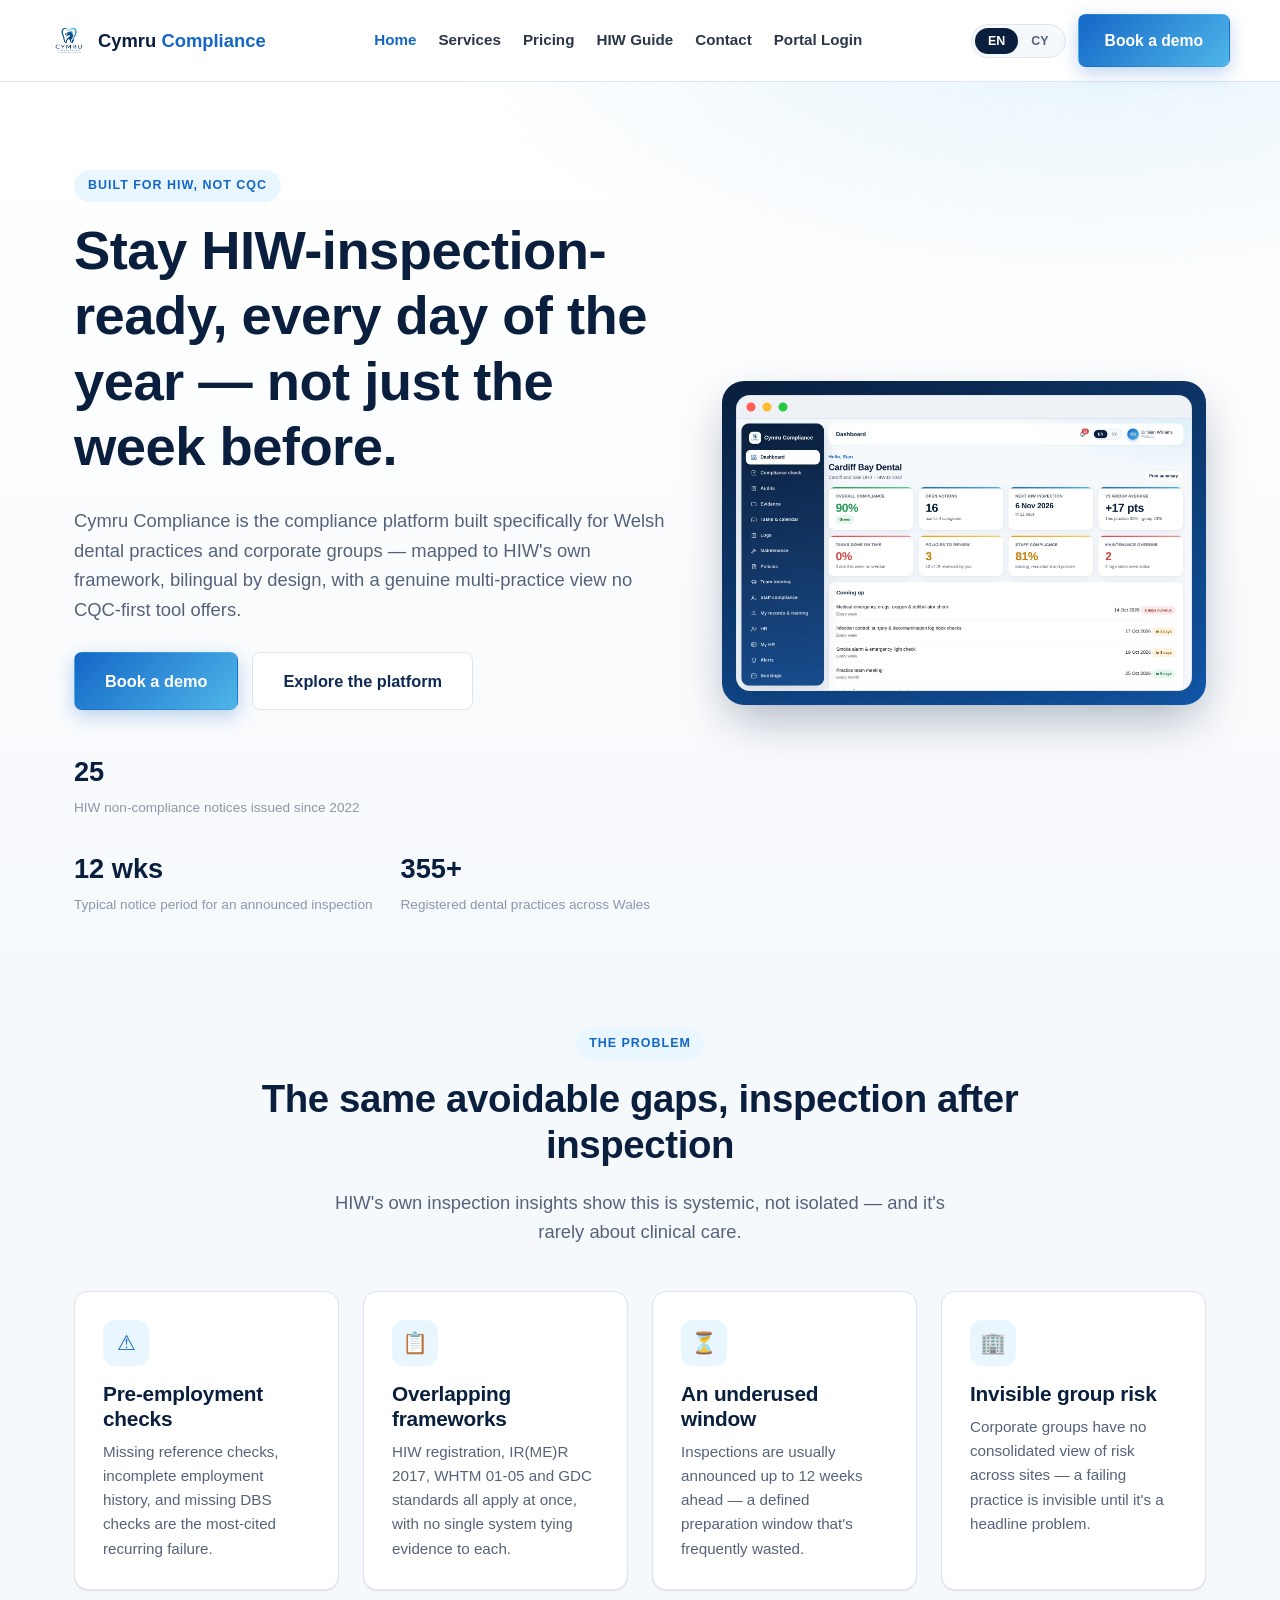
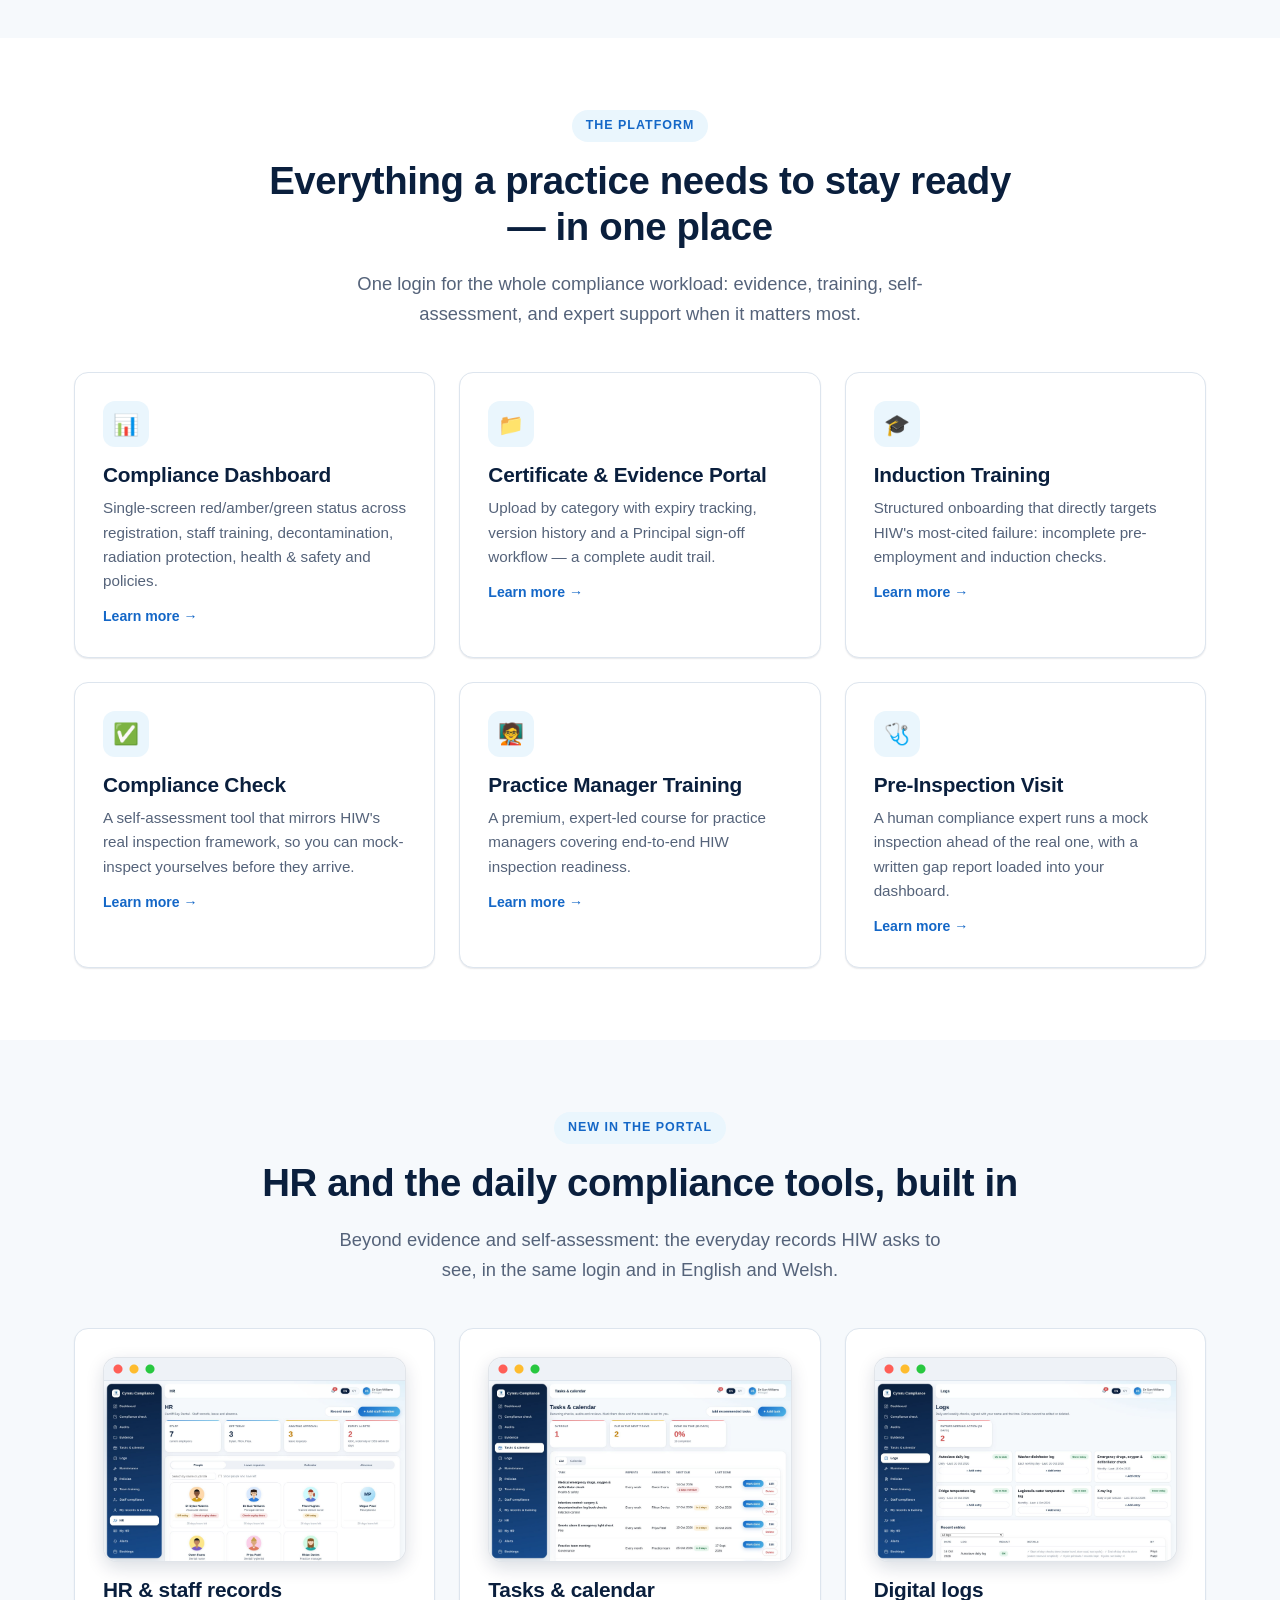
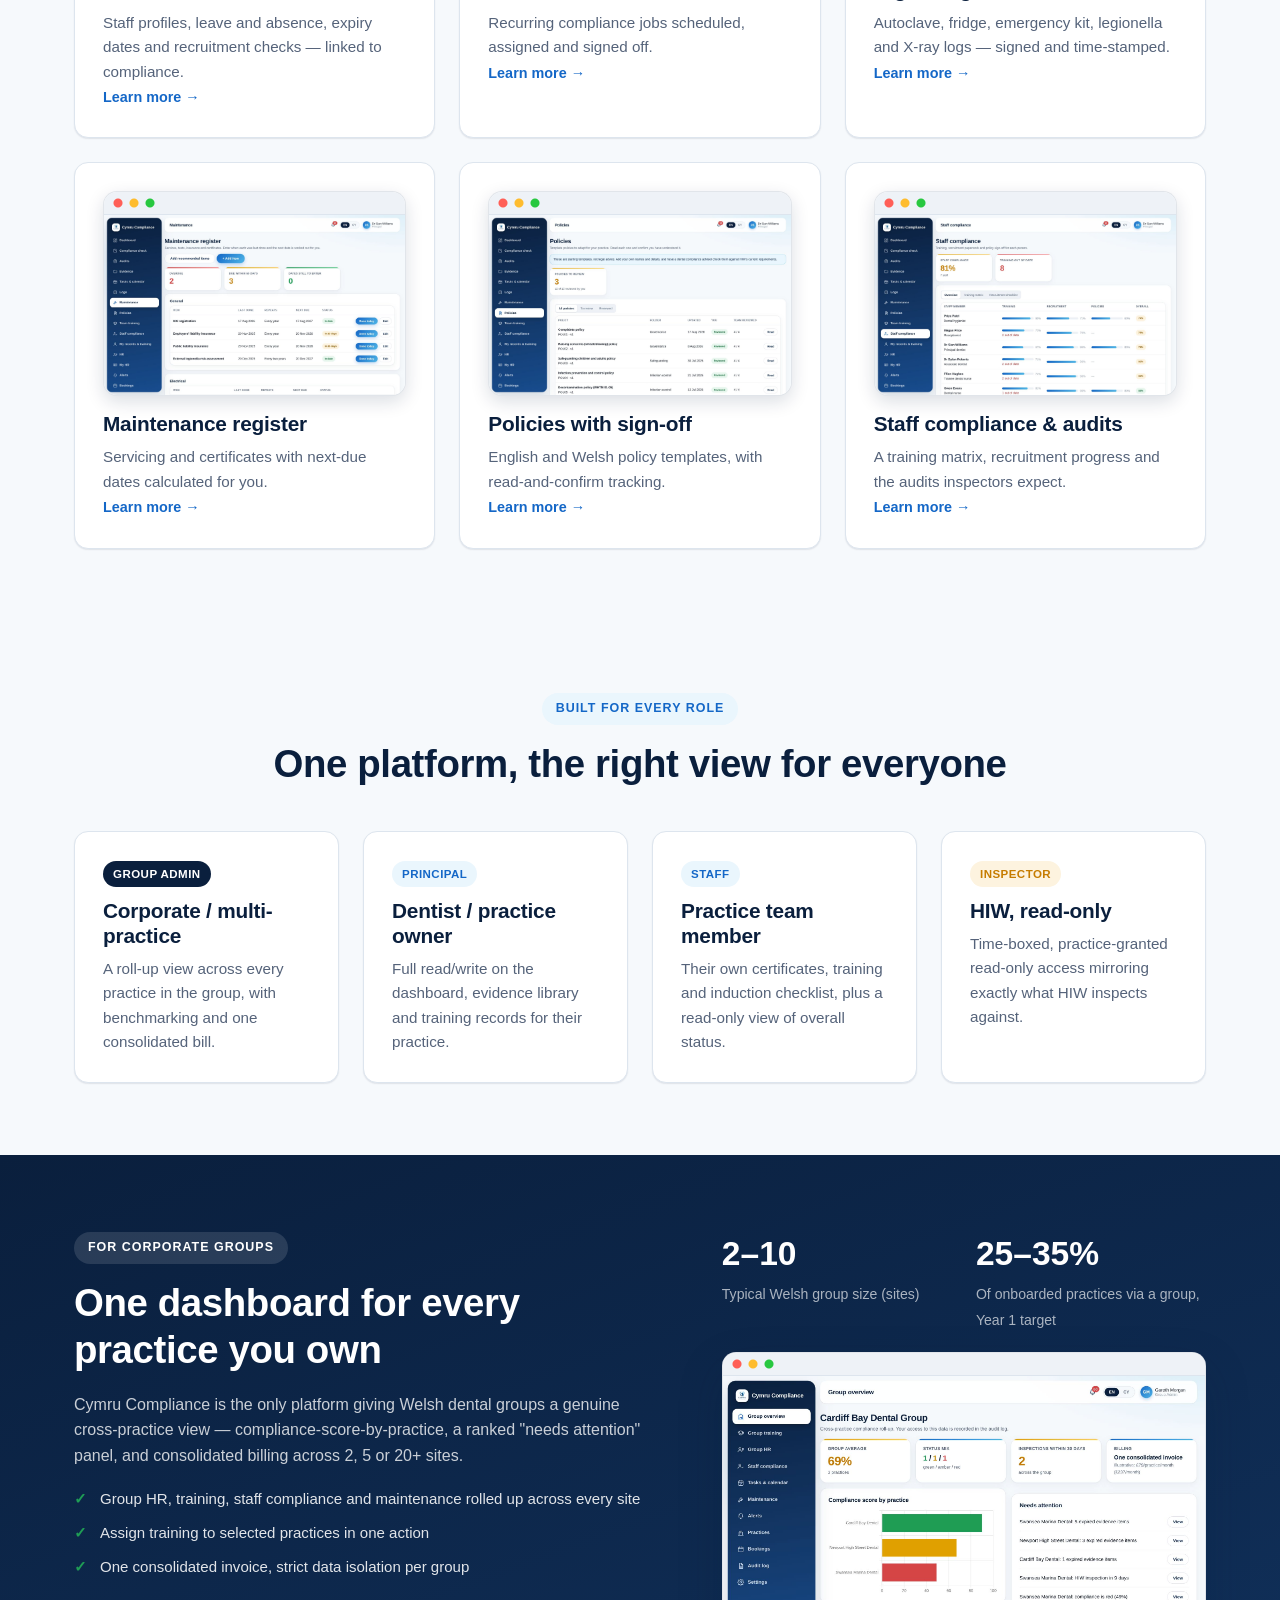
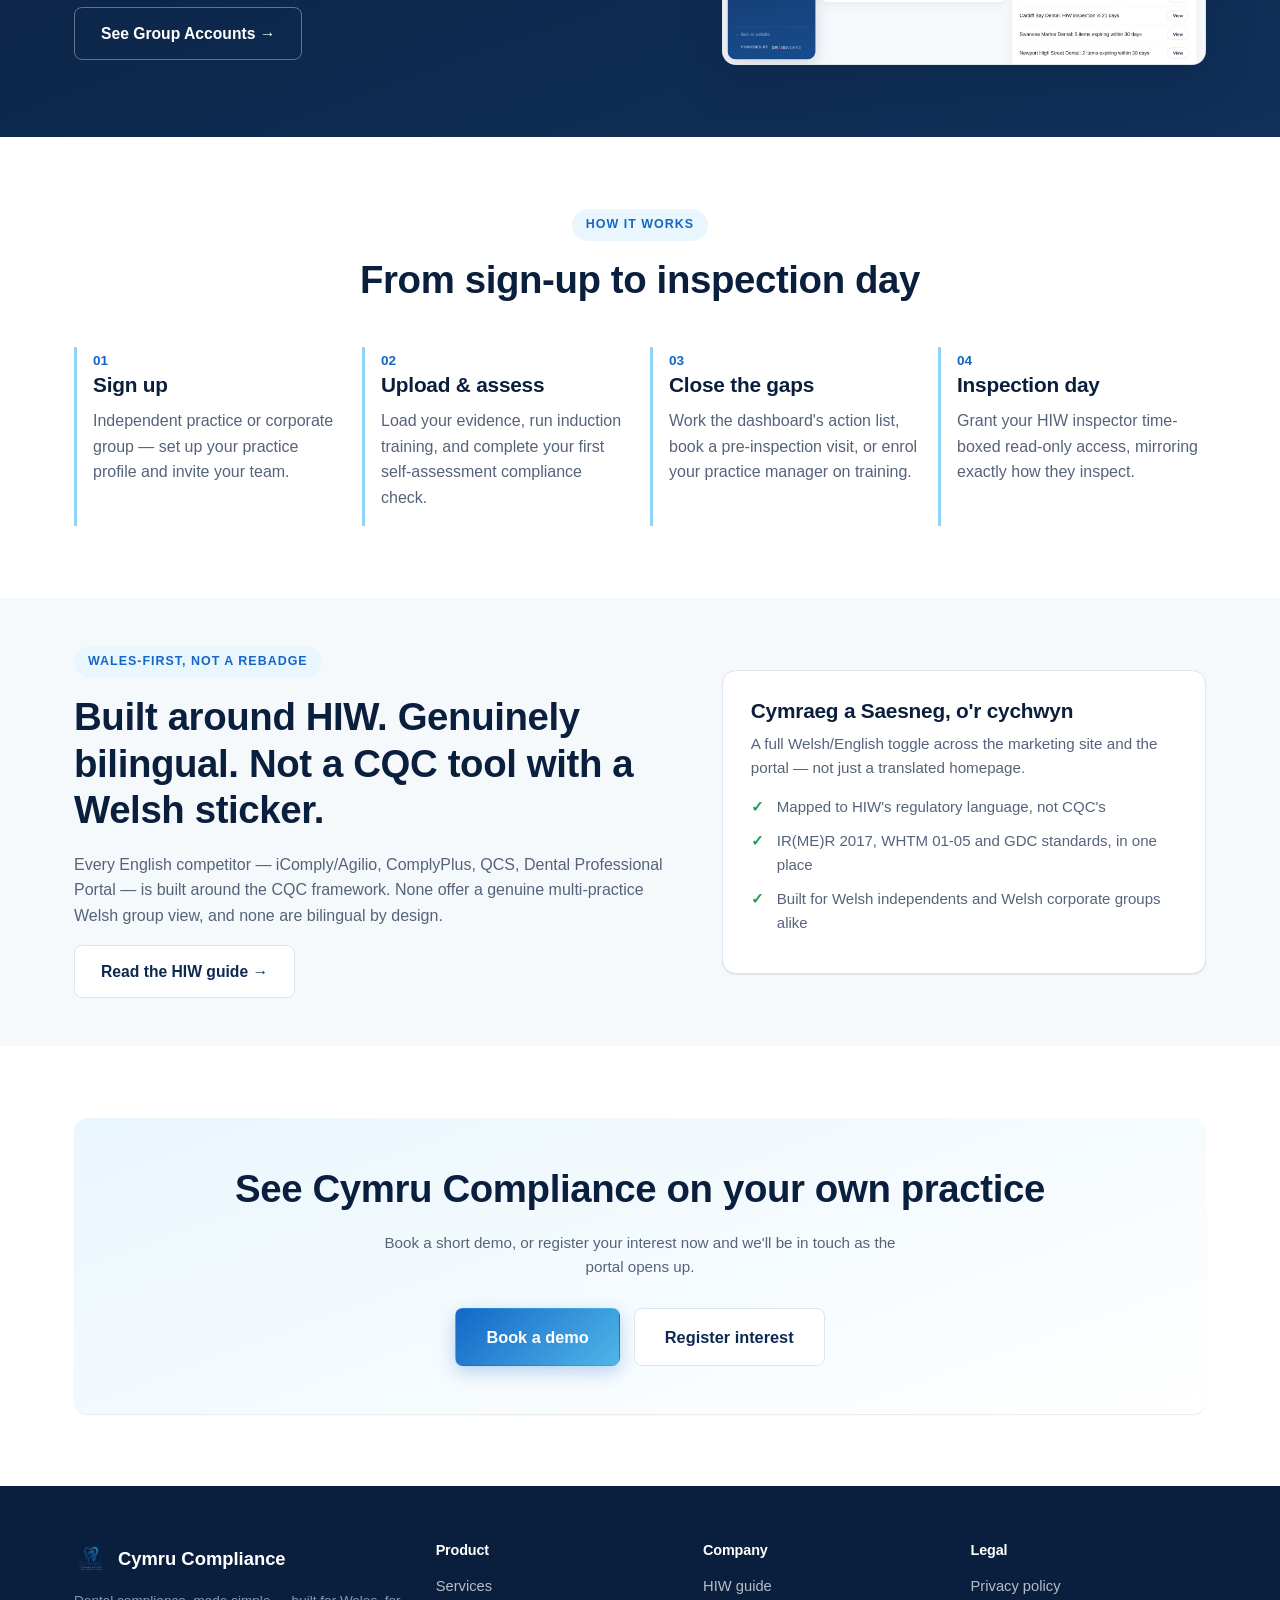
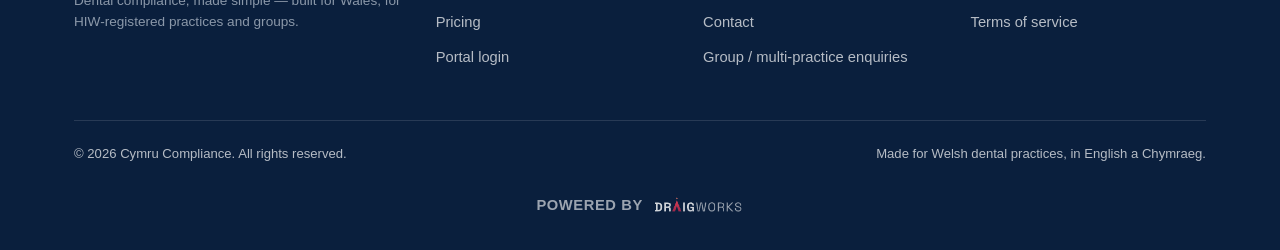
<file: index.html>
<!doctype html>
<html lang="en">
<head>
<meta charset="UTF-8">
<meta name="viewport" content="width=device-width, initial-scale=1">
<title>Cymru Compliance — HIW inspection-readiness for Welsh dental practices</title>
<meta name="description" content="The compliance platform built for Welsh dental practices and groups — stay HIW-inspection-ready, in English and Welsh.">
<link rel="icon" href="img/favicon-32.png" sizes="32x32">
<link rel="apple-touch-icon" href="img/apple-touch-icon.png">
<link rel="stylesheet" href="css/style.css">
</head>
<body data-page="home">
<a class="skip-link" href="#main">Skip to content</a>

<header class="site-header">
  <div class="container nav">
    <a href="index.html" class="brand"><img src="img/logo-header.png" alt="Cymru Compliance logo" width="38" height="38"><span>Cymru <span class="cy">Compliance</span></span></a>
    <nav class="nav-links" id="nav-links">
      <a href="index.html" data-i18n="nav-home">Home</a>
      <a href="services.html" data-i18n="nav-services">Services</a>
      <a href="pricing.html" data-i18n="nav-pricing">Pricing</a>
      <a href="hiw-guide.html" data-i18n="nav-hiw">HIW Guide</a>
      <a href="contact.html" data-i18n="nav-contact">Contact</a>
      <a href="portal/app.html" data-i18n="nav-portal">Portal Login</a>
    </nav>
    <div class="nav-actions">
      <div class="lang-toggle">
        <button data-lang="en" class="active">EN</button>
        <button data-lang="cy">CY</button>
      </div>
      <a href="contact.html" class="btn btn-primary desktop-only" data-i18n="nav-cta">Book a demo</a>
      <button class="nav-toggle" aria-label="Toggle navigation" aria-expanded="false">
        <span></span><span></span><span></span>
      </button>
    </div>
  </div>
</header>

<main id="main">

  <!-- HERO -->
  <section class="hero">
    <div class="container hero-grid">
      <div>
        <span class="eyebrow" data-i18n="hero-eyebrow">Built for HIW, not CQC</span>
        <h1 data-i18n="hero-title">Stay HIW-inspection-ready, every day of the year — not just the week before.</h1>
        <p class="lede" data-i18n="hero-sub">Cymru Compliance is the compliance platform built specifically for Welsh dental practices and corporate groups — mapped to HIW's own framework, bilingual by design, with a genuine multi-practice view no CQC-first tool offers.</p>
        <div class="hero-actions">
          <a href="contact.html" class="btn btn-primary btn-lg" data-i18n="hero-cta-primary">Book a demo</a>
          <a href="services.html" class="btn btn-secondary btn-lg" data-i18n="hero-cta-secondary">Explore the platform</a>
        </div>
        <div class="hero-stats">
          <div class="hero-stat"><strong>25</strong><span data-i18n="hero-stat-1">HIW non-compliance notices issued since 2022</span></div>
          <div class="hero-stat"><strong>12&nbsp;wks</strong><span data-i18n="hero-stat-2">Typical notice period for an announced inspection</span></div>
          <div class="hero-stat"><strong>355+</strong><span data-i18n="hero-stat-3">Registered dental practices across Wales</span></div>
        </div>
      </div>
      <div class="hero-visual shot-visual">
        <figure class="shot"><img src="img/screens/dashboard.jpg" alt="Cymru Compliance dashboard" width="1800" height="1075"></figure>
      </div>
    </div>
  </section>

  <!-- PROBLEM -->
  <section class="band tight">
    <div class="container">
      <div class="section-head center">
        <span class="eyebrow" data-i18n="problem-eyebrow">The problem</span>
        <h2 data-i18n="problem-title">The same avoidable gaps, inspection after inspection</h2>
        <p class="lede" style="margin:0 auto;" data-i18n="problem-sub">HIW's own inspection insights show this is systemic, not isolated — and it's rarely about clinical care.</p>
      </div>
      <div class="grid grid-4">
        <div class="card">
          <div class="icon">⚠</div>
          <h3 data-i18n="problem-1-title">Pre-employment checks</h3>
          <p data-i18n="problem-1-body">Missing reference checks, incomplete employment history, and missing DBS checks are the most-cited recurring failure.</p>
        </div>
        <div class="card">
          <div class="icon">📋</div>
          <h3 data-i18n="problem-2-title">Overlapping frameworks</h3>
          <p data-i18n="problem-2-body">HIW registration, IR(ME)R 2017, WHTM 01-05 and GDC standards all apply at once, with no single system tying evidence to each.</p>
        </div>
        <div class="card">
          <div class="icon">⏳</div>
          <h3 data-i18n="problem-3-title">An underused window</h3>
          <p data-i18n="problem-3-body">Inspections are usually announced up to 12 weeks ahead — a defined preparation window that's frequently wasted.</p>
        </div>
        <div class="card">
          <div class="icon">🏢</div>
          <h3 data-i18n="problem-4-title">Invisible group risk</h3>
          <p data-i18n="problem-4-body">Corporate groups have no consolidated view of risk across sites — a failing practice is invisible until it's a headline problem.</p>
        </div>
      </div>
    </div>
  </section>

  <!-- SOLUTION / FEATURES -->
  <section id="platform">
    <div class="container">
      <div class="section-head center">
        <span class="eyebrow" data-i18n="features-eyebrow">The platform</span>
        <h2 data-i18n="features-title">Everything a practice needs to stay ready — in one place</h2>
        <p class="lede" style="margin:0 auto;" data-i18n="features-sub">One login for the whole compliance workload: evidence, training, self-assessment, and expert support when it matters most.</p>
      </div>
      <div class="grid grid-3">
        <div class="card">
          <div class="icon">📊</div>
          <h3 data-i18n="feat-dashboard-title">Compliance Dashboard</h3>
          <p data-i18n="feat-dashboard-body">Single-screen red/amber/green status across registration, staff training, decontamination, radiation protection, health &amp; safety and policies.</p>
          <a href="services.html#dashboard" class="card-link" data-i18n="feat-learn-more">Learn more →</a>
        </div>
        <div class="card">
          <div class="icon">📁</div>
          <h3 data-i18n="feat-certs-title">Certificate &amp; Evidence Portal</h3>
          <p data-i18n="feat-certs-body">Upload by category with expiry tracking, version history and a Principal sign-off workflow — a complete audit trail.</p>
          <a href="services.html#certificates" class="card-link" data-i18n="feat-learn-more">Learn more →</a>
        </div>
        <div class="card">
          <div class="icon">🎓</div>
          <h3 data-i18n="feat-induction-title">Induction Training</h3>
          <p data-i18n="feat-induction-body">Structured onboarding that directly targets HIW's most-cited failure: incomplete pre-employment and induction checks.</p>
          <a href="services.html#induction" class="card-link" data-i18n="feat-learn-more">Learn more →</a>
        </div>
        <div class="card">
          <div class="icon">✅</div>
          <h3 data-i18n="feat-check-title">Compliance Check</h3>
          <p data-i18n="feat-check-body">A self-assessment tool that mirrors HIW's real inspection framework, so you can mock-inspect yourselves before they arrive.</p>
          <a href="services.html#compliance-check" class="card-link" data-i18n="feat-learn-more">Learn more →</a>
        </div>
        <div class="card">
          <div class="icon">🧑‍🏫</div>
          <h3 data-i18n="feat-pmtraining-title">Practice Manager Training</h3>
          <p data-i18n="feat-pmtraining-body">A premium, expert-led course for practice managers covering end-to-end HIW inspection readiness.</p>
          <a href="services.html#pm-training" class="card-link" data-i18n="feat-learn-more">Learn more →</a>
        </div>
        <div class="card">
          <div class="icon">🩺</div>
          <h3 data-i18n="feat-visit-title">Pre-Inspection Visit</h3>
          <p data-i18n="feat-visit-body">A human compliance expert runs a mock inspection ahead of the real one, with a written gap report loaded into your dashboard.</p>
          <a href="services.html#pre-inspection" class="card-link" data-i18n="feat-learn-more">Learn more →</a>
        </div>
      </div>
    </div>
  </section>

  <!-- NEW: DAY-TO-DAY TOOLS -->
  <section class="band">
    <div class="container">
      <div class="section-head center">
        <span class="eyebrow" data-i18n="new-eyebrow">New in the portal</span>
        <h2 data-i18n="new-title">HR and the daily compliance tools, built in</h2>
        <p class="lede" style="margin:0 auto;" data-i18n="new-sub">Beyond evidence and self-assessment: the everyday records HIW asks to see, in the same login and in English and Welsh.</p>
      </div>
      <div class="grid grid-3">
        <a class="card feature-card" href="services.html#hr">
          <figure class="shot"><img src="img/screens/hr.jpg" alt="HR &amp; staff records" loading="lazy" width="1800" height="1075"></figure>
          <h3 data-i18n="new-hr-title">HR &amp; staff records</h3>
          <p data-i18n="new-hr-body">Staff profiles, leave and absence, expiry dates and recruitment checks — linked to compliance.</p>
          <span class="card-link" data-i18n="feat-learn-more">Learn more →</span>
        </a>
        <a class="card feature-card" href="services.html#tasks">
          <figure class="shot"><img src="img/screens/tasks.jpg" alt="Tasks &amp; calendar" loading="lazy" width="1800" height="1075"></figure>
          <h3 data-i18n="new-tasks-title">Tasks &amp; calendar</h3>
          <p data-i18n="new-tasks-body">Recurring compliance jobs scheduled, assigned and signed off.</p>
          <span class="card-link" data-i18n="feat-learn-more">Learn more →</span>
        </a>
        <a class="card feature-card" href="services.html#logs">
          <figure class="shot"><img src="img/screens/logs.jpg" alt="Digital logs" loading="lazy" width="1800" height="1075"></figure>
          <h3 data-i18n="new-logs-title">Digital logs</h3>
          <p data-i18n="new-logs-body">Autoclave, fridge, emergency kit, legionella and X-ray logs — signed and time-stamped.</p>
          <span class="card-link" data-i18n="feat-learn-more">Learn more →</span>
        </a>
        <a class="card feature-card" href="services.html#maintenance">
          <figure class="shot"><img src="img/screens/maintenance.jpg" alt="Maintenance register" loading="lazy" width="1800" height="1075"></figure>
          <h3 data-i18n="new-maintenance-title">Maintenance register</h3>
          <p data-i18n="new-maintenance-body">Servicing and certificates with next-due dates calculated for you.</p>
          <span class="card-link" data-i18n="feat-learn-more">Learn more →</span>
        </a>
        <a class="card feature-card" href="services.html#policies">
          <figure class="shot"><img src="img/screens/policies.jpg" alt="Policies with sign-off" loading="lazy" width="1800" height="1075"></figure>
          <h3 data-i18n="new-policies-title">Policies with sign-off</h3>
          <p data-i18n="new-policies-body">English and Welsh policy templates, with read-and-confirm tracking.</p>
          <span class="card-link" data-i18n="feat-learn-more">Learn more →</span>
        </a>
        <a class="card feature-card" href="services.html#staff-compliance">
          <figure class="shot"><img src="img/screens/staff-compliance.jpg" alt="Staff compliance &amp; audits" loading="lazy" width="1800" height="1075"></figure>
          <h3 data-i18n="new-staff-compliance-title">Staff compliance &amp; audits</h3>
          <p data-i18n="new-staff-compliance-body">A training matrix, recruitment progress and the audits inspectors expect.</p>
          <span class="card-link" data-i18n="feat-learn-more">Learn more →</span>
        </a>
      </div>
    </div>
  </section>

  <!-- ACCESS TIERS -->
  <section class="band">
    <div class="container">
      <div class="section-head center">
        <span class="eyebrow" data-i18n="tiers-eyebrow">Built for every role</span>
        <h2 data-i18n="tiers-title">One platform, the right view for everyone</h2>
      </div>
      <div class="grid grid-4">
        <div class="card">
          <span class="tag navy" data-i18n="tier-groupadmin-tag">Group Admin</span>
          <h3 style="margin-top:12px;" data-i18n="tier-groupadmin-title">Corporate / multi-practice</h3>
          <p data-i18n="tier-groupadmin-body">A roll-up view across every practice in the group, with benchmarking and one consolidated bill.</p>
        </div>
        <div class="card">
          <span class="tag" data-i18n="tier-principal-tag">Principal</span>
          <h3 style="margin-top:12px;" data-i18n="tier-principal-title">Dentist / practice owner</h3>
          <p data-i18n="tier-principal-body">Full read/write on the dashboard, evidence library and training records for their practice.</p>
        </div>
        <div class="card">
          <span class="tag" data-i18n="tier-staff-tag">Staff</span>
          <h3 style="margin-top:12px;" data-i18n="tier-staff-title">Practice team member</h3>
          <p data-i18n="tier-staff-body">Their own certificates, training and induction checklist, plus a read-only view of overall status.</p>
        </div>
        <div class="card">
          <span class="tag amber" data-i18n="tier-inspector-tag">Inspector</span>
          <h3 style="margin-top:12px;" data-i18n="tier-inspector-title">HIW, read-only</h3>
          <p data-i18n="tier-inspector-body">Time-boxed, practice-granted read-only access mirroring exactly what HIW inspects against.</p>
        </div>
      </div>
    </div>
  </section>

  <!-- GROUPS CALLOUT -->
  <section class="band-navy">
    <div class="container">
      <div class="hero-grid">
        <div>
          <span class="eyebrow" style="background:rgba(255,255,255,0.12);color:#fff;" data-i18n="groups-eyebrow">For corporate groups</span>
          <h2 data-i18n="groups-title">One dashboard for every practice you own</h2>
          <p data-i18n="groups-body">Cymru Compliance is the only platform giving Welsh dental groups a genuine cross-practice view — compliance-score-by-practice, a ranked "needs attention" panel, and consolidated billing across 2, 5 or 20+ sites.</p>
          <ul class="card-list light" style="margin:18px 0;">
            <li data-i18n="groups-li-1">Group HR, training, staff compliance and maintenance rolled up across every site</li>
            <li data-i18n="groups-li-2">Assign training to selected practices in one action</li>
            <li data-i18n="groups-li-3">One consolidated invoice, strict data isolation per group</li>
          </ul>
          <div class="hero-actions">
            <a href="services.html#groups" class="btn btn-ghost" data-i18n="groups-cta">See Group Accounts →</a>
          </div>
        </div>
        <div>
          <div class="stat-strip">
            <div><strong>2–10</strong><span data-i18n="groups-stat-1">Typical Welsh group size (sites)</span></div>
            <div><strong>25–35%</strong><span data-i18n="groups-stat-2">Of onboarded practices via a group, Year 1 target</span></div>
          </div>
          <figure class="shot" style="margin-top:20px;"><img src="img/screens/group.jpg" alt="Group overview dashboard" loading="lazy" width="1800" height="1075"></figure>
        </div>
      </div>
    </div>
  </section>

  <!-- JOURNEY -->
  <section>
    <div class="container">
      <div class="section-head center">
        <span class="eyebrow" data-i18n="journey-eyebrow">How it works</span>
        <h2 data-i18n="journey-title">From sign-up to inspection day</h2>
      </div>
      <div class="steps">
        <div class="step">
          <span class="num">01</span>
          <h3 data-i18n="journey-1-title">Sign up</h3>
          <p data-i18n="journey-1-body">Independent practice or corporate group — set up your practice profile and invite your team.</p>
        </div>
        <div class="step">
          <span class="num">02</span>
          <h3 data-i18n="journey-2-title">Upload &amp; assess</h3>
          <p data-i18n="journey-2-body">Load your evidence, run induction training, and complete your first self-assessment compliance check.</p>
        </div>
        <div class="step">
          <span class="num">03</span>
          <h3 data-i18n="journey-3-title">Close the gaps</h3>
          <p data-i18n="journey-3-body">Work the dashboard's action list, book a pre-inspection visit, or enrol your practice manager on training.</p>
        </div>
        <div class="step">
          <span class="num">04</span>
          <h3 data-i18n="journey-4-title">Inspection day</h3>
          <p data-i18n="journey-4-body">Grant your HIW inspector time-boxed read-only access, mirroring exactly how they inspect.</p>
        </div>
      </div>
    </div>
  </section>

  <!-- WHY WALES -->
  <section class="band tight">
    <div class="container hero-grid">
      <div>
        <span class="eyebrow" data-i18n="wales-eyebrow">Wales-first, not a rebadge</span>
        <h2 data-i18n="wales-title">Built around HIW. Genuinely bilingual. Not a CQC tool with a Welsh sticker.</h2>
        <p data-i18n="wales-body">Every English competitor — iComply/Agilio, ComplyPlus, QCS, Dental Professional Portal — is built around the CQC framework. None offer a genuine multi-practice Welsh group view, and none are bilingual by design.</p>
        <a href="hiw-guide.html" class="btn btn-secondary" data-i18n="wales-cta">Read the HIW guide →</a>
      </div>
      <div class="card">
        <h3 data-i18n="wales-card-title">Cymraeg a Saesneg, o'r cychwyn</h3>
        <p data-i18n="wales-card-body">A full Welsh/English toggle across the marketing site and the portal — not just a translated homepage.</p>
        <ul class="card-list">
          <li data-i18n="wales-li-1">Mapped to HIW's regulatory language, not CQC's</li>
          <li data-i18n="wales-li-2">IR(ME)R 2017, WHTM 01-05 and GDC standards, in one place</li>
          <li data-i18n="wales-li-3">Built for Welsh independents and Welsh corporate groups alike</li>
        </ul>
      </div>
    </div>
  </section>

  <!-- CTA -->
  <section>
    <div class="container">
      <div class="card" style="padding:48px;text-align:center;background:linear-gradient(160deg,var(--sky-100),var(--white));border:none;">
        <h2 data-i18n="cta-title">See Cymru Compliance on your own practice</h2>
        <p class="lede" style="margin:0 auto 24px;" data-i18n="cta-body">Book a short demo, or register your interest now and we'll be in touch as the portal opens up.</p>
        <div class="hero-actions" style="justify-content:center;">
          <a href="contact.html" class="btn btn-primary btn-lg" data-i18n="cta-primary">Book a demo</a>
          <a href="contact.html#interest" class="btn btn-secondary btn-lg" data-i18n="cta-secondary">Register interest</a>
        </div>
      </div>
    </div>
  </section>

</main>

<footer class="site-footer">
  <div class="container">
    <div class="footer-grid">
      <div>
        <div class="brand"><img src="img/logo-header.png" alt="Cymru Compliance logo" style="width:34px;height:34px;"><span>Cymru Compliance</span></div>
        <p class="small" data-i18n="footer-tagline" style="margin-top:14px;">Dental compliance, made simple — built for Wales, for HIW-registered practices and groups.</p>
      </div>
      <div>
        <h4 data-i18n="footer-product">Product</h4>
        <ul>
          <li><a href="services.html" data-i18n="footer-services">Services</a></li>
          <li><a href="pricing.html" data-i18n="footer-pricing">Pricing</a></li>
          <li><a href="portal/app.html" data-i18n="footer-portal">Portal login</a></li>
        </ul>
      </div>
      <div>
        <h4 data-i18n="footer-company">Company</h4>
        <ul>
          <li><a href="hiw-guide.html" data-i18n="footer-hiw">HIW guide</a></li>
          <li><a href="contact.html" data-i18n="footer-contact">Contact</a></li>
          <li><a href="contact.html#group" data-i18n="footer-group">Group / multi-practice enquiries</a></li>
        </ul>
      </div>
      <div>
        <h4 data-i18n="footer-legal">Legal</h4>
        <ul>
          <li><a href="#" data-i18n="footer-privacy">Privacy policy</a></li>
          <li><a href="#" data-i18n="footer-terms">Terms of service</a></li>
        </ul>
      </div>
    </div>
    <div class="footer-bottom">
      <span>&copy; <span data-year></span> Cymru Compliance. <span data-i18n="footer-rights">All rights reserved.</span></span>
      <span data-i18n="footer-madefor">Made for Welsh dental practices, in English a Chymraeg.</span>
    </div>
  </div>
</footer>

<script src="js/site-config.js"></script>
<script src="js/translations.js"></script>
<script src="js/main.js"></script>
</body>
</html>
</file>
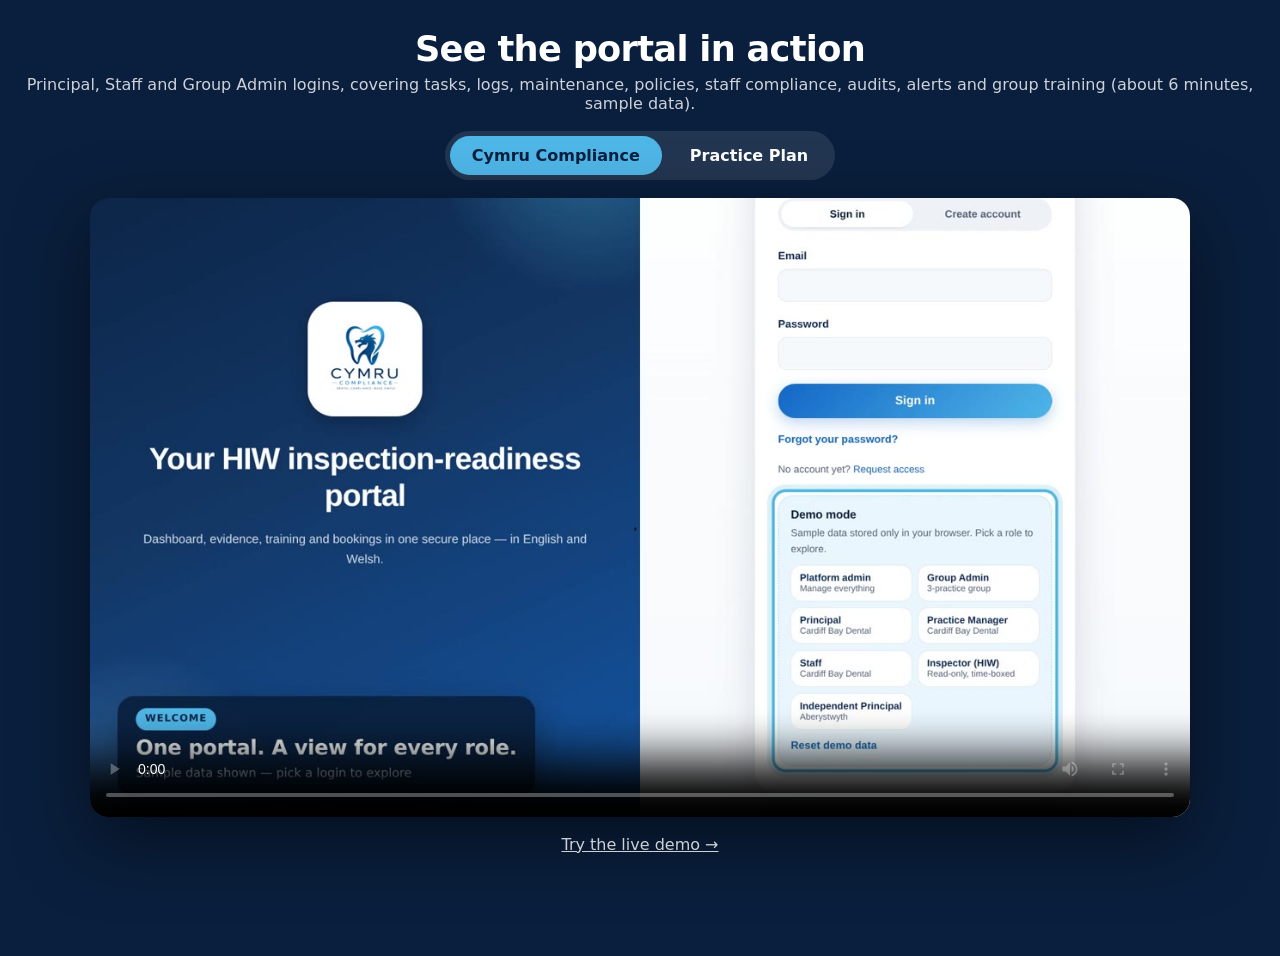
<file: promo/index.html>
<!doctype html>
<html lang="en"><head><meta charset="UTF-8"><meta name="viewport" content="width=device-width, initial-scale=1">
<meta name="robots" content="noindex"><title>Portal tour — Cymru Compliance</title>
<style>
 body{margin:0;font-family:Inter,"Segoe UI",system-ui,sans-serif;background:#0a1f3d;color:#fff;min-height:100vh;display:flex;flex-direction:column;align-items:center;padding:28px 16px}
 h1{font-size:clamp(1.4rem,3vw,2.2rem);margin:0 0 6px;letter-spacing:-.02em;text-align:center} p{margin:0 0 18px;opacity:.8;text-align:center}
 .tabs{display:flex;gap:6px;background:rgba(255,255,255,.1);padding:5px;border-radius:999px;margin-bottom:18px}
 .tabs button{border:0;background:transparent;color:#fff;font:inherit;font-weight:700;padding:10px 22px;border-radius:999px;cursor:pointer}
 .tabs button.on{background:#4fb6e8;color:#06203d} body.pp .tabs button.on{background:#e6b422;color:#0d0d0d} body.pp{background:#0d0d0d}
 video{width:min(1100px,100%);border-radius:18px;box-shadow:0 24px 70px rgba(0,0,0,.5);background:#000}
 a{color:inherit;opacity:.8;margin-top:18px}
</style></head><body>
<h1>See the portal in action</h1><p>Principal, Staff and Group Admin logins, covering tasks, logs, maintenance, policies, staff compliance, audits, alerts and group training (about 6 minutes, sample data).</p>
<div class="tabs"><button id="b1" class="on">Cymru Compliance</button><button id="b2">Practice Plan</button></div>
<video id="v" controls playsinline preload="metadata" poster="cymru-poster.jpg"><source src="cymru-compliance-promo.mp4" type="video/mp4"></video>
<a href="../portal/app.html">Try the live demo →</a>
<script>
 var v=document.getElementById("v"),b1=document.getElementById("b1"),b2=document.getElementById("b2");
 function pick(pp){ b1.classList.toggle("on",!pp); b2.classList.toggle("on",pp); document.body.classList.toggle("pp",pp);
   v.poster=pp?"practice-plan-poster.jpg":"cymru-poster.jpg"; v.src=pp?"practice-plan-promo.mp4":"cymru-compliance-promo.mp4"; v.load(); }
 b1.onclick=function(){pick(false)}; b2.onclick=function(){pick(true)};
</script></body></html>
</file>
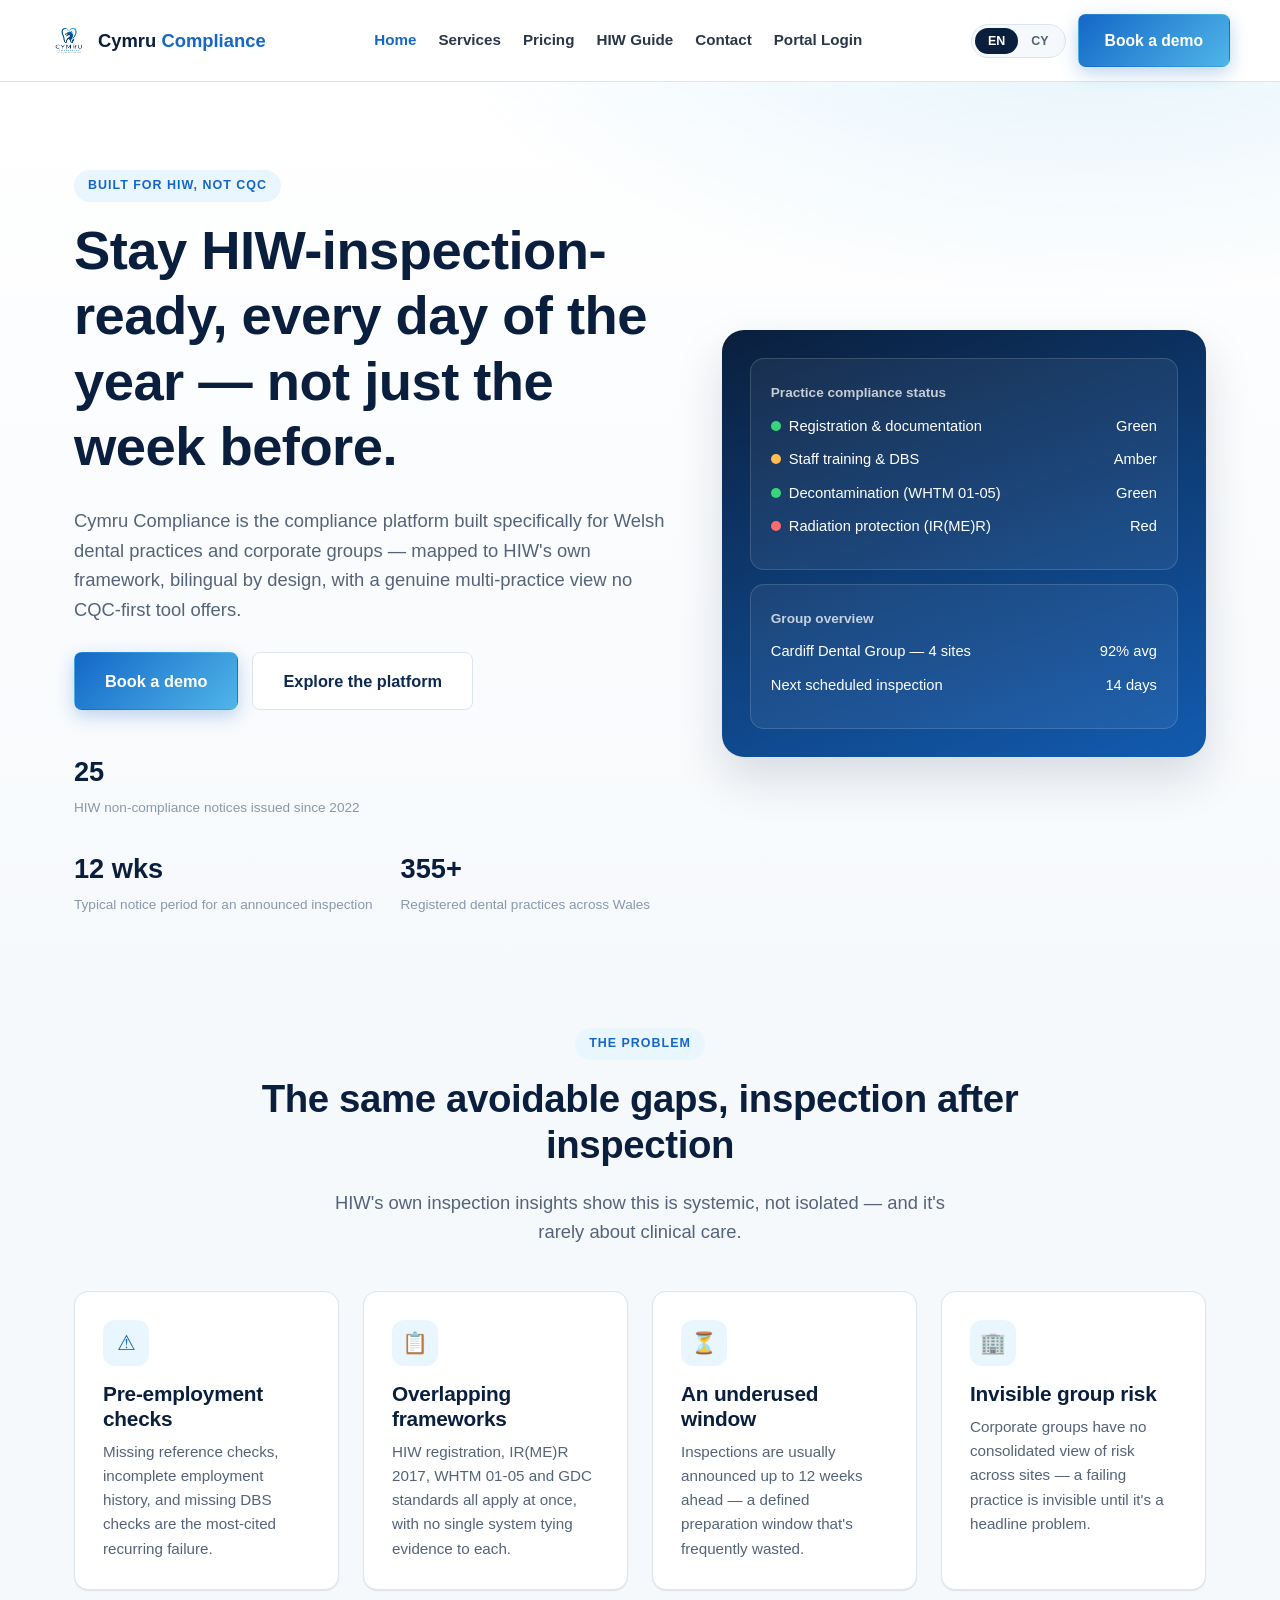
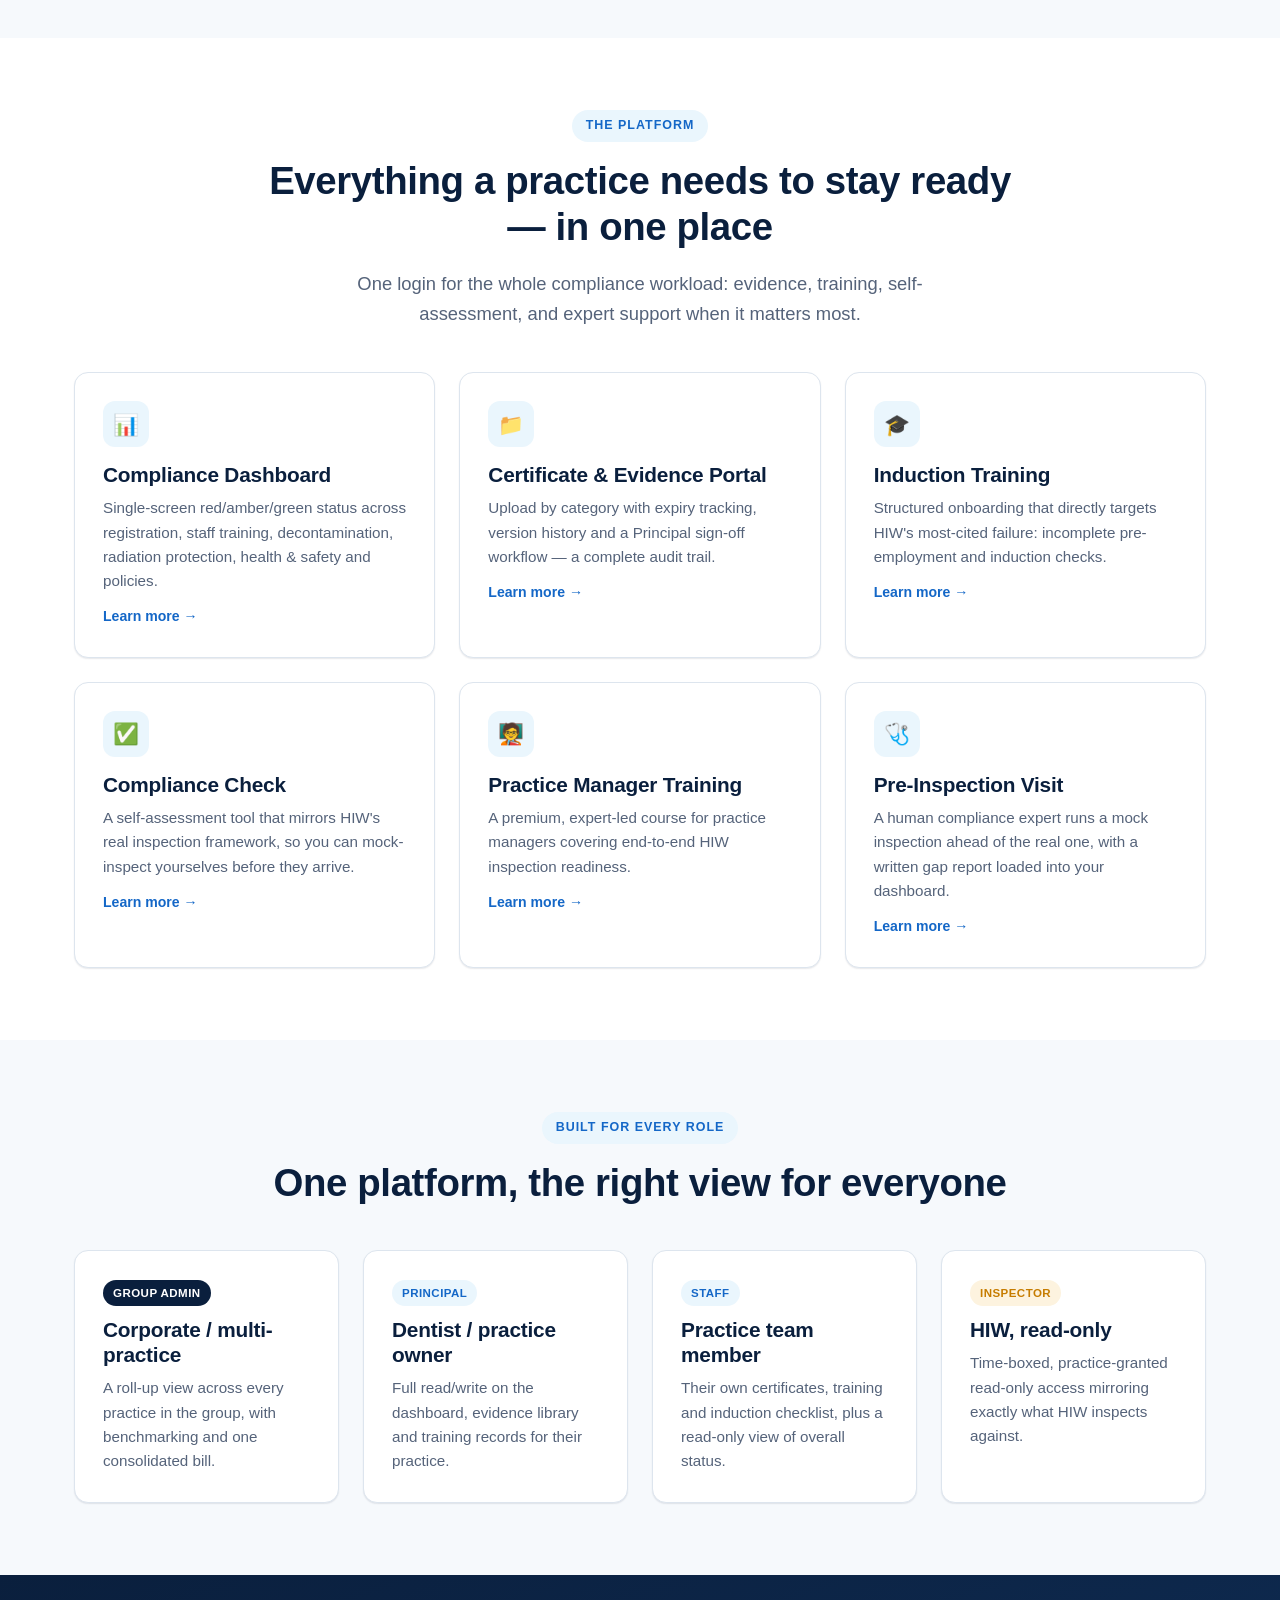
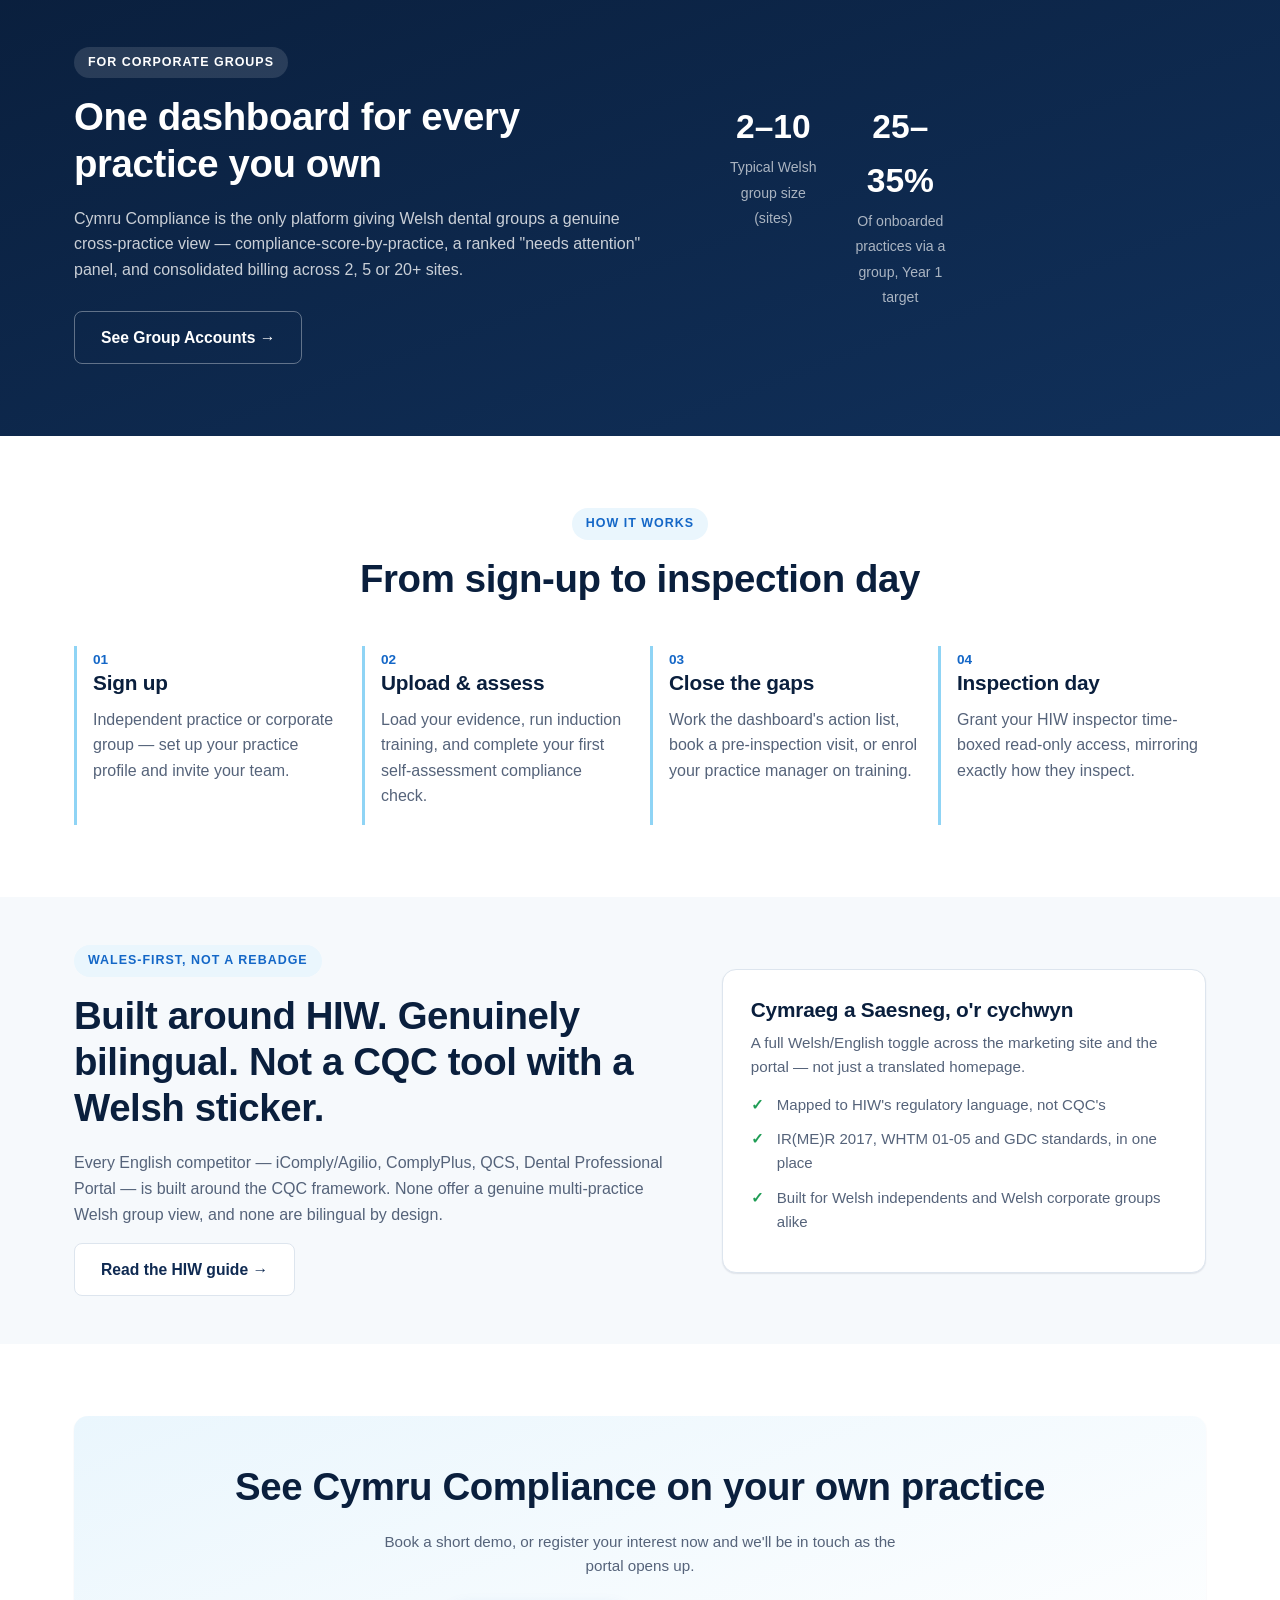
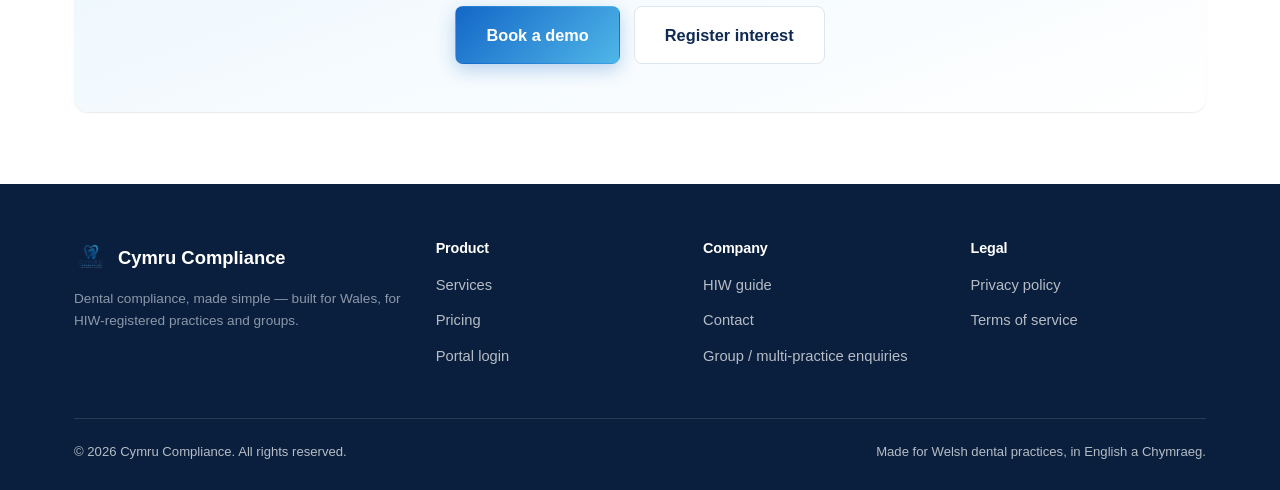
<file: website/index.html>
<!doctype html>
<html lang="en">
<head>
<meta charset="UTF-8">
<meta name="viewport" content="width=device-width, initial-scale=1">
<title>Cymru Compliance — HIW inspection-readiness for Welsh dental practices</title>
<meta name="description" content="The compliance platform built for Welsh dental practices and groups — stay HIW-inspection-ready, in English and Welsh.">
<link rel="icon" href="img/favicon-32.png" sizes="32x32">
<link rel="apple-touch-icon" href="img/apple-touch-icon.png">
<link rel="stylesheet" href="css/style.css">
</head>
<body data-page="home">
<a class="skip-link" href="#main">Skip to content</a>

<header class="site-header">
  <div class="container nav">
    <a href="index.html" class="brand"><img src="img/logo-header.png" alt="Cymru Compliance logo" width="38" height="38"><span>Cymru <span class="cy">Compliance</span></span></a>
    <nav class="nav-links" id="nav-links">
      <a href="index.html" data-i18n="nav-home">Home</a>
      <a href="services.html" data-i18n="nav-services">Services</a>
      <a href="pricing.html" data-i18n="nav-pricing">Pricing</a>
      <a href="hiw-guide.html" data-i18n="nav-hiw">HIW Guide</a>
      <a href="contact.html" data-i18n="nav-contact">Contact</a>
      <a href="portal/app.html" data-i18n="nav-portal">Portal Login</a>
    </nav>
    <div class="nav-actions">
      <div class="lang-toggle">
        <button data-lang="en" class="active">EN</button>
        <button data-lang="cy">CY</button>
      </div>
      <a href="contact.html" class="btn btn-primary desktop-only" data-i18n="nav-cta">Book a demo</a>
      <button class="nav-toggle" aria-label="Toggle navigation" aria-expanded="false">
        <span></span><span></span><span></span>
      </button>
    </div>
  </div>
</header>

<main id="main">

  <!-- HERO -->
  <section class="hero">
    <div class="container hero-grid">
      <div>
        <span class="eyebrow" data-i18n="hero-eyebrow">Built for HIW, not CQC</span>
        <h1 data-i18n="hero-title">Stay HIW-inspection-ready, every day of the year — not just the week before.</h1>
        <p class="lede" data-i18n="hero-sub">Cymru Compliance is the compliance platform built specifically for Welsh dental practices and corporate groups — mapped to HIW's own framework, bilingual by design, with a genuine multi-practice view no CQC-first tool offers.</p>
        <div class="hero-actions">
          <a href="contact.html" class="btn btn-primary btn-lg" data-i18n="hero-cta-primary">Book a demo</a>
          <a href="services.html" class="btn btn-secondary btn-lg" data-i18n="hero-cta-secondary">Explore the platform</a>
        </div>
        <div class="hero-stats">
          <div class="hero-stat"><strong>25</strong><span data-i18n="hero-stat-1">HIW non-compliance notices issued since 2022</span></div>
          <div class="hero-stat"><strong>12&nbsp;wks</strong><span data-i18n="hero-stat-2">Typical notice period for an announced inspection</span></div>
          <div class="hero-stat"><strong>355+</strong><span data-i18n="hero-stat-3">Registered dental practices across Wales</span></div>
        </div>
      </div>
      <div class="hero-visual" aria-hidden="true">
        <div class="panel">
          <strong style="font-size:0.85rem;opacity:0.75;">Practice compliance status</strong>
          <div class="rag-row"><span><span class="rag-dot green"></span>Registration &amp; documentation</span><span>Green</span></div>
          <div class="rag-row"><span><span class="rag-dot amber"></span>Staff training &amp; DBS</span><span>Amber</span></div>
          <div class="rag-row"><span><span class="rag-dot green"></span>Decontamination (WHTM 01-05)</span><span>Green</span></div>
          <div class="rag-row"><span><span class="rag-dot red"></span>Radiation protection (IR(ME)R)</span><span>Red</span></div>
        </div>
        <div class="panel">
          <strong style="font-size:0.85rem;opacity:0.75;">Group overview</strong>
          <div class="rag-row"><span>Cardiff Dental Group — 4 sites</span><span>92% avg</span></div>
          <div class="rag-row"><span>Next scheduled inspection</span><span>14 days</span></div>
        </div>
      </div>
    </div>
  </section>

  <!-- PROBLEM -->
  <section class="band tight">
    <div class="container">
      <div class="section-head center">
        <span class="eyebrow" data-i18n="problem-eyebrow">The problem</span>
        <h2 data-i18n="problem-title">The same avoidable gaps, inspection after inspection</h2>
        <p class="lede" style="margin:0 auto;" data-i18n="problem-sub">HIW's own inspection insights show this is systemic, not isolated — and it's rarely about clinical care.</p>
      </div>
      <div class="grid grid-4">
        <div class="card">
          <div class="icon">⚠</div>
          <h3 data-i18n="problem-1-title">Pre-employment checks</h3>
          <p data-i18n="problem-1-body">Missing reference checks, incomplete employment history, and missing DBS checks are the most-cited recurring failure.</p>
        </div>
        <div class="card">
          <div class="icon">📋</div>
          <h3 data-i18n="problem-2-title">Overlapping frameworks</h3>
          <p data-i18n="problem-2-body">HIW registration, IR(ME)R 2017, WHTM 01-05 and GDC standards all apply at once, with no single system tying evidence to each.</p>
        </div>
        <div class="card">
          <div class="icon">⏳</div>
          <h3 data-i18n="problem-3-title">An underused window</h3>
          <p data-i18n="problem-3-body">Inspections are usually announced up to 12 weeks ahead — a defined preparation window that's frequently wasted.</p>
        </div>
        <div class="card">
          <div class="icon">🏢</div>
          <h3 data-i18n="problem-4-title">Invisible group risk</h3>
          <p data-i18n="problem-4-body">Corporate groups have no consolidated view of risk across sites — a failing practice is invisible until it's a headline problem.</p>
        </div>
      </div>
    </div>
  </section>

  <!-- SOLUTION / FEATURES -->
  <section id="platform">
    <div class="container">
      <div class="section-head center">
        <span class="eyebrow" data-i18n="features-eyebrow">The platform</span>
        <h2 data-i18n="features-title">Everything a practice needs to stay ready — in one place</h2>
        <p class="lede" style="margin:0 auto;" data-i18n="features-sub">One login for the whole compliance workload: evidence, training, self-assessment, and expert support when it matters most.</p>
      </div>
      <div class="grid grid-3">
        <div class="card">
          <div class="icon">📊</div>
          <h3 data-i18n="feat-dashboard-title">Compliance Dashboard</h3>
          <p data-i18n="feat-dashboard-body">Single-screen red/amber/green status across registration, staff training, decontamination, radiation protection, health &amp; safety and policies.</p>
          <a href="services.html#dashboard" class="card-link" data-i18n="feat-learn-more">Learn more →</a>
        </div>
        <div class="card">
          <div class="icon">📁</div>
          <h3 data-i18n="feat-certs-title">Certificate &amp; Evidence Portal</h3>
          <p data-i18n="feat-certs-body">Upload by category with expiry tracking, version history and a Principal sign-off workflow — a complete audit trail.</p>
          <a href="services.html#certificates" class="card-link" data-i18n="feat-learn-more">Learn more →</a>
        </div>
        <div class="card">
          <div class="icon">🎓</div>
          <h3 data-i18n="feat-induction-title">Induction Training</h3>
          <p data-i18n="feat-induction-body">Structured onboarding that directly targets HIW's most-cited failure: incomplete pre-employment and induction checks.</p>
          <a href="services.html#induction" class="card-link" data-i18n="feat-learn-more">Learn more →</a>
        </div>
        <div class="card">
          <div class="icon">✅</div>
          <h3 data-i18n="feat-check-title">Compliance Check</h3>
          <p data-i18n="feat-check-body">A self-assessment tool that mirrors HIW's real inspection framework, so you can mock-inspect yourselves before they arrive.</p>
          <a href="services.html#compliance-check" class="card-link" data-i18n="feat-learn-more">Learn more →</a>
        </div>
        <div class="card">
          <div class="icon">🧑‍🏫</div>
          <h3 data-i18n="feat-pmtraining-title">Practice Manager Training</h3>
          <p data-i18n="feat-pmtraining-body">A premium, expert-led course for practice managers covering end-to-end HIW inspection readiness.</p>
          <a href="services.html#pm-training" class="card-link" data-i18n="feat-learn-more">Learn more →</a>
        </div>
        <div class="card">
          <div class="icon">🩺</div>
          <h3 data-i18n="feat-visit-title">Pre-Inspection Visit</h3>
          <p data-i18n="feat-visit-body">A human compliance expert runs a mock inspection ahead of the real one, with a written gap report loaded into your dashboard.</p>
          <a href="services.html#pre-inspection" class="card-link" data-i18n="feat-learn-more">Learn more →</a>
        </div>
      </div>
    </div>
  </section>

  <!-- ACCESS TIERS -->
  <section class="band">
    <div class="container">
      <div class="section-head center">
        <span class="eyebrow" data-i18n="tiers-eyebrow">Built for every role</span>
        <h2 data-i18n="tiers-title">One platform, the right view for everyone</h2>
      </div>
      <div class="grid grid-4">
        <div class="card">
          <span class="tag navy" data-i18n="tier-groupadmin-tag">Group Admin</span>
          <h3 style="margin-top:12px;" data-i18n="tier-groupadmin-title">Corporate / multi-practice</h3>
          <p data-i18n="tier-groupadmin-body">A roll-up view across every practice in the group, with benchmarking and one consolidated bill.</p>
        </div>
        <div class="card">
          <span class="tag" data-i18n="tier-principal-tag">Principal</span>
          <h3 style="margin-top:12px;" data-i18n="tier-principal-title">Dentist / practice owner</h3>
          <p data-i18n="tier-principal-body">Full read/write on the dashboard, evidence library and training records for their practice.</p>
        </div>
        <div class="card">
          <span class="tag" data-i18n="tier-staff-tag">Staff</span>
          <h3 style="margin-top:12px;" data-i18n="tier-staff-title">Practice team member</h3>
          <p data-i18n="tier-staff-body">Their own certificates, training and induction checklist, plus a read-only view of overall status.</p>
        </div>
        <div class="card">
          <span class="tag amber" data-i18n="tier-inspector-tag">Inspector</span>
          <h3 style="margin-top:12px;" data-i18n="tier-inspector-title">HIW, read-only</h3>
          <p data-i18n="tier-inspector-body">Time-boxed, practice-granted read-only access mirroring exactly what HIW inspects against.</p>
        </div>
      </div>
    </div>
  </section>

  <!-- GROUPS CALLOUT -->
  <section class="band-navy">
    <div class="container">
      <div class="hero-grid">
        <div>
          <span class="eyebrow" style="background:rgba(255,255,255,0.12);color:#fff;" data-i18n="groups-eyebrow">For corporate groups</span>
          <h2 data-i18n="groups-title">One dashboard for every practice you own</h2>
          <p data-i18n="groups-body">Cymru Compliance is the only platform giving Welsh dental groups a genuine cross-practice view — compliance-score-by-practice, a ranked "needs attention" panel, and consolidated billing across 2, 5 or 20+ sites.</p>
          <div class="hero-actions">
            <a href="services.html#groups" class="btn btn-ghost" data-i18n="groups-cta">See Group Accounts →</a>
          </div>
        </div>
        <div>
          <div class="stat-strip">
            <div><strong>2–10</strong><span data-i18n="groups-stat-1">Typical Welsh group size (sites)</span></div>
            <div><strong>25–35%</strong><span data-i18n="groups-stat-2">Of onboarded practices via a group, Year 1 target</span></div>
          </div>
        </div>
      </div>
    </div>
  </section>

  <!-- JOURNEY -->
  <section>
    <div class="container">
      <div class="section-head center">
        <span class="eyebrow" data-i18n="journey-eyebrow">How it works</span>
        <h2 data-i18n="journey-title">From sign-up to inspection day</h2>
      </div>
      <div class="steps">
        <div class="step">
          <span class="num">01</span>
          <h3 data-i18n="journey-1-title">Sign up</h3>
          <p data-i18n="journey-1-body">Independent practice or corporate group — set up your practice profile and invite your team.</p>
        </div>
        <div class="step">
          <span class="num">02</span>
          <h3 data-i18n="journey-2-title">Upload &amp; assess</h3>
          <p data-i18n="journey-2-body">Load your evidence, run induction training, and complete your first self-assessment compliance check.</p>
        </div>
        <div class="step">
          <span class="num">03</span>
          <h3 data-i18n="journey-3-title">Close the gaps</h3>
          <p data-i18n="journey-3-body">Work the dashboard's action list, book a pre-inspection visit, or enrol your practice manager on training.</p>
        </div>
        <div class="step">
          <span class="num">04</span>
          <h3 data-i18n="journey-4-title">Inspection day</h3>
          <p data-i18n="journey-4-body">Grant your HIW inspector time-boxed read-only access, mirroring exactly how they inspect.</p>
        </div>
      </div>
    </div>
  </section>

  <!-- WHY WALES -->
  <section class="band tight">
    <div class="container hero-grid">
      <div>
        <span class="eyebrow" data-i18n="wales-eyebrow">Wales-first, not a rebadge</span>
        <h2 data-i18n="wales-title">Built around HIW. Genuinely bilingual. Not a CQC tool with a Welsh sticker.</h2>
        <p data-i18n="wales-body">Every English competitor — iComply/Agilio, ComplyPlus, QCS, Dental Professional Portal — is built around the CQC framework. None offer a genuine multi-practice Welsh group view, and none are bilingual by design.</p>
        <a href="hiw-guide.html" class="btn btn-secondary" data-i18n="wales-cta">Read the HIW guide →</a>
      </div>
      <div class="card">
        <h3 data-i18n="wales-card-title">Cymraeg a Saesneg, o'r cychwyn</h3>
        <p data-i18n="wales-card-body">A full Welsh/English toggle across the marketing site and the portal — not just a translated homepage.</p>
        <ul class="card-list">
          <li data-i18n="wales-li-1">Mapped to HIW's regulatory language, not CQC's</li>
          <li data-i18n="wales-li-2">IR(ME)R 2017, WHTM 01-05 and GDC standards, in one place</li>
          <li data-i18n="wales-li-3">Built for Welsh independents and Welsh corporate groups alike</li>
        </ul>
      </div>
    </div>
  </section>

  <!-- CTA -->
  <section>
    <div class="container">
      <div class="card" style="padding:48px;text-align:center;background:linear-gradient(160deg,var(--sky-100),var(--white));border:none;">
        <h2 data-i18n="cta-title">See Cymru Compliance on your own practice</h2>
        <p class="lede" style="margin:0 auto 24px;" data-i18n="cta-body">Book a short demo, or register your interest now and we'll be in touch as the portal opens up.</p>
        <div class="hero-actions" style="justify-content:center;">
          <a href="contact.html" class="btn btn-primary btn-lg" data-i18n="cta-primary">Book a demo</a>
          <a href="contact.html#interest" class="btn btn-secondary btn-lg" data-i18n="cta-secondary">Register interest</a>
        </div>
      </div>
    </div>
  </section>

</main>

<footer class="site-footer">
  <div class="container">
    <div class="footer-grid">
      <div>
        <div class="brand"><img src="img/logo-header.png" alt="Cymru Compliance logo" style="width:34px;height:34px;"><span>Cymru Compliance</span></div>
        <p class="small" data-i18n="footer-tagline" style="margin-top:14px;">Dental compliance, made simple — built for Wales, for HIW-registered practices and groups.</p>
      </div>
      <div>
        <h4 data-i18n="footer-product">Product</h4>
        <ul>
          <li><a href="services.html" data-i18n="footer-services">Services</a></li>
          <li><a href="pricing.html" data-i18n="footer-pricing">Pricing</a></li>
          <li><a href="portal/app.html" data-i18n="footer-portal">Portal login</a></li>
        </ul>
      </div>
      <div>
        <h4 data-i18n="footer-company">Company</h4>
        <ul>
          <li><a href="hiw-guide.html" data-i18n="footer-hiw">HIW guide</a></li>
          <li><a href="contact.html" data-i18n="footer-contact">Contact</a></li>
          <li><a href="contact.html#group" data-i18n="footer-group">Group / multi-practice enquiries</a></li>
        </ul>
      </div>
      <div>
        <h4 data-i18n="footer-legal">Legal</h4>
        <ul>
          <li><a href="#" data-i18n="footer-privacy">Privacy policy</a></li>
          <li><a href="#" data-i18n="footer-terms">Terms of service</a></li>
        </ul>
      </div>
    </div>
    <div class="footer-bottom">
      <span>&copy; <span data-year></span> Cymru Compliance. <span data-i18n="footer-rights">All rights reserved.</span></span>
      <span data-i18n="footer-madefor">Made for Welsh dental practices, in English a Chymraeg.</span>
    </div>
  </div>
</footer>

<script src="js/site-config.js"></script>
<script src="js/translations.js"></script>
<script src="js/main.js"></script>
</body>
</html>
</file>
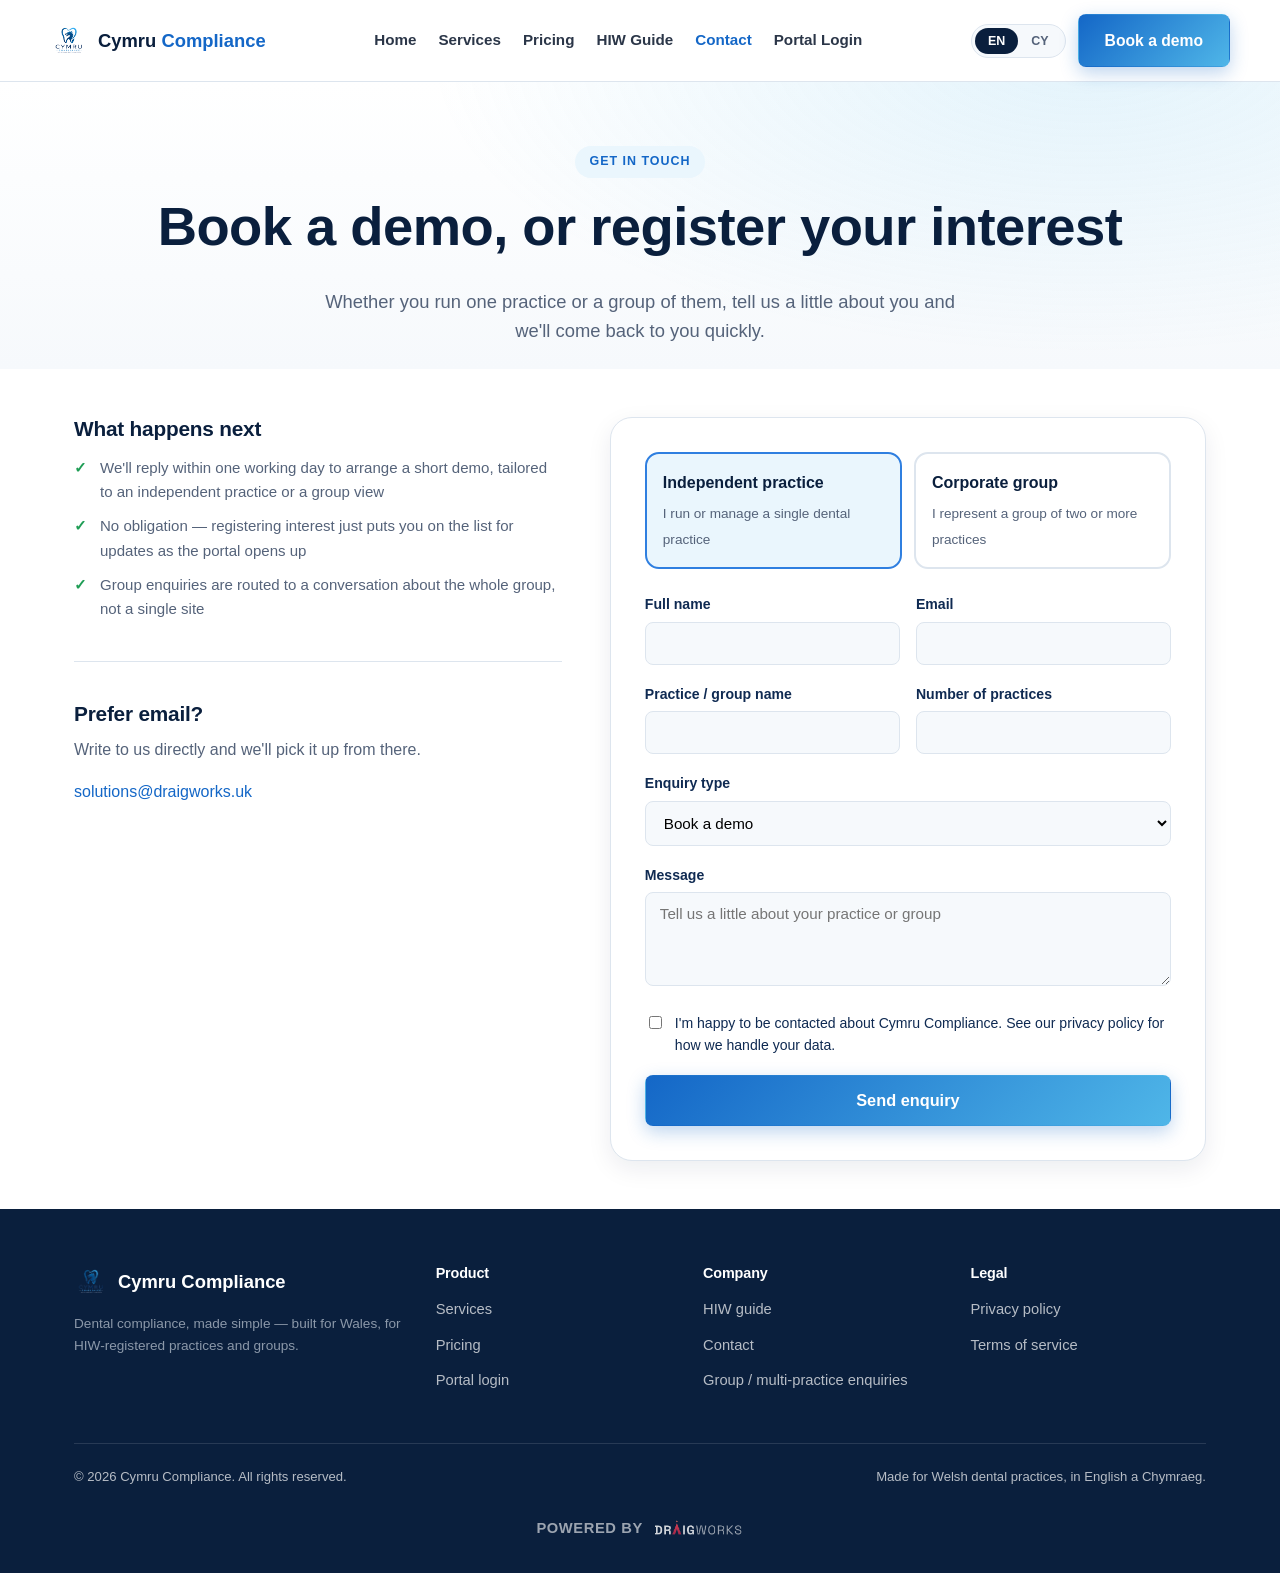
<file: contact.html>
<!doctype html>
<html lang="en">
<head>
<meta charset="UTF-8">
<meta name="viewport" content="width=device-width, initial-scale=1">
<title>Contact &amp; Book a Demo — Cymru Compliance</title>
<meta name="description" content="Book a demo, register your interest, or get in touch — separate paths for independent practices and corporate dental groups.">
<link rel="icon" href="img/favicon-32.png" sizes="32x32">
<link rel="apple-touch-icon" href="img/apple-touch-icon.png">
<link rel="stylesheet" href="css/style.css">
</head>
<body data-page="contact">
<a class="skip-link" href="#main">Skip to content</a>

<header class="site-header">
  <div class="container nav">
    <a href="index.html" class="brand"><img src="img/logo-header.png" alt="Cymru Compliance logo" width="38" height="38"><span>Cymru <span class="cy">Compliance</span></span></a>
    <nav class="nav-links" id="nav-links">
      <a href="index.html" data-i18n="nav-home">Home</a>
      <a href="services.html" data-i18n="nav-services">Services</a>
      <a href="pricing.html" data-i18n="nav-pricing">Pricing</a>
      <a href="hiw-guide.html" data-i18n="nav-hiw">HIW Guide</a>
      <a href="contact.html" data-i18n="nav-contact">Contact</a>
      <a href="portal/app.html" data-i18n="nav-portal">Portal Login</a>
    </nav>
    <div class="nav-actions">
      <div class="lang-toggle">
        <button data-lang="en" class="active">EN</button>
        <button data-lang="cy">CY</button>
      </div>
      <a href="contact.html" class="btn btn-primary desktop-only" data-i18n="nav-cta">Book a demo</a>
      <button class="nav-toggle" aria-label="Toggle navigation" aria-expanded="false">
        <span></span><span></span><span></span>
      </button>
    </div>
  </div>
</header>

<main id="main">

  <section class="hero" style="padding:64px 0 24px;">
    <div class="container text-center">
      <span class="eyebrow" data-i18n="contact-eyebrow">Get in touch</span>
      <h1 data-i18n="contact-title">Book a demo, or register your interest</h1>
      <p class="lede" style="margin:0 auto;" data-i18n="contact-sub">Whether you run one practice or a group of them, tell us a little about you and we'll come back to you quickly.</p>
    </div>
  </section>

  <section class="tight">
    <div class="container contact-grid">
      <div>
        <h3 data-i18n="contact-side-title">What happens next</h3>
        <ul class="card-list">
          <li data-i18n="contact-side-li-1">We'll reply within one working day to arrange a short demo, tailored to an independent practice or a group view</li>
          <li data-i18n="contact-side-li-2">No obligation — registering interest just puts you on the list for updates as the portal opens up</li>
          <li data-i18n="contact-side-li-3">Group enquiries are routed to a conversation about the whole group, not a single site</li>
        </ul>
        <hr class="divider">
        <h3 data-i18n="contact-side-title-2">Prefer email?</h3>
        <p data-i18n="contact-side-body-2">Write to us directly and we'll pick it up from there.</p>
        <p><a href="mailto:solutions@draigworks.uk">solutions@draigworks.uk</a></p>
      </div>

      <div class="form-shell">
        <div id="interest"></div>
        <form id="contact-form">
          <div class="path-toggle" data-input-target="practice-type" id="group">
            <div class="path-option selected" data-value="Independent practice">
              <strong data-i18n="contact-path-1-title">Independent practice</strong>
              <span data-i18n="contact-path-1-body">I run or manage a single dental practice</span>
            </div>
            <div class="path-option" data-value="Corporate group">
              <strong data-i18n="contact-path-2-title">Corporate group</strong>
              <span data-i18n="contact-path-2-body">I represent a group of two or more practices</span>
            </div>
          </div>
          <input type="hidden" name="practice-type" id="practice-type" value="Independent practice">
          <input type="text" name="website" tabindex="-1" autocomplete="off" aria-hidden="true" style="position:absolute;left:-9999px;height:0;width:0;opacity:0">

          <div class="field-row">
            <div class="field">
              <label for="cf-name" data-i18n="contact-label-name">Full name</label>
              <input type="text" id="cf-name" name="Name" required>
            </div>
            <div class="field">
              <label for="cf-email" data-i18n="contact-label-email">Email</label>
              <input type="email" id="cf-email" name="Email" required>
            </div>
          </div>

          <div class="field-row">
            <div class="field">
              <label for="cf-practice" data-i18n="contact-label-practice">Practice / group name</label>
              <input type="text" id="cf-practice" name="Practice or group name">
            </div>
            <div class="field">
              <label for="cf-sites" data-i18n="contact-label-sites">Number of practices</label>
              <input type="number" id="cf-sites" name="Number of practices" min="1">
            </div>
          </div>

          <div class="field">
            <label for="cf-type" data-i18n="contact-label-type">Enquiry type</label>
            <select id="cf-type" name="enquiry-type">
              <option value="demo" data-i18n="contact-opt-demo">Book a demo</option>
              <option value="interest" data-i18n="contact-opt-interest">Expression of interest</option>
              <option value="general" data-i18n="contact-opt-general">General enquiry</option>
            </select>
          </div>

          <div class="field">
            <label for="cf-message" data-i18n="contact-label-message">Message</label>
            <textarea id="cf-message" name="Message" rows="4" placeholder="Tell us a little about your practice or group" data-i18n-placeholder="contact-placeholder-message"></textarea>
          </div>

          <div class="field checkbox-field">
            <input type="checkbox" id="cf-consent" required>
            <label for="cf-consent" style="margin:0;font-weight:400;" data-i18n="contact-consent">I'm happy to be contacted about Cymru Compliance. See our privacy policy for how we handle your data.</label>
          </div>

          <button type="submit" class="btn btn-primary btn-block btn-lg" data-i18n="contact-submit">Send enquiry</button>
        </form>
        <div class="form-sent" data-i18n="contact-sent">Thanks — we've received your message and will be in touch within one working day.</div>
        <div class="form-success" data-i18n="contact-success">Thanks — your email client should have opened with your enquiry ready to send. If nothing opened, email us directly at solutions@draigworks.uk.</div>
      </div>
    </div>
  </section>

</main>

<footer class="site-footer">
  <div class="container">
    <div class="footer-grid">
      <div>
        <div class="brand"><img src="img/logo-header.png" alt="Cymru Compliance logo" style="width:34px;height:34px;"><span>Cymru Compliance</span></div>
        <p class="small" data-i18n="footer-tagline" style="margin-top:14px;">Dental compliance, made simple — built for Wales, for HIW-registered practices and groups.</p>
      </div>
      <div>
        <h4 data-i18n="footer-product">Product</h4>
        <ul>
          <li><a href="services.html" data-i18n="footer-services">Services</a></li>
          <li><a href="pricing.html" data-i18n="footer-pricing">Pricing</a></li>
          <li><a href="portal/app.html" data-i18n="footer-portal">Portal login</a></li>
        </ul>
      </div>
      <div>
        <h4 data-i18n="footer-company">Company</h4>
        <ul>
          <li><a href="hiw-guide.html" data-i18n="footer-hiw">HIW guide</a></li>
          <li><a href="contact.html" data-i18n="footer-contact">Contact</a></li>
          <li><a href="contact.html#group" data-i18n="footer-group">Group / multi-practice enquiries</a></li>
        </ul>
      </div>
      <div>
        <h4 data-i18n="footer-legal">Legal</h4>
        <ul>
          <li><a href="#" data-i18n="footer-privacy">Privacy policy</a></li>
          <li><a href="#" data-i18n="footer-terms">Terms of service</a></li>
        </ul>
      </div>
    </div>
    <div class="footer-bottom">
      <span>&copy; <span data-year></span> Cymru Compliance. <span data-i18n="footer-rights">All rights reserved.</span></span>
      <span data-i18n="footer-madefor">Made for Welsh dental practices, in English a Chymraeg.</span>
    </div>
  </div>
</footer>

<script src="js/site-config.js"></script>
<script src="js/translations.js"></script>
<script src="js/main.js"></script>
</body>
</html>
</file>
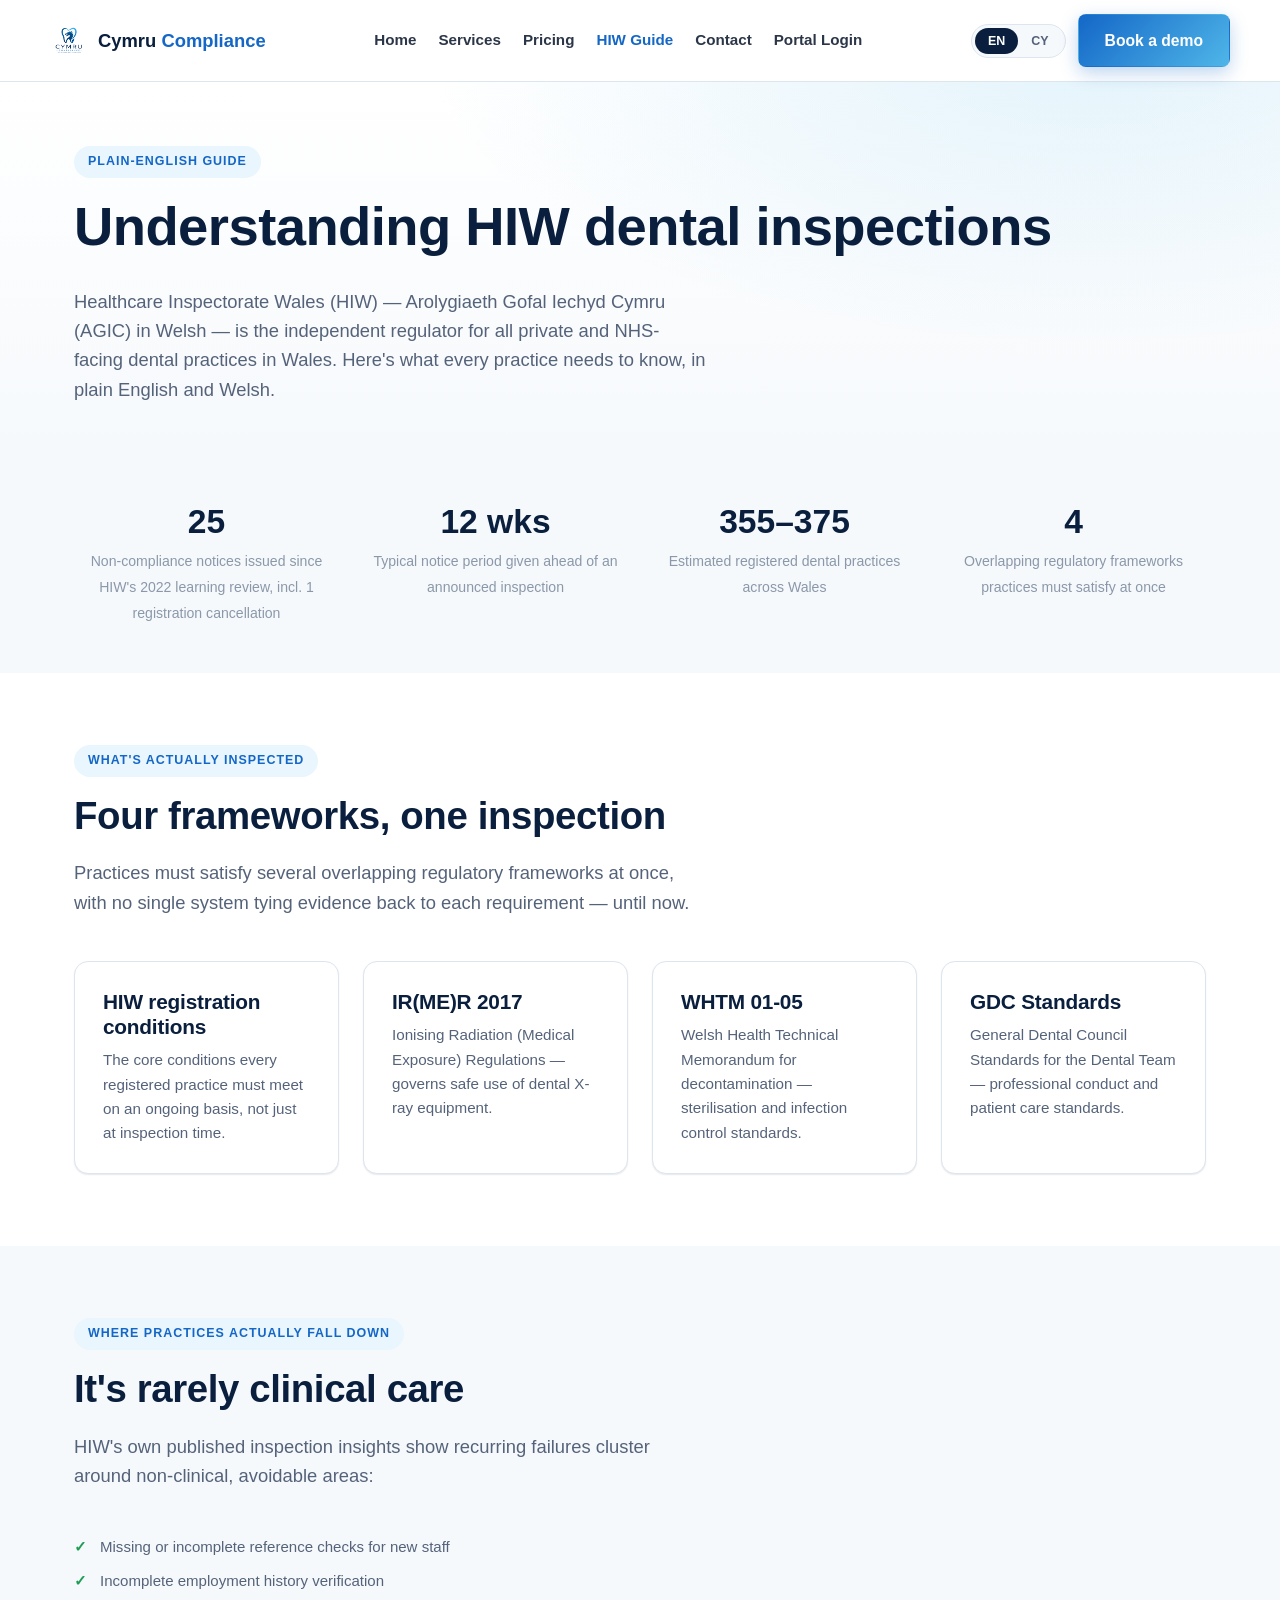
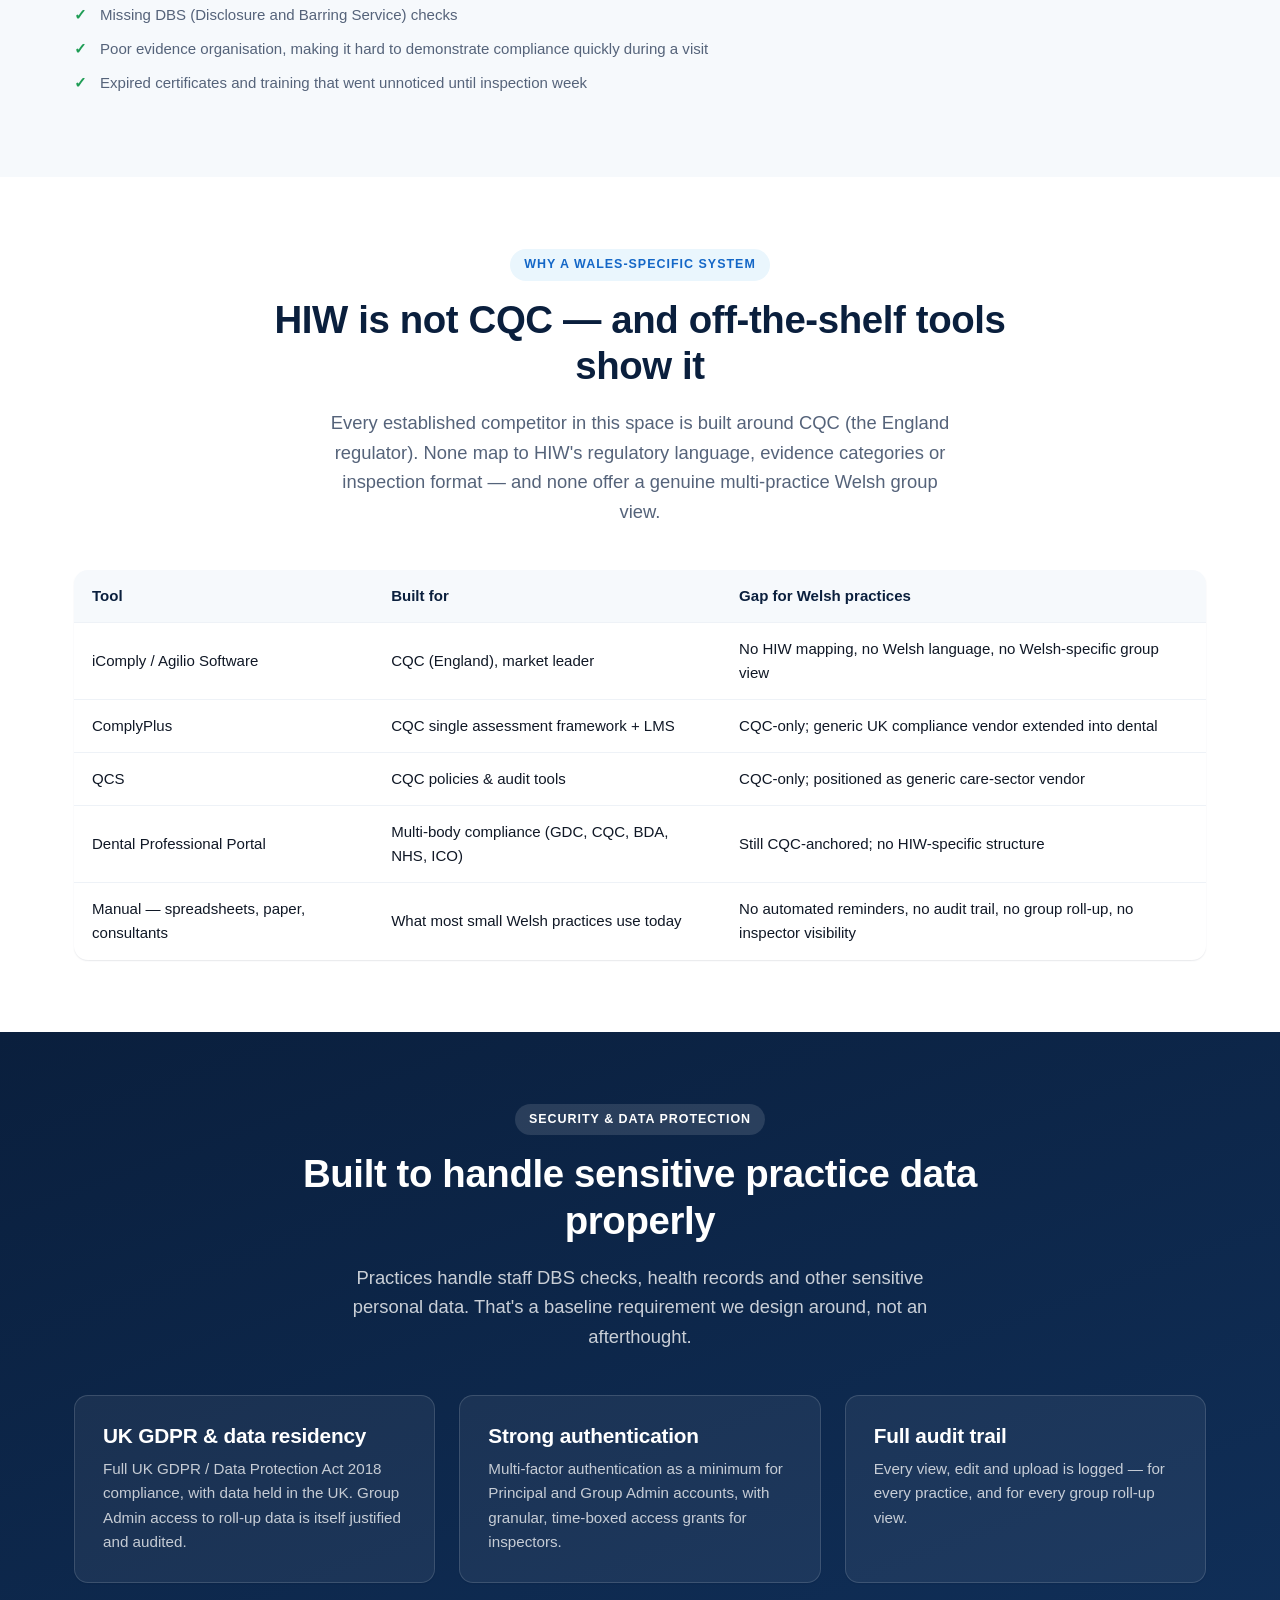
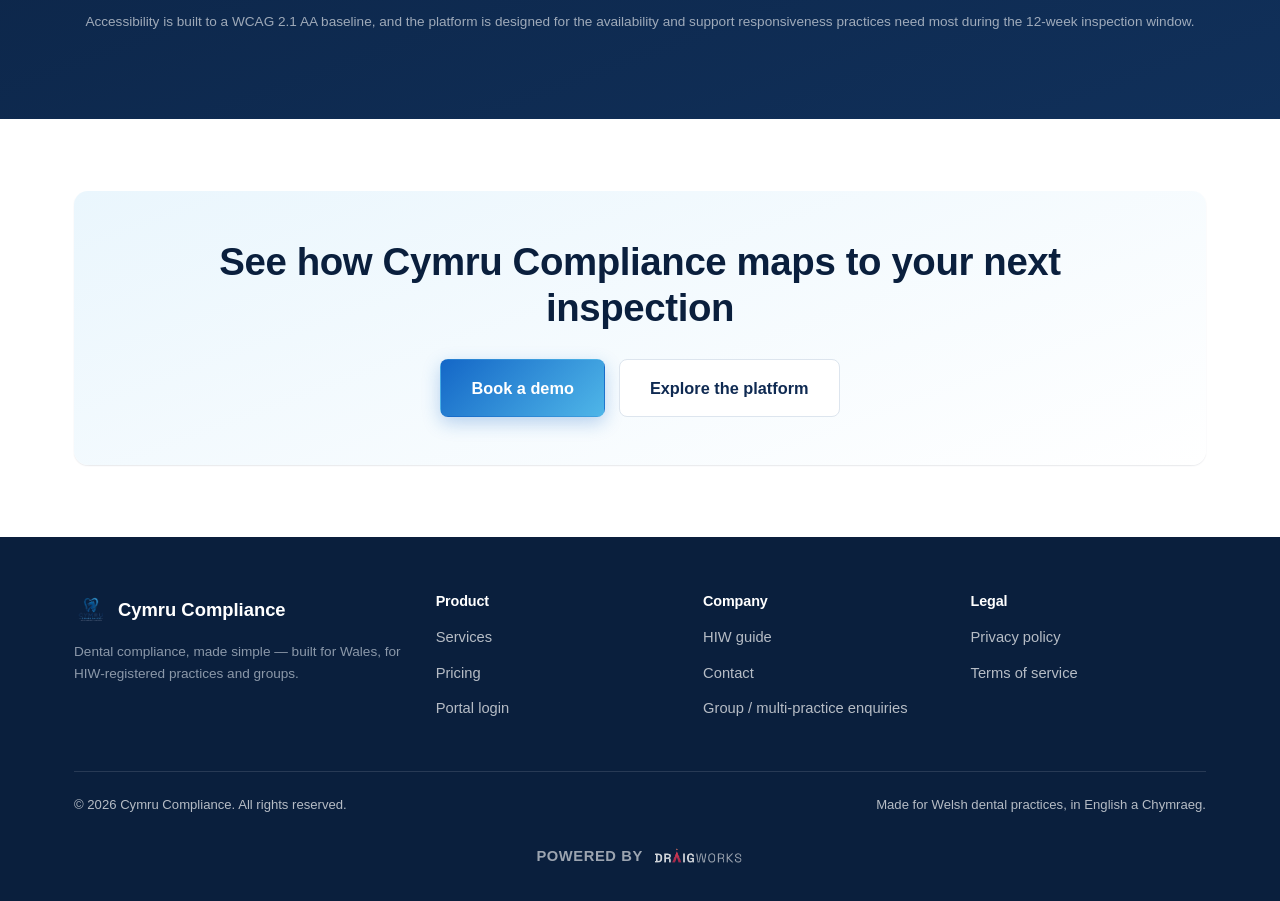
<file: hiw-guide.html>
<!doctype html>
<html lang="en">
<head>
<meta charset="UTF-8">
<meta name="viewport" content="width=device-width, initial-scale=1">
<title>HIW Inspection Guide — Cymru Compliance</title>
<meta name="description" content="A plain-English (and Welsh) guide to Healthcare Inspectorate Wales dental inspections: what's inspected, common failure points, and how Cymru Compliance keeps your evidence and security in order.">
<link rel="icon" href="img/favicon-32.png" sizes="32x32">
<link rel="apple-touch-icon" href="img/apple-touch-icon.png">
<link rel="stylesheet" href="css/style.css">
</head>
<body data-page="hiw">
<a class="skip-link" href="#main">Skip to content</a>

<header class="site-header">
  <div class="container nav">
    <a href="index.html" class="brand"><img src="img/logo-header.png" alt="Cymru Compliance logo" width="38" height="38"><span>Cymru <span class="cy">Compliance</span></span></a>
    <nav class="nav-links" id="nav-links">
      <a href="index.html" data-i18n="nav-home">Home</a>
      <a href="services.html" data-i18n="nav-services">Services</a>
      <a href="pricing.html" data-i18n="nav-pricing">Pricing</a>
      <a href="hiw-guide.html" data-i18n="nav-hiw">HIW Guide</a>
      <a href="contact.html" data-i18n="nav-contact">Contact</a>
      <a href="portal/app.html" data-i18n="nav-portal">Portal Login</a>
    </nav>
    <div class="nav-actions">
      <div class="lang-toggle">
        <button data-lang="en" class="active">EN</button>
        <button data-lang="cy">CY</button>
      </div>
      <a href="contact.html" class="btn btn-primary desktop-only" data-i18n="nav-cta">Book a demo</a>
      <button class="nav-toggle" aria-label="Toggle navigation" aria-expanded="false">
        <span></span><span></span><span></span>
      </button>
    </div>
  </div>
</header>

<main id="main">

  <section class="hero" style="padding:64px 0 24px;">
    <div class="container">
      <span class="eyebrow" data-i18n="hiw-eyebrow">Plain-English guide</span>
      <h1 data-i18n="hiw-title">Understanding HIW dental inspections</h1>
      <p class="lede" data-i18n="hiw-sub">Healthcare Inspectorate Wales (HIW) — Arolygiaeth Gofal Iechyd Cymru (AGIC) in Welsh — is the independent regulator for all private and NHS-facing dental practices in Wales. Here's what every practice needs to know, in plain English and Welsh.</p>
    </div>
  </section>

  <section class="band tight">
    <div class="container stat-strip">
      <div><strong>25</strong><span data-i18n="hiw-stat-1">Non-compliance notices issued since HIW's 2022 learning review, incl. 1 registration cancellation</span></div>
      <div><strong>12&nbsp;wks</strong><span data-i18n="hiw-stat-2">Typical notice period given ahead of an announced inspection</span></div>
      <div><strong>355–375</strong><span data-i18n="hiw-stat-3">Estimated registered dental practices across Wales</span></div>
      <div><strong>4</strong><span data-i18n="hiw-stat-4">Overlapping regulatory frameworks practices must satisfy at once</span></div>
    </div>
  </section>

  <section>
    <div class="container">
      <div class="section-head">
        <span class="eyebrow" data-i18n="frameworks-eyebrow">What's actually inspected</span>
        <h2 data-i18n="frameworks-title">Four frameworks, one inspection</h2>
        <p class="lede" data-i18n="frameworks-sub">Practices must satisfy several overlapping regulatory frameworks at once, with no single system tying evidence back to each requirement — until now.</p>
      </div>
      <div class="grid grid-4">
        <div class="card">
          <h3 data-i18n="fw-1-title">HIW registration conditions</h3>
          <p data-i18n="fw-1-body">The core conditions every registered practice must meet on an ongoing basis, not just at inspection time.</p>
        </div>
        <div class="card">
          <h3 data-i18n="fw-2-title">IR(ME)R 2017</h3>
          <p data-i18n="fw-2-body">Ionising Radiation (Medical Exposure) Regulations — governs safe use of dental X-ray equipment.</p>
        </div>
        <div class="card">
          <h3 data-i18n="fw-3-title">WHTM 01-05</h3>
          <p data-i18n="fw-3-body">Welsh Health Technical Memorandum for decontamination — sterilisation and infection control standards.</p>
        </div>
        <div class="card">
          <h3 data-i18n="fw-4-title">GDC Standards</h3>
          <p data-i18n="fw-4-body">General Dental Council Standards for the Dental Team — professional conduct and patient care standards.</p>
        </div>
      </div>
    </div>
  </section>

  <section class="band">
    <div class="container">
      <div class="section-head">
        <span class="eyebrow" data-i18n="fail-eyebrow">Where practices actually fall down</span>
        <h2 data-i18n="fail-title">It's rarely clinical care</h2>
        <p class="lede" data-i18n="fail-sub">HIW's own published inspection insights show recurring failures cluster around non-clinical, avoidable areas:</p>
      </div>
      <ul class="card-list" style="max-width:760px;">
        <li data-i18n="fail-li-1">Missing or incomplete reference checks for new staff</li>
        <li data-i18n="fail-li-2">Incomplete employment history verification</li>
        <li data-i18n="fail-li-3">Missing DBS (Disclosure and Barring Service) checks</li>
        <li data-i18n="fail-li-4">Poor evidence organisation, making it hard to demonstrate compliance quickly during a visit</li>
        <li data-i18n="fail-li-5">Expired certificates and training that went unnoticed until inspection week</li>
      </ul>
    </div>
  </section>

  <section>
    <div class="container">
      <div class="section-head center">
        <span class="eyebrow" data-i18n="whywales-eyebrow">Why a Wales-specific system</span>
        <h2 data-i18n="whywales-title">HIW is not CQC — and off-the-shelf tools show it</h2>
        <p class="lede" style="margin:0 auto;" data-i18n="whywales-sub">Every established competitor in this space is built around CQC (the England regulator). None map to HIW's regulatory language, evidence categories or inspection format — and none offer a genuine multi-practice Welsh group view.</p>
      </div>
      <table class="simple-table">
        <thead>
          <tr>
            <th data-i18n="comp-th-1">Tool</th>
            <th data-i18n="comp-th-2">Built for</th>
            <th data-i18n="comp-th-3">Gap for Welsh practices</th>
          </tr>
        </thead>
        <tbody>
          <tr>
            <td>iComply / Agilio Software</td>
            <td data-i18n="comp-1-focus">CQC (England), market leader</td>
            <td data-i18n="comp-1-gap">No HIW mapping, no Welsh language, no Welsh-specific group view</td>
          </tr>
          <tr>
            <td>ComplyPlus</td>
            <td data-i18n="comp-2-focus">CQC single assessment framework + LMS</td>
            <td data-i18n="comp-2-gap">CQC-only; generic UK compliance vendor extended into dental</td>
          </tr>
          <tr>
            <td>QCS</td>
            <td data-i18n="comp-3-focus">CQC policies &amp; audit tools</td>
            <td data-i18n="comp-3-gap">CQC-only; positioned as generic care-sector vendor</td>
          </tr>
          <tr>
            <td>Dental Professional Portal</td>
            <td data-i18n="comp-4-focus">Multi-body compliance (GDC, CQC, BDA, NHS, ICO)</td>
            <td data-i18n="comp-4-gap">Still CQC-anchored; no HIW-specific structure</td>
          </tr>
          <tr>
            <td data-i18n="comp-5-name">Manual — spreadsheets, paper, consultants</td>
            <td data-i18n="comp-5-focus">What most small Welsh practices use today</td>
            <td data-i18n="comp-5-gap">No automated reminders, no audit trail, no group roll-up, no inspector visibility</td>
          </tr>
        </tbody>
      </table>
    </div>
  </section>

  <!-- SECURITY / DATA PROTECTION -->
  <section class="band-navy">
    <div class="container">
      <div class="section-head center">
        <span class="eyebrow" style="background:rgba(255,255,255,0.12);color:#fff;" data-i18n="security-eyebrow">Security &amp; data protection</span>
        <h2 data-i18n="security-title">Built to handle sensitive practice data properly</h2>
        <p class="lede" style="margin:0 auto;" data-i18n="security-sub">Practices handle staff DBS checks, health records and other sensitive personal data. That's a baseline requirement we design around, not an afterthought.</p>
      </div>
      <div class="grid grid-3">
        <div class="card" style="background:rgba(255,255,255,0.06);border-color:rgba(255,255,255,0.14);">
          <h3 style="color:#fff;" data-i18n="sec-1-title">UK GDPR &amp; data residency</h3>
          <p style="color:rgba(255,255,255,0.75);" data-i18n="sec-1-body">Full UK GDPR / Data Protection Act 2018 compliance, with data held in the UK. Group Admin access to roll-up data is itself justified and audited.</p>
        </div>
        <div class="card" style="background:rgba(255,255,255,0.06);border-color:rgba(255,255,255,0.14);">
          <h3 style="color:#fff;" data-i18n="sec-2-title">Strong authentication</h3>
          <p style="color:rgba(255,255,255,0.75);" data-i18n="sec-2-body">Multi-factor authentication as a minimum for Principal and Group Admin accounts, with granular, time-boxed access grants for inspectors.</p>
        </div>
        <div class="card" style="background:rgba(255,255,255,0.06);border-color:rgba(255,255,255,0.14);">
          <h3 style="color:#fff;" data-i18n="sec-3-title">Full audit trail</h3>
          <p style="color:rgba(255,255,255,0.75);" data-i18n="sec-3-body">Every view, edit and upload is logged — for every practice, and for every group roll-up view.</p>
        </div>
      </div>
      <p class="text-center" style="margin-top:28px;color:rgba(255,255,255,0.6);font-size:0.85rem;" data-i18n="sec-footnote">Accessibility is built to a WCAG 2.1 AA baseline, and the platform is designed for the availability and support responsiveness practices need most during the 12-week inspection window.</p>
    </div>
  </section>

  <!-- CTA -->
  <section>
    <div class="container">
      <div class="card" style="padding:48px;text-align:center;background:linear-gradient(160deg,var(--sky-100),var(--white));border:none;">
        <h2 data-i18n="hiw-cta-title">See how Cymru Compliance maps to your next inspection</h2>
        <div class="hero-actions" style="justify-content:center;">
          <a href="contact.html" class="btn btn-primary btn-lg" data-i18n="hero-cta-primary">Book a demo</a>
          <a href="services.html" class="btn btn-secondary btn-lg" data-i18n="hiw-cta-secondary">Explore the platform</a>
        </div>
      </div>
    </div>
  </section>

</main>

<footer class="site-footer">
  <div class="container">
    <div class="footer-grid">
      <div>
        <div class="brand"><img src="img/logo-header.png" alt="Cymru Compliance logo" style="width:34px;height:34px;"><span>Cymru Compliance</span></div>
        <p class="small" data-i18n="footer-tagline" style="margin-top:14px;">Dental compliance, made simple — built for Wales, for HIW-registered practices and groups.</p>
      </div>
      <div>
        <h4 data-i18n="footer-product">Product</h4>
        <ul>
          <li><a href="services.html" data-i18n="footer-services">Services</a></li>
          <li><a href="pricing.html" data-i18n="footer-pricing">Pricing</a></li>
          <li><a href="portal/app.html" data-i18n="footer-portal">Portal login</a></li>
        </ul>
      </div>
      <div>
        <h4 data-i18n="footer-company">Company</h4>
        <ul>
          <li><a href="hiw-guide.html" data-i18n="footer-hiw">HIW guide</a></li>
          <li><a href="contact.html" data-i18n="footer-contact">Contact</a></li>
          <li><a href="contact.html#group" data-i18n="footer-group">Group / multi-practice enquiries</a></li>
        </ul>
      </div>
      <div>
        <h4 data-i18n="footer-legal">Legal</h4>
        <ul>
          <li><a href="#" data-i18n="footer-privacy">Privacy policy</a></li>
          <li><a href="#" data-i18n="footer-terms">Terms of service</a></li>
        </ul>
      </div>
    </div>
    <div class="footer-bottom">
      <span>&copy; <span data-year></span> Cymru Compliance. <span data-i18n="footer-rights">All rights reserved.</span></span>
      <span data-i18n="footer-madefor">Made for Welsh dental practices, in English a Chymraeg.</span>
    </div>
  </div>
</footer>

<script src="js/site-config.js"></script>
<script src="js/translations.js"></script>
<script src="js/main.js"></script>
</body>
</html>
</file>
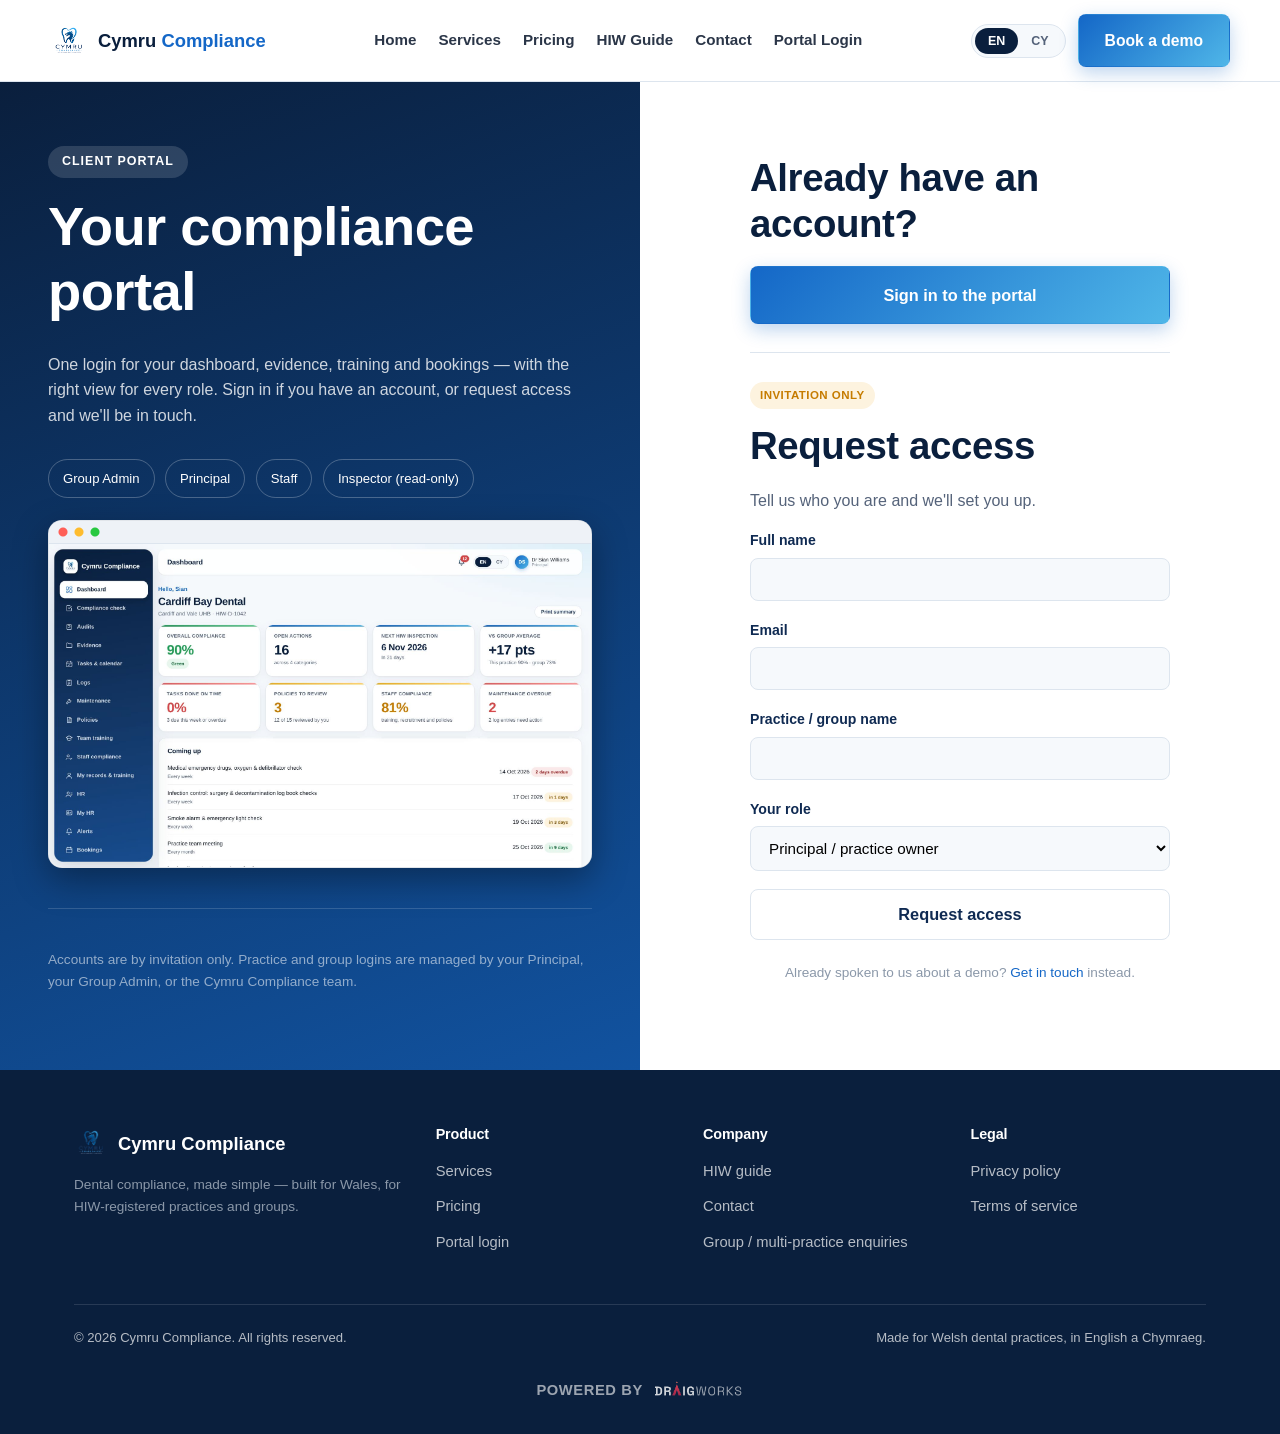
<file: portal.html>
<!doctype html>
<html lang="en">
<head>
<meta charset="UTF-8">
<meta name="viewport" content="width=device-width, initial-scale=1">
<title>Portal — Cymru Compliance</title>
<meta name="description" content="Sign in to the Cymru Compliance client portal, or request access for your practice or group.">
<link rel="icon" href="img/favicon-32.png" sizes="32x32">
<link rel="apple-touch-icon" href="img/apple-touch-icon.png">
<link rel="stylesheet" href="css/style.css">
</head>
<body data-page="portal">
<a class="skip-link" href="#main">Skip to content</a>

<header class="site-header">
  <div class="container nav">
    <a href="index.html" class="brand"><img src="img/logo-header.png" alt="Cymru Compliance logo" width="38" height="38"><span>Cymru <span class="cy">Compliance</span></span></a>
    <nav class="nav-links" id="nav-links">
      <a href="index.html" data-i18n="nav-home">Home</a>
      <a href="services.html" data-i18n="nav-services">Services</a>
      <a href="pricing.html" data-i18n="nav-pricing">Pricing</a>
      <a href="hiw-guide.html" data-i18n="nav-hiw">HIW Guide</a>
      <a href="contact.html" data-i18n="nav-contact">Contact</a>
      <a href="portal/app.html" data-i18n="nav-portal">Portal Login</a>
    </nav>
    <div class="nav-actions">
      <div class="lang-toggle">
        <button data-lang="en" class="active">EN</button>
        <button data-lang="cy">CY</button>
      </div>
      <a href="contact.html" class="btn btn-primary desktop-only" data-i18n="nav-cta">Book a demo</a>
      <button class="nav-toggle" aria-label="Toggle navigation" aria-expanded="false">
        <span></span><span></span><span></span>
      </button>
    </div>
  </div>
</header>

<main id="main">
  <div class="portal-wrap">

    <div class="portal-side">
      <span class="eyebrow" style="background:rgba(255,255,255,0.14);color:#fff;width:fit-content;" data-i18n="portal-eyebrow">Client portal</span>
      <h1 style="color:#fff;" data-i18n="portal-title">Your compliance portal</h1>
      <p style="color:rgba(255,255,255,0.8);" data-i18n="portal-body">One login for your dashboard, evidence, training and bookings — with the right view for every role. Sign in if you have an account, or request access and we'll be in touch.</p>
      <div style="margin-top:8px;">
        <span class="role-pill" data-i18n="portal-role-1">Group Admin</span>
        <span class="role-pill" data-i18n="portal-role-2">Principal</span>
        <span class="role-pill" data-i18n="portal-role-3">Staff</span>
        <span class="role-pill" data-i18n="portal-role-4">Inspector (read-only)</span>
      </div>
      <figure class="shot" style="margin:22px 0 0;"><img src="img/screens/dashboard.jpg" alt="Portal dashboard" loading="lazy" width="1800" height="1075"></figure>
      <hr class="divider" style="border-color:rgba(255,255,255,0.15);background:rgba(255,255,255,0.15);">
      <p class="small" style="color:rgba(255,255,255,0.55);" data-i18n="portal-admin-note">Accounts are by invitation only. Practice and group logins are managed by your Principal, your Group Admin, or the Cymru Compliance team.</p>
    </div>

    <div class="portal-main">
      <div class="portal-card">
        <h2 data-i18n="portal-signin-title">Already have an account?</h2>
        <a href="portal/app.html" class="btn btn-primary btn-block btn-lg" data-i18n="portal-signin-btn">Sign in to the portal</a>

        <hr class="divider" style="margin:28px 0;">

        <span class="tag amber" data-i18n="portal-badge">Invitation only</span>
        <h2 style="margin-top:14px;" data-i18n="portal-form-title">Request access</h2>
        <p data-i18n="portal-form-sub">Tell us who you are and we'll set you up.</p>

        <form id="waitlist-form">
          <div class="field">
            <label for="wf-name" data-i18n="portal-label-name">Full name</label>
            <input type="text" id="wf-name" name="Name" required>
          </div>
          <div class="field">
            <label for="wf-email" data-i18n="portal-label-email">Email</label>
            <input type="email" id="wf-email" name="Email" required>
          </div>
          <div class="field">
            <label for="wf-practice" data-i18n="portal-label-practice">Practice / group name</label>
            <input type="text" id="wf-practice" name="Practice or group name">
          </div>
          <div class="field">
            <label for="wf-role" data-i18n="portal-label-role">Your role</label>
            <select id="wf-role" name="Role">
              <option data-i18n="portal-role-opt-1">Principal / practice owner</option>
              <option data-i18n="portal-role-opt-2">Group Admin</option>
              <option data-i18n="portal-role-opt-3">Practice Manager</option>
              <option data-i18n="portal-role-opt-4">Staff member</option>
              <option data-i18n="portal-role-opt-5">Other</option>
            </select>
          </div>
          <input type="text" name="website" tabindex="-1" autocomplete="off" aria-hidden="true" style="position:absolute;left:-9999px;height:0;width:0;opacity:0">
          <button type="submit" class="btn btn-secondary btn-block btn-lg" data-i18n="portal-submit">Request access</button>
        </form>
        <div class="form-sent" data-i18n="portal-sent">Thanks — we've received your request and will be in touch shortly.</div>
        <div class="form-success" data-i18n="portal-success">Thanks — your email client should have opened with your details ready to send. If nothing opened, email us directly at solutions@draigworks.uk.</div>

        <p class="small text-center" style="margin-top:22px;" data-i18n="portal-footnote">Already spoken to us about a demo? <a href="contact.html">Get in touch</a> instead.</p>
      </div>
    </div>

  </div>
</main>

<footer class="site-footer">
  <div class="container">
    <div class="footer-grid">
      <div>
        <div class="brand"><img src="img/logo-header.png" alt="Cymru Compliance logo" style="width:34px;height:34px;"><span>Cymru Compliance</span></div>
        <p class="small" data-i18n="footer-tagline" style="margin-top:14px;">Dental compliance, made simple — built for Wales, for HIW-registered practices and groups.</p>
      </div>
      <div>
        <h4 data-i18n="footer-product">Product</h4>
        <ul>
          <li><a href="services.html" data-i18n="footer-services">Services</a></li>
          <li><a href="pricing.html" data-i18n="footer-pricing">Pricing</a></li>
          <li><a href="portal/app.html" data-i18n="footer-portal">Portal login</a></li>
        </ul>
      </div>
      <div>
        <h4 data-i18n="footer-company">Company</h4>
        <ul>
          <li><a href="hiw-guide.html" data-i18n="footer-hiw">HIW guide</a></li>
          <li><a href="contact.html" data-i18n="footer-contact">Contact</a></li>
          <li><a href="contact.html#group" data-i18n="footer-group">Group / multi-practice enquiries</a></li>
        </ul>
      </div>
      <div>
        <h4 data-i18n="footer-legal">Legal</h4>
        <ul>
          <li><a href="#" data-i18n="footer-privacy">Privacy policy</a></li>
          <li><a href="#" data-i18n="footer-terms">Terms of service</a></li>
        </ul>
      </div>
    </div>
    <div class="footer-bottom">
      <span>&copy; <span data-year></span> Cymru Compliance. <span data-i18n="footer-rights">All rights reserved.</span></span>
      <span data-i18n="footer-madefor">Made for Welsh dental practices, in English a Chymraeg.</span>
    </div>
  </div>
</footer>

<script src="js/site-config.js"></script>
<script src="js/translations.js"></script>
<script src="js/main.js"></script>
</body>
</html>
</file>
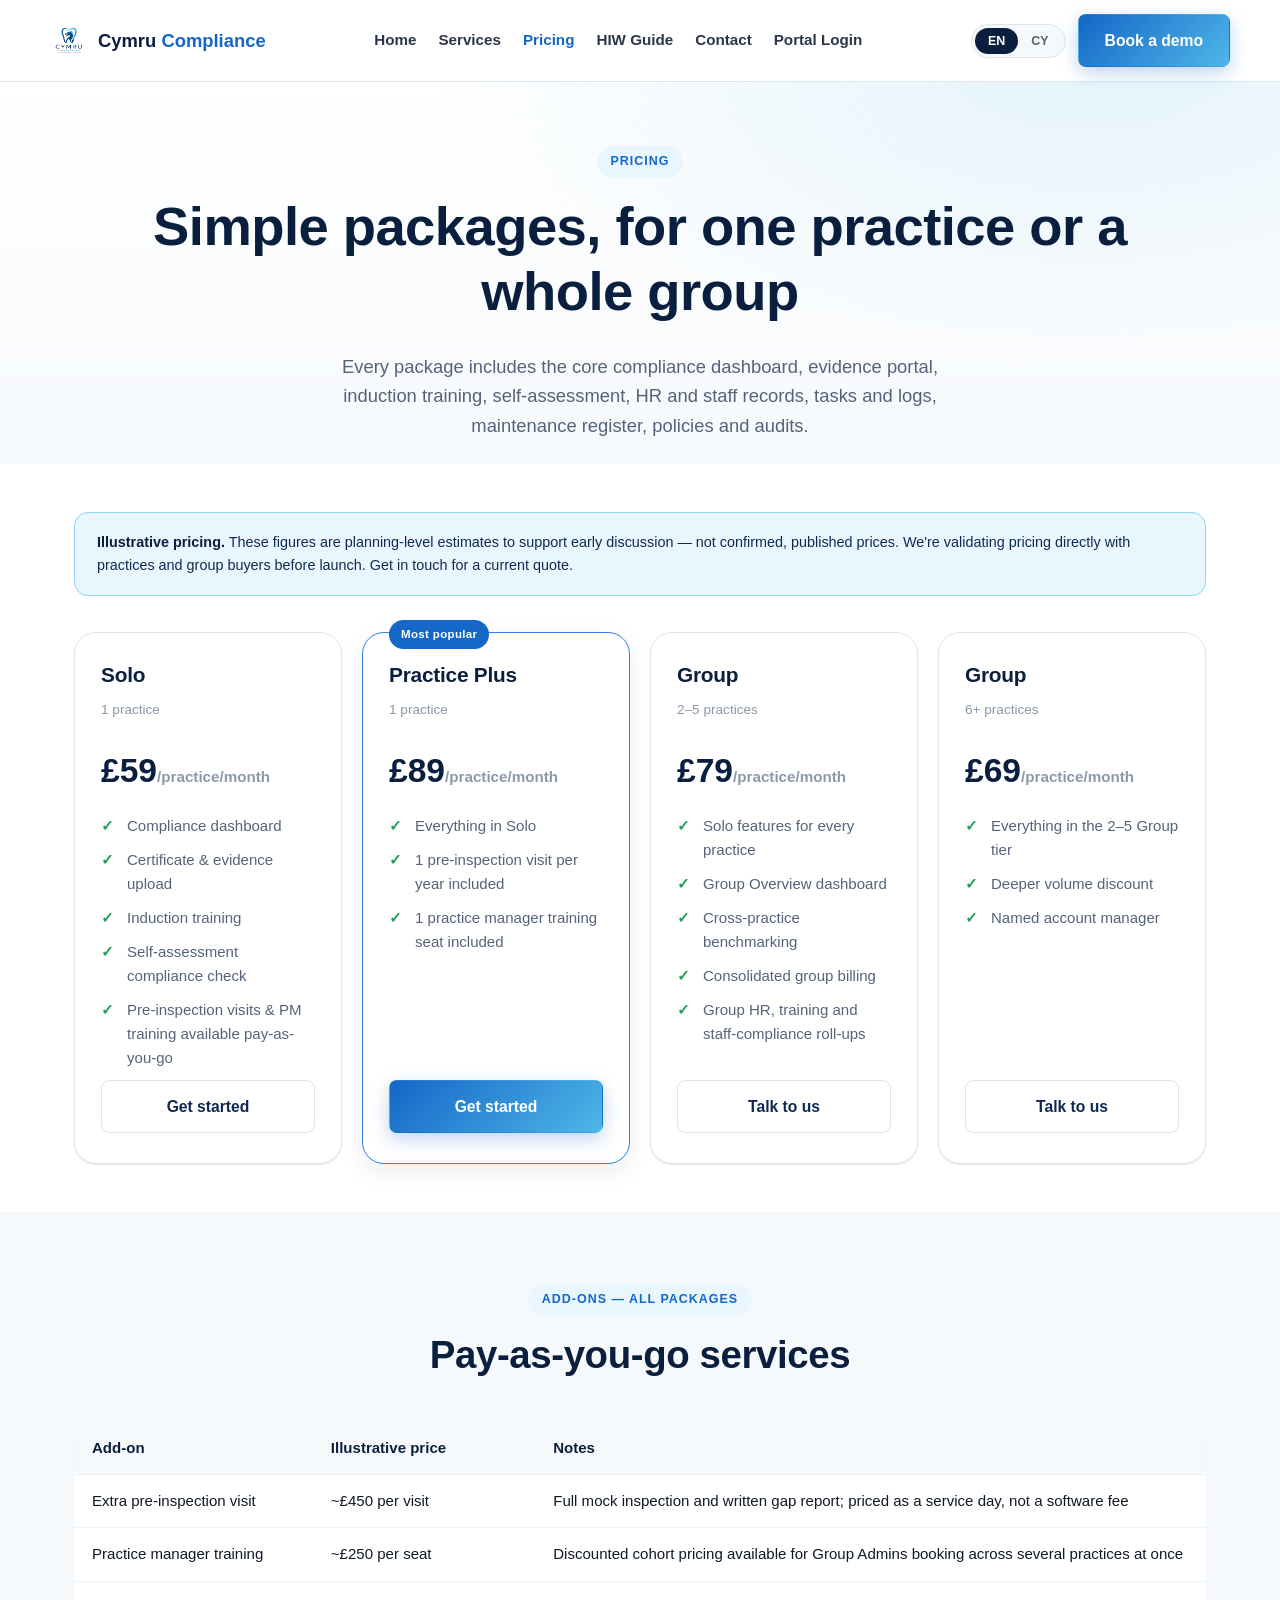
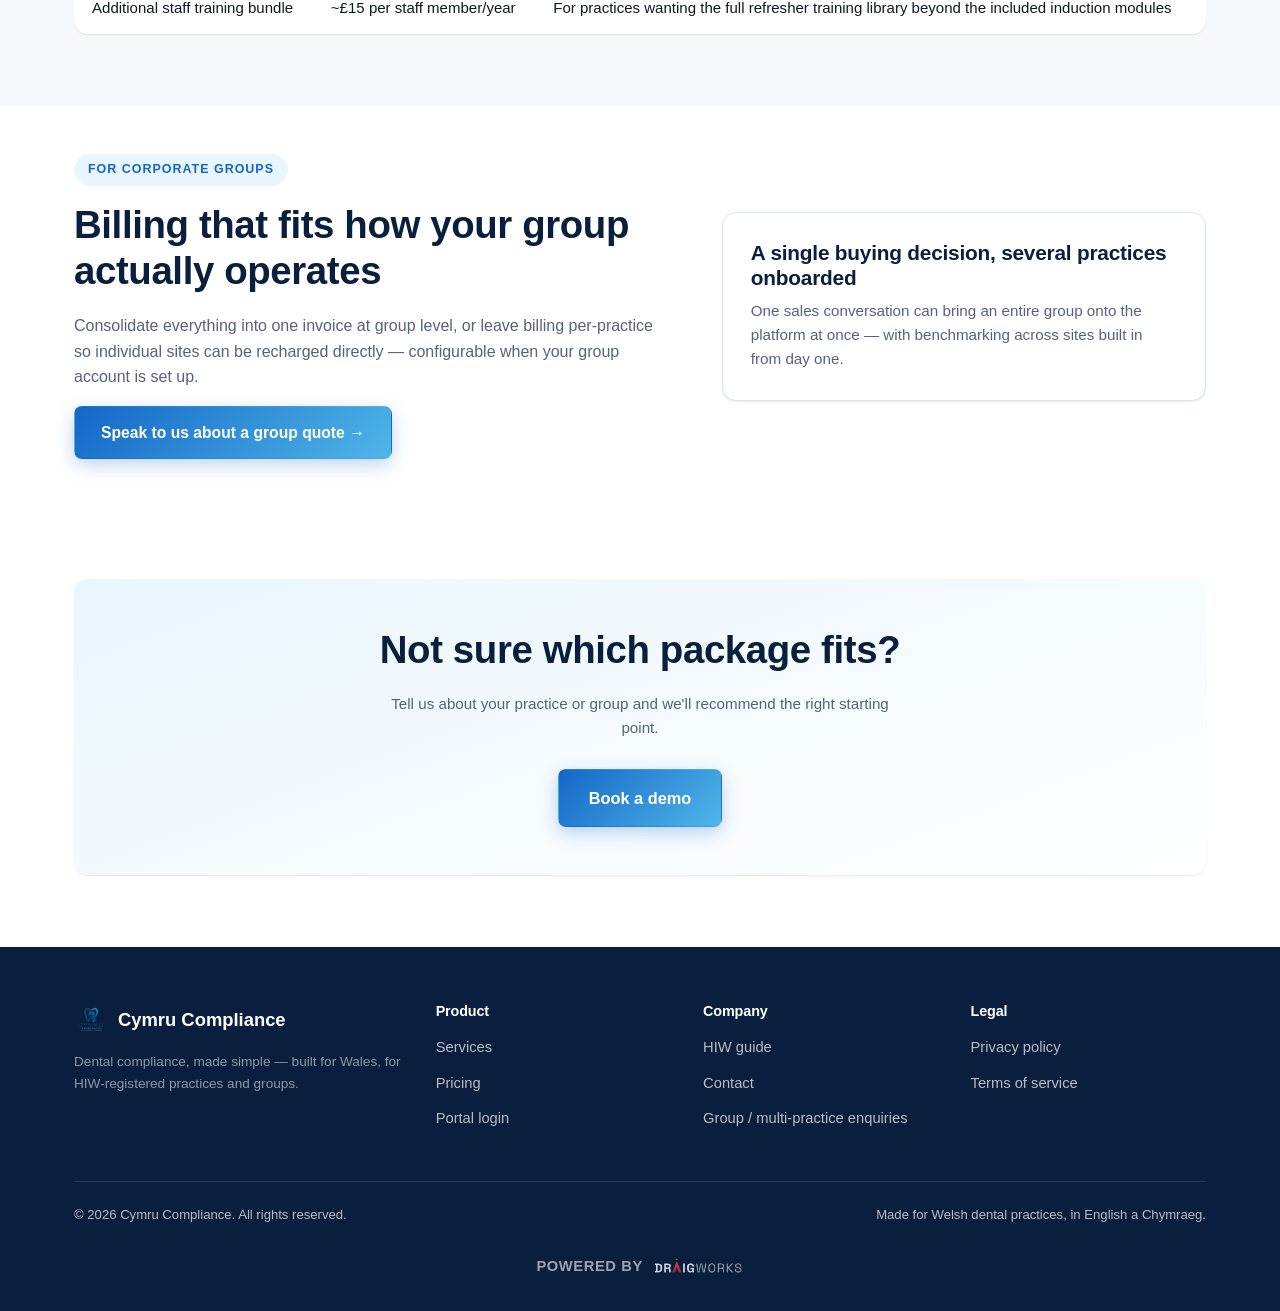
<file: pricing.html>
<!doctype html>
<html lang="en">
<head>
<meta charset="UTF-8">
<meta name="viewport" content="width=device-width, initial-scale=1">
<title>Pricing — Cymru Compliance</title>
<meta name="description" content="Illustrative pricing for Cymru Compliance: Solo, Practice Plus, and Group packages for Welsh dental practices, plus pay-as-you-go add-ons.">
<link rel="icon" href="img/favicon-32.png" sizes="32x32">
<link rel="apple-touch-icon" href="img/apple-touch-icon.png">
<link rel="stylesheet" href="css/style.css">
</head>
<body data-page="pricing">
<a class="skip-link" href="#main">Skip to content</a>

<header class="site-header">
  <div class="container nav">
    <a href="index.html" class="brand"><img src="img/logo-header.png" alt="Cymru Compliance logo" width="38" height="38"><span>Cymru <span class="cy">Compliance</span></span></a>
    <nav class="nav-links" id="nav-links">
      <a href="index.html" data-i18n="nav-home">Home</a>
      <a href="services.html" data-i18n="nav-services">Services</a>
      <a href="pricing.html" data-i18n="nav-pricing">Pricing</a>
      <a href="hiw-guide.html" data-i18n="nav-hiw">HIW Guide</a>
      <a href="contact.html" data-i18n="nav-contact">Contact</a>
      <a href="portal/app.html" data-i18n="nav-portal">Portal Login</a>
    </nav>
    <div class="nav-actions">
      <div class="lang-toggle">
        <button data-lang="en" class="active">EN</button>
        <button data-lang="cy">CY</button>
      </div>
      <a href="contact.html" class="btn btn-primary desktop-only" data-i18n="nav-cta">Book a demo</a>
      <button class="nav-toggle" aria-label="Toggle navigation" aria-expanded="false">
        <span></span><span></span><span></span>
      </button>
    </div>
  </div>
</header>

<main id="main">

  <section class="hero" style="padding:64px 0 24px;">
    <div class="container text-center">
      <span class="eyebrow" data-i18n="price-eyebrow">Pricing</span>
      <h1 data-i18n="price-title">Simple packages, for one practice or a whole group</h1>
      <p class="lede" style="margin:0 auto;" data-i18n="price-sub">Every package includes the core compliance dashboard, evidence portal, induction training, self-assessment, HR and staff records, tasks and logs, maintenance register, policies and audits.</p>
    </div>
  </section>

  <section class="tight">
    <div class="container">
      <div class="note-box" style="margin-bottom:36px;">
        <strong data-i18n="price-note-strong">Illustrative pricing.</strong>
        <span data-i18n="price-note-body">These figures are planning-level estimates to support early discussion — not confirmed, published prices. We're validating pricing directly with practices and group buyers before launch. Get in touch for a current quote.</span>
      </div>

      <div class="price-grid">
        <div class="price-card">
          <h3 data-i18n="price-solo-name">Solo</h3>
          <p class="small" data-i18n="price-solo-desc">1 practice</p>
          <div class="price-amount">£59<span data-i18n="price-per-practice">/practice/month</span></div>
          <ul class="card-list">
            <li data-i18n="price-solo-li-1">Compliance dashboard</li>
            <li data-i18n="price-solo-li-2">Certificate &amp; evidence upload</li>
            <li data-i18n="price-solo-li-3">Induction training</li>
            <li data-i18n="price-solo-li-4">Self-assessment compliance check</li>
            <li data-i18n="price-solo-li-5">Pre-inspection visits &amp; PM training available pay-as-you-go</li>
          </ul>
          <a href="contact.html" class="btn btn-secondary btn-block" data-i18n="price-cta-solo">Get started</a>
        </div>

        <div class="price-card featured">
          <span class="badge" data-i18n="price-popular">Most popular</span>
          <h3 data-i18n="price-plus-name">Practice Plus</h3>
          <p class="small" data-i18n="price-plus-desc">1 practice</p>
          <div class="price-amount">£89<span data-i18n="price-per-practice">/practice/month</span></div>
          <ul class="card-list">
            <li data-i18n="price-plus-li-1">Everything in Solo</li>
            <li data-i18n="price-plus-li-2">1 pre-inspection visit per year included</li>
            <li data-i18n="price-plus-li-3">1 practice manager training seat included</li>
          </ul>
          <a href="contact.html" class="btn btn-primary btn-block" data-i18n="price-cta-plus">Get started</a>
        </div>

        <div class="price-card">
          <h3 data-i18n="price-group5-name">Group</h3>
          <p class="small" data-i18n="price-group5-desc">2–5 practices</p>
          <div class="price-amount">£79<span data-i18n="price-per-practice">/practice/month</span></div>
          <ul class="card-list">
            <li data-i18n="price-group5-li-1">Solo features for every practice</li>
            <li data-i18n="price-group5-li-2">Group Overview dashboard</li>
            <li data-i18n="price-group5-li-3">Cross-practice benchmarking</li>
            <li data-i18n="price-group5-li-4">Consolidated group billing</li>
            <li data-i18n="price-group5-li-5">Group HR, training and staff-compliance roll-ups</li>
          </ul>
          <a href="contact.html#group" class="btn btn-secondary btn-block" data-i18n="price-cta-group">Talk to us</a>
        </div>

        <div class="price-card">
          <h3 data-i18n="price-group6-name">Group</h3>
          <p class="small" data-i18n="price-group6-desc">6+ practices</p>
          <div class="price-amount">£69<span data-i18n="price-per-practice">/practice/month</span></div>
          <ul class="card-list">
            <li data-i18n="price-group6-li-1">Everything in the 2–5 Group tier</li>
            <li data-i18n="price-group6-li-2">Deeper volume discount</li>
            <li data-i18n="price-group6-li-3">Named account manager</li>
          </ul>
          <a href="contact.html#group" class="btn btn-secondary btn-block" data-i18n="price-cta-group">Talk to us</a>
        </div>
      </div>
    </div>
  </section>

  <!-- ADD-ONS -->
  <section class="band" id="addons">
    <div class="container">
      <div class="section-head center">
        <span class="eyebrow" data-i18n="addons-eyebrow">Add-ons — all packages</span>
        <h2 data-i18n="addons-title">Pay-as-you-go services</h2>
      </div>
      <table class="simple-table">
        <thead>
          <tr>
            <th data-i18n="addons-th-1">Add-on</th>
            <th data-i18n="addons-th-2">Illustrative price</th>
            <th data-i18n="addons-th-3">Notes</th>
          </tr>
        </thead>
        <tbody>
          <tr>
            <td data-i18n="addons-1-name">Extra pre-inspection visit</td>
            <td>~£450 <span data-i18n="addons-1-unit">per visit</span></td>
            <td data-i18n="addons-1-note">Full mock inspection and written gap report; priced as a service day, not a software fee</td>
          </tr>
          <tr>
            <td data-i18n="addons-2-name">Practice manager training</td>
            <td>~£250 <span data-i18n="addons-2-unit">per seat</span></td>
            <td data-i18n="addons-2-note">Discounted cohort pricing available for Group Admins booking across several practices at once</td>
          </tr>
          <tr>
            <td data-i18n="addons-3-name">Additional staff training bundle</td>
            <td>~£15 <span data-i18n="addons-3-unit">per staff member/year</span></td>
            <td data-i18n="addons-3-note">For practices wanting the full refresher training library beyond the included induction modules</td>
          </tr>
        </tbody>
      </table>
    </div>
  </section>

  <!-- GROUP BILLING NOTE -->
  <section class="tight">
    <div class="container hero-grid">
      <div>
        <span class="eyebrow" data-i18n="billing-eyebrow">For corporate groups</span>
        <h2 data-i18n="billing-title">Billing that fits how your group actually operates</h2>
        <p data-i18n="billing-body">Consolidate everything into one invoice at group level, or leave billing per-practice so individual sites can be recharged directly — configurable when your group account is set up.</p>
        <a href="contact.html#group" class="btn btn-primary" data-i18n="billing-cta">Speak to us about a group quote →</a>
      </div>
      <div class="card">
        <h3 data-i18n="billing-card-title">A single buying decision, several practices onboarded</h3>
        <p data-i18n="billing-card-body">One sales conversation can bring an entire group onto the platform at once — with benchmarking across sites built in from day one.</p>
      </div>
    </div>
  </section>

  <!-- CTA -->
  <section>
    <div class="container">
      <div class="card" style="padding:48px;text-align:center;background:linear-gradient(160deg,var(--sky-100),var(--white));border:none;">
        <h2 data-i18n="price-cta-title">Not sure which package fits?</h2>
        <p class="lede" style="margin:0 auto 24px;" data-i18n="price-cta-body">Tell us about your practice or group and we'll recommend the right starting point.</p>
        <div class="hero-actions" style="justify-content:center;">
          <a href="contact.html" class="btn btn-primary btn-lg" data-i18n="hero-cta-primary">Book a demo</a>
        </div>
      </div>
    </div>
  </section>

</main>

<footer class="site-footer">
  <div class="container">
    <div class="footer-grid">
      <div>
        <div class="brand"><img src="img/logo-header.png" alt="Cymru Compliance logo" style="width:34px;height:34px;"><span>Cymru Compliance</span></div>
        <p class="small" data-i18n="footer-tagline" style="margin-top:14px;">Dental compliance, made simple — built for Wales, for HIW-registered practices and groups.</p>
      </div>
      <div>
        <h4 data-i18n="footer-product">Product</h4>
        <ul>
          <li><a href="services.html" data-i18n="footer-services">Services</a></li>
          <li><a href="pricing.html" data-i18n="footer-pricing">Pricing</a></li>
          <li><a href="portal/app.html" data-i18n="footer-portal">Portal login</a></li>
        </ul>
      </div>
      <div>
        <h4 data-i18n="footer-company">Company</h4>
        <ul>
          <li><a href="hiw-guide.html" data-i18n="footer-hiw">HIW guide</a></li>
          <li><a href="contact.html" data-i18n="footer-contact">Contact</a></li>
          <li><a href="contact.html#group" data-i18n="footer-group">Group / multi-practice enquiries</a></li>
        </ul>
      </div>
      <div>
        <h4 data-i18n="footer-legal">Legal</h4>
        <ul>
          <li><a href="#" data-i18n="footer-privacy">Privacy policy</a></li>
          <li><a href="#" data-i18n="footer-terms">Terms of service</a></li>
        </ul>
      </div>
    </div>
    <div class="footer-bottom">
      <span>&copy; <span data-year></span> Cymru Compliance. <span data-i18n="footer-rights">All rights reserved.</span></span>
      <span data-i18n="footer-madefor">Made for Welsh dental practices, in English a Chymraeg.</span>
    </div>
  </div>
</footer>

<script src="js/site-config.js"></script>
<script src="js/translations.js"></script>
<script src="js/main.js"></script>
</body>
</html>
</file>
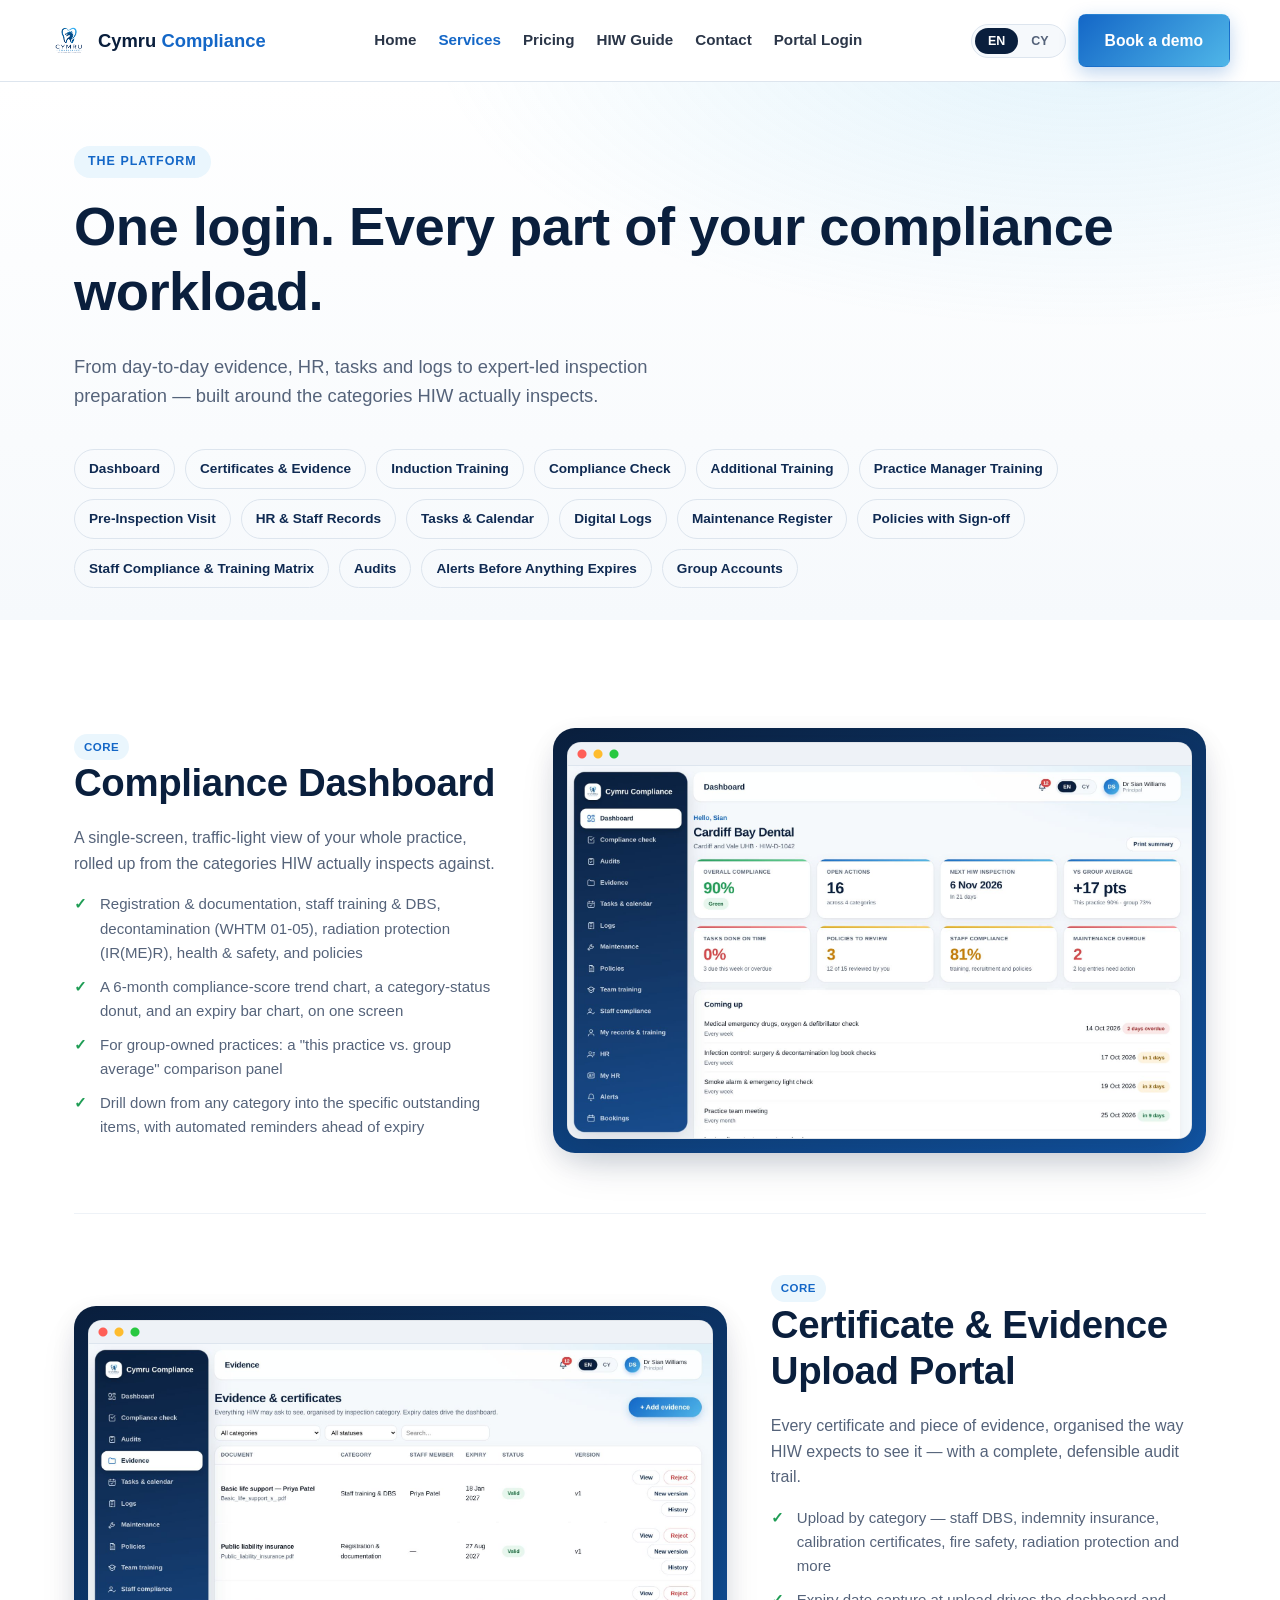
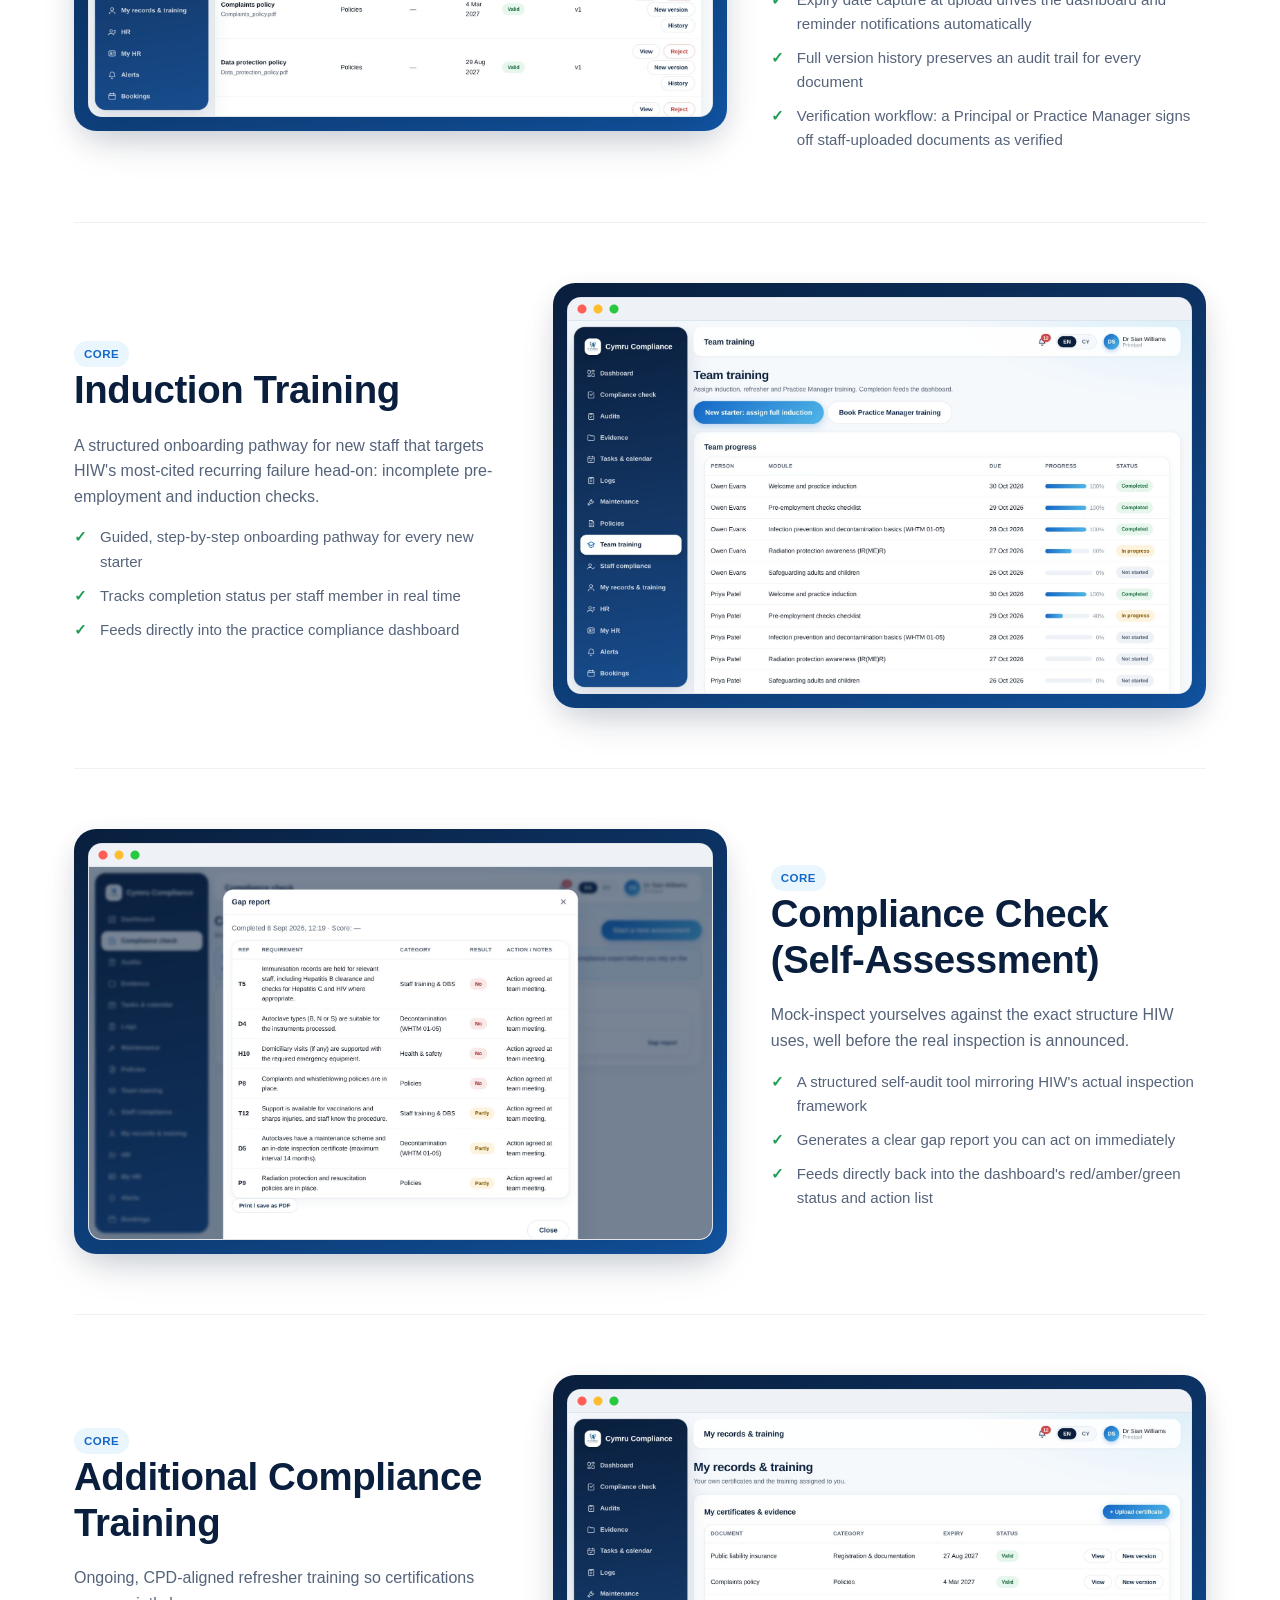
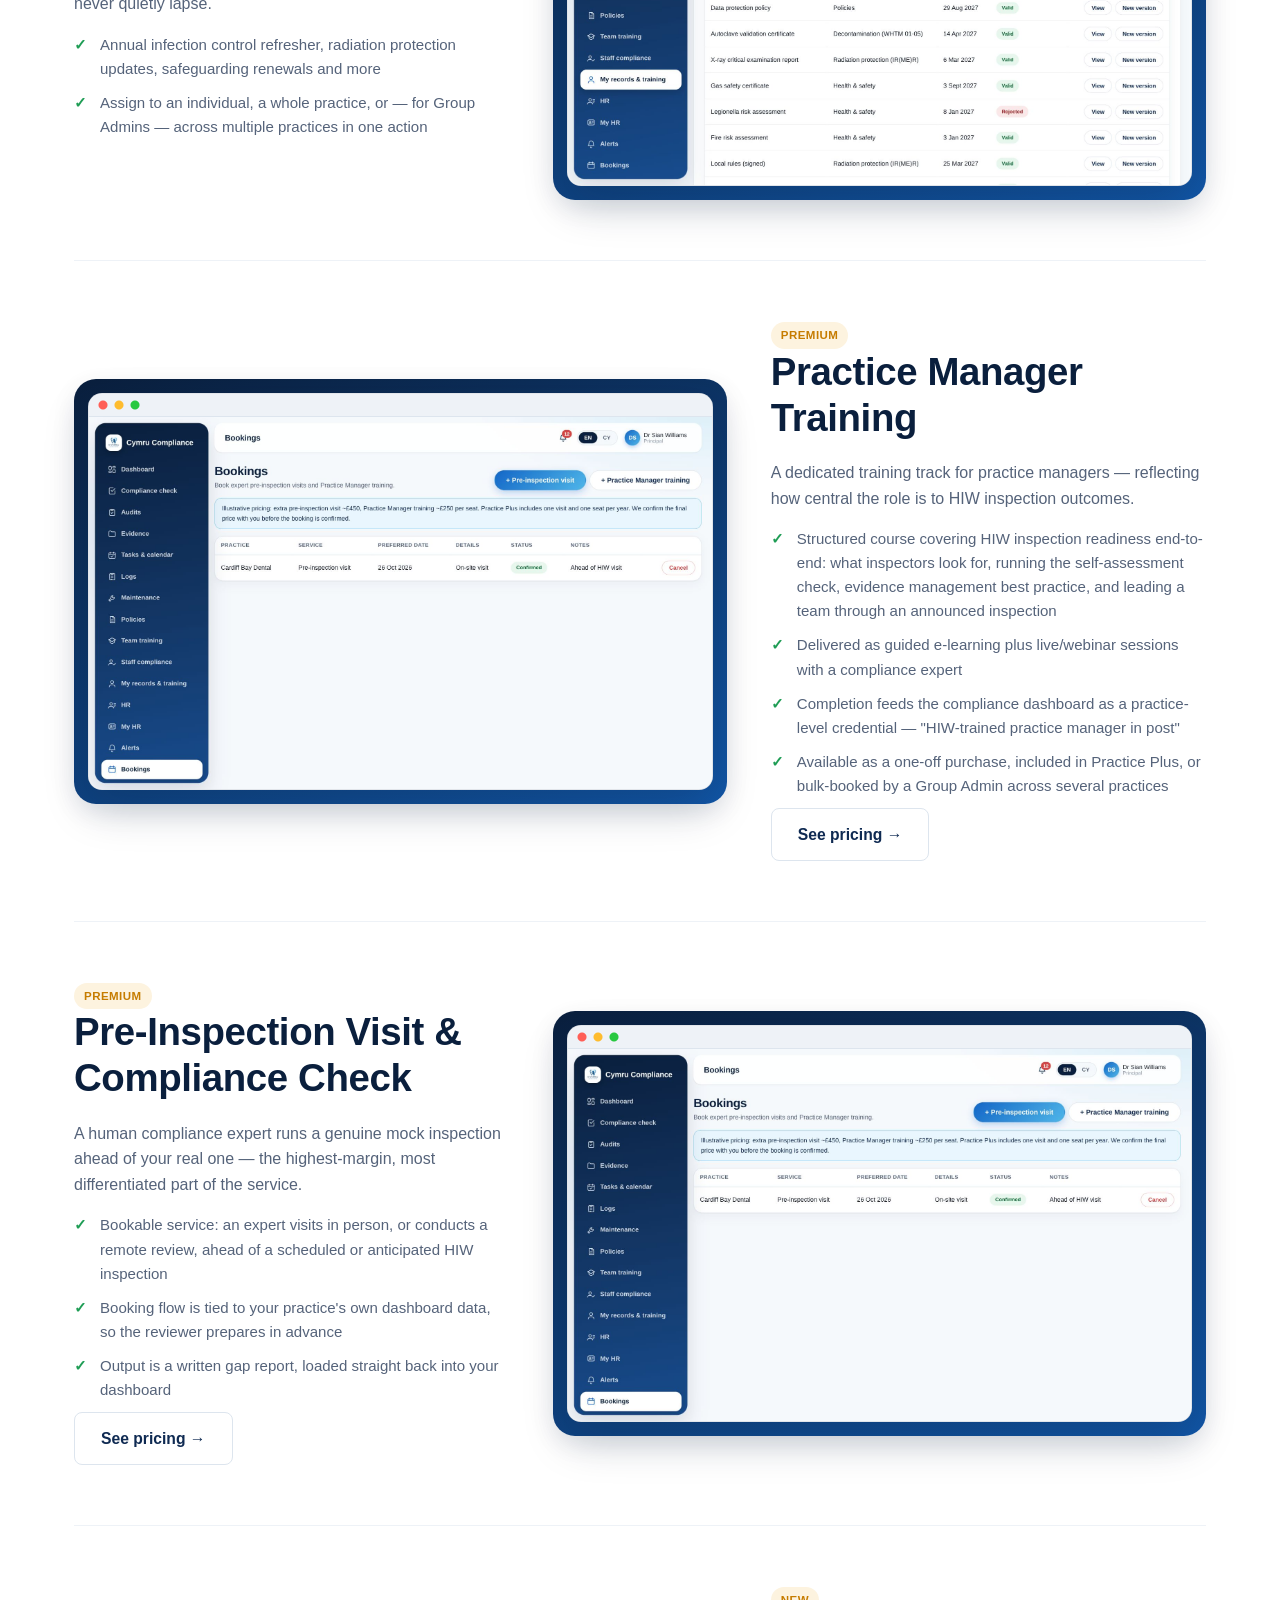
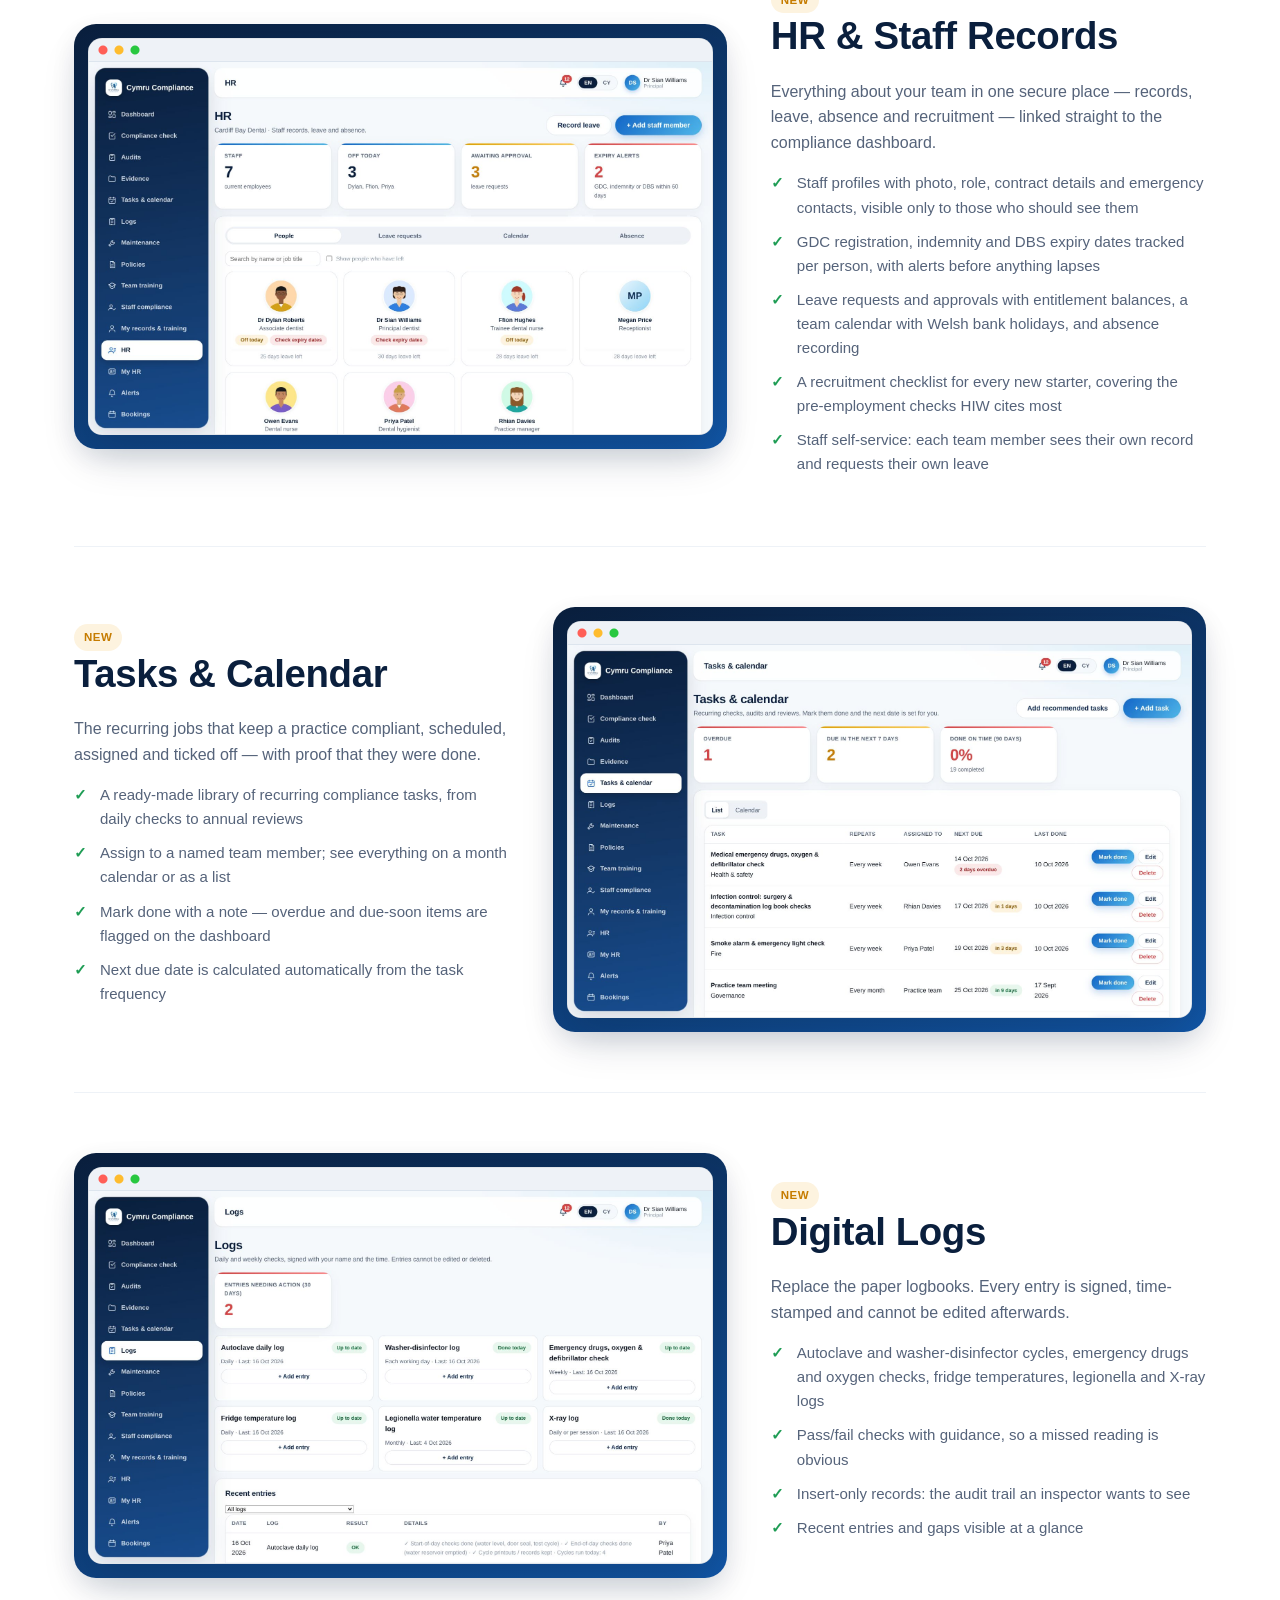
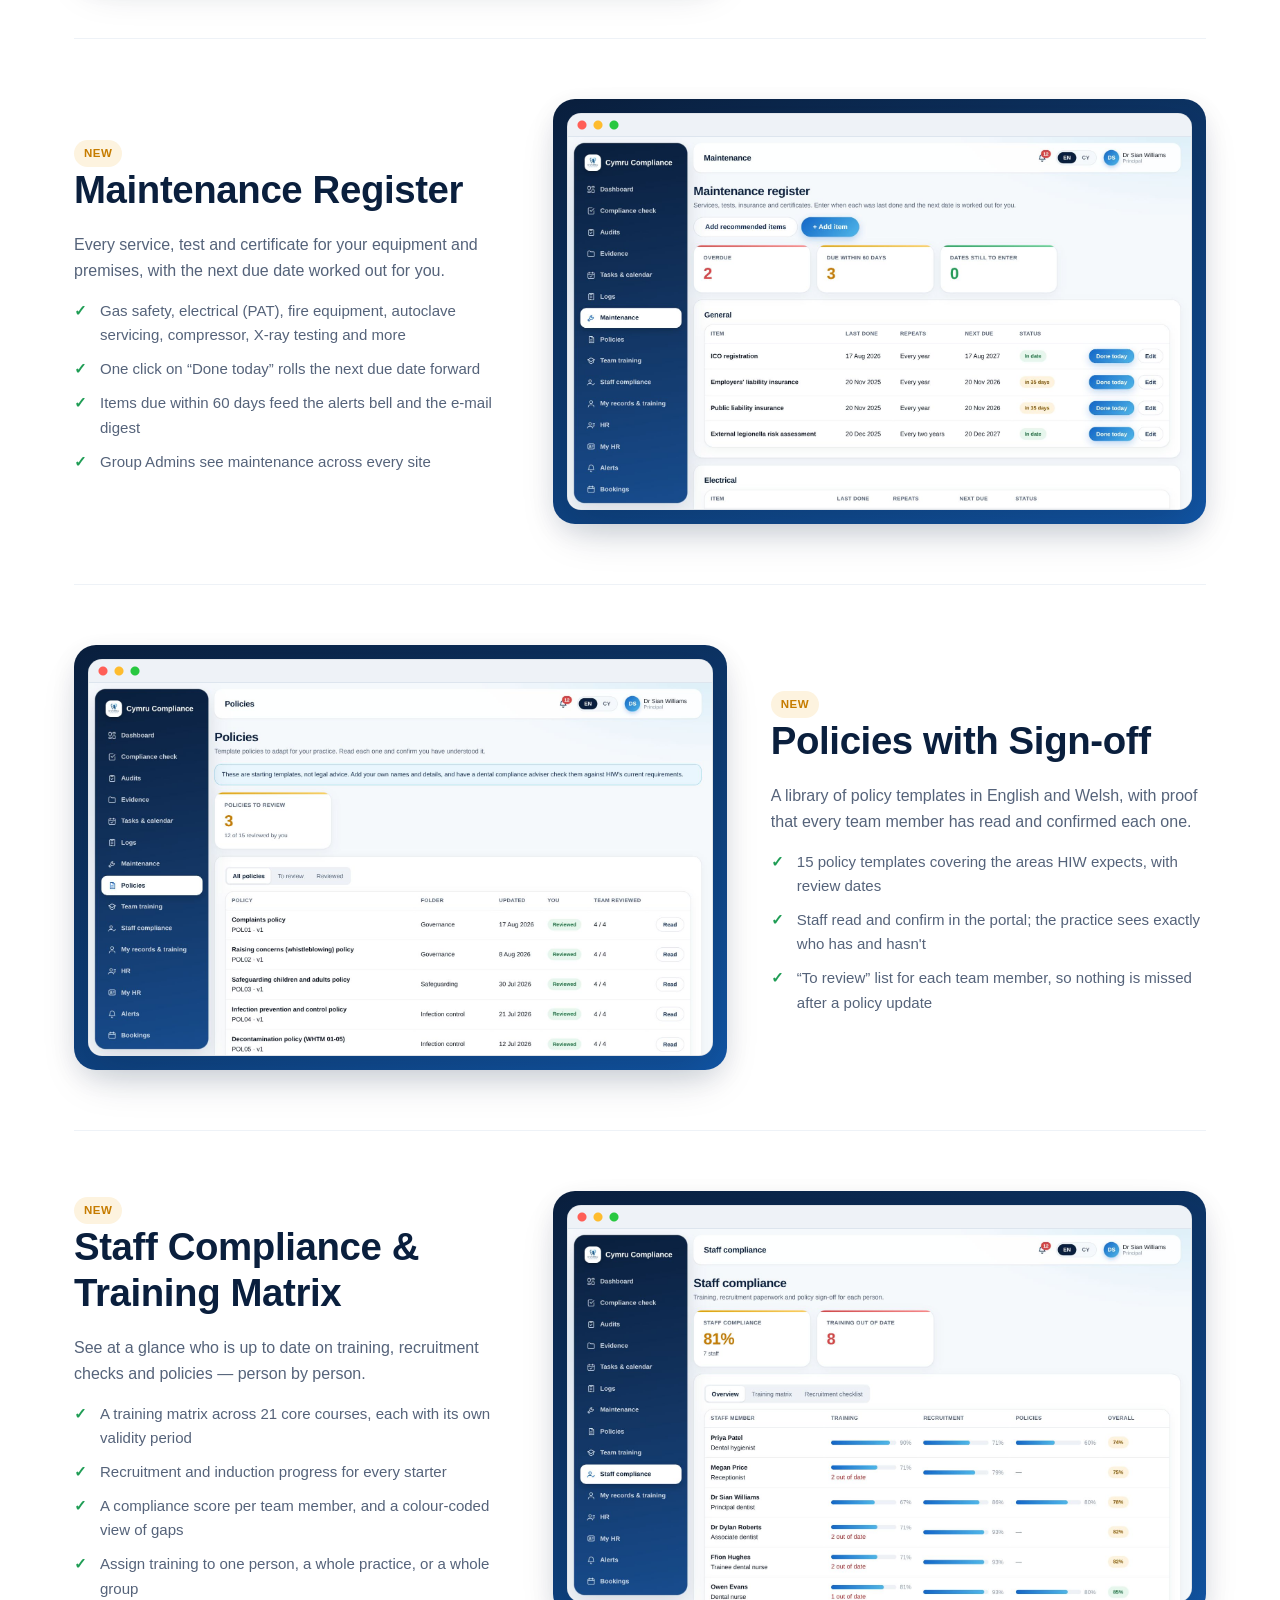
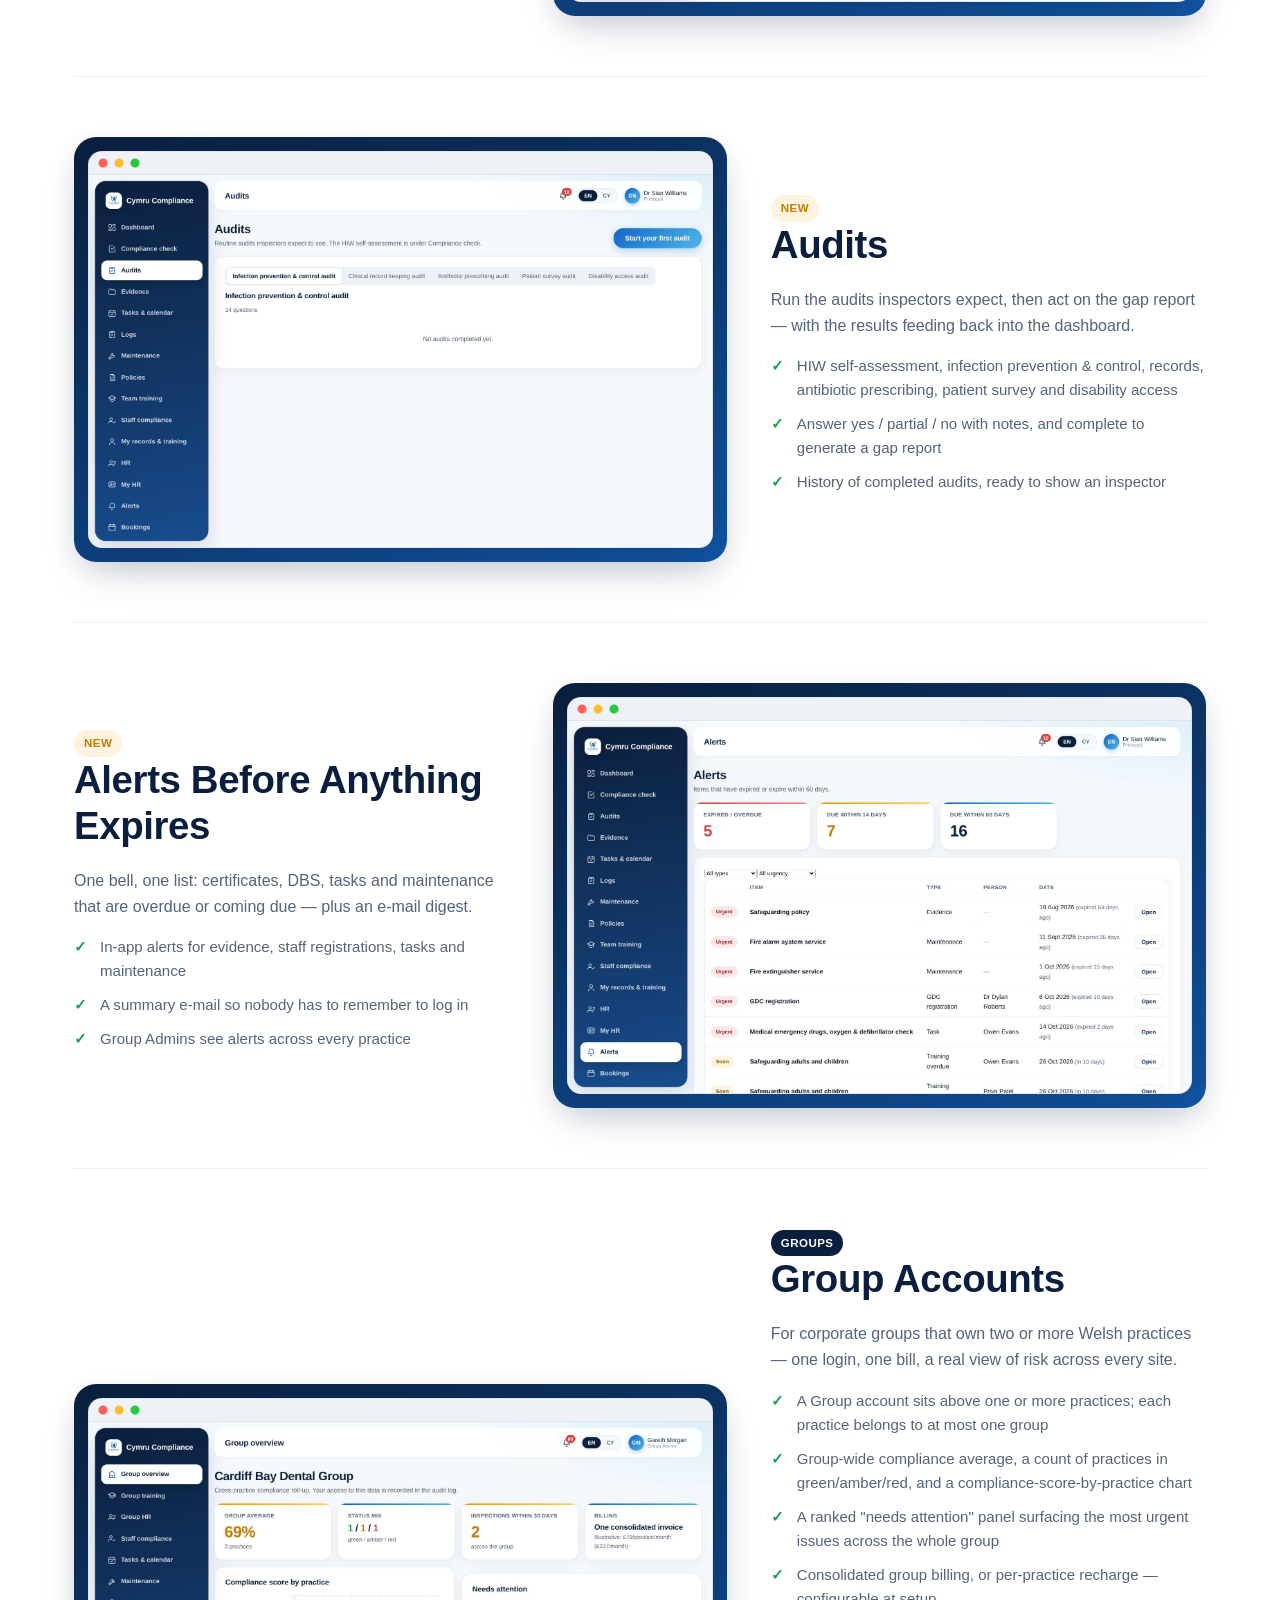
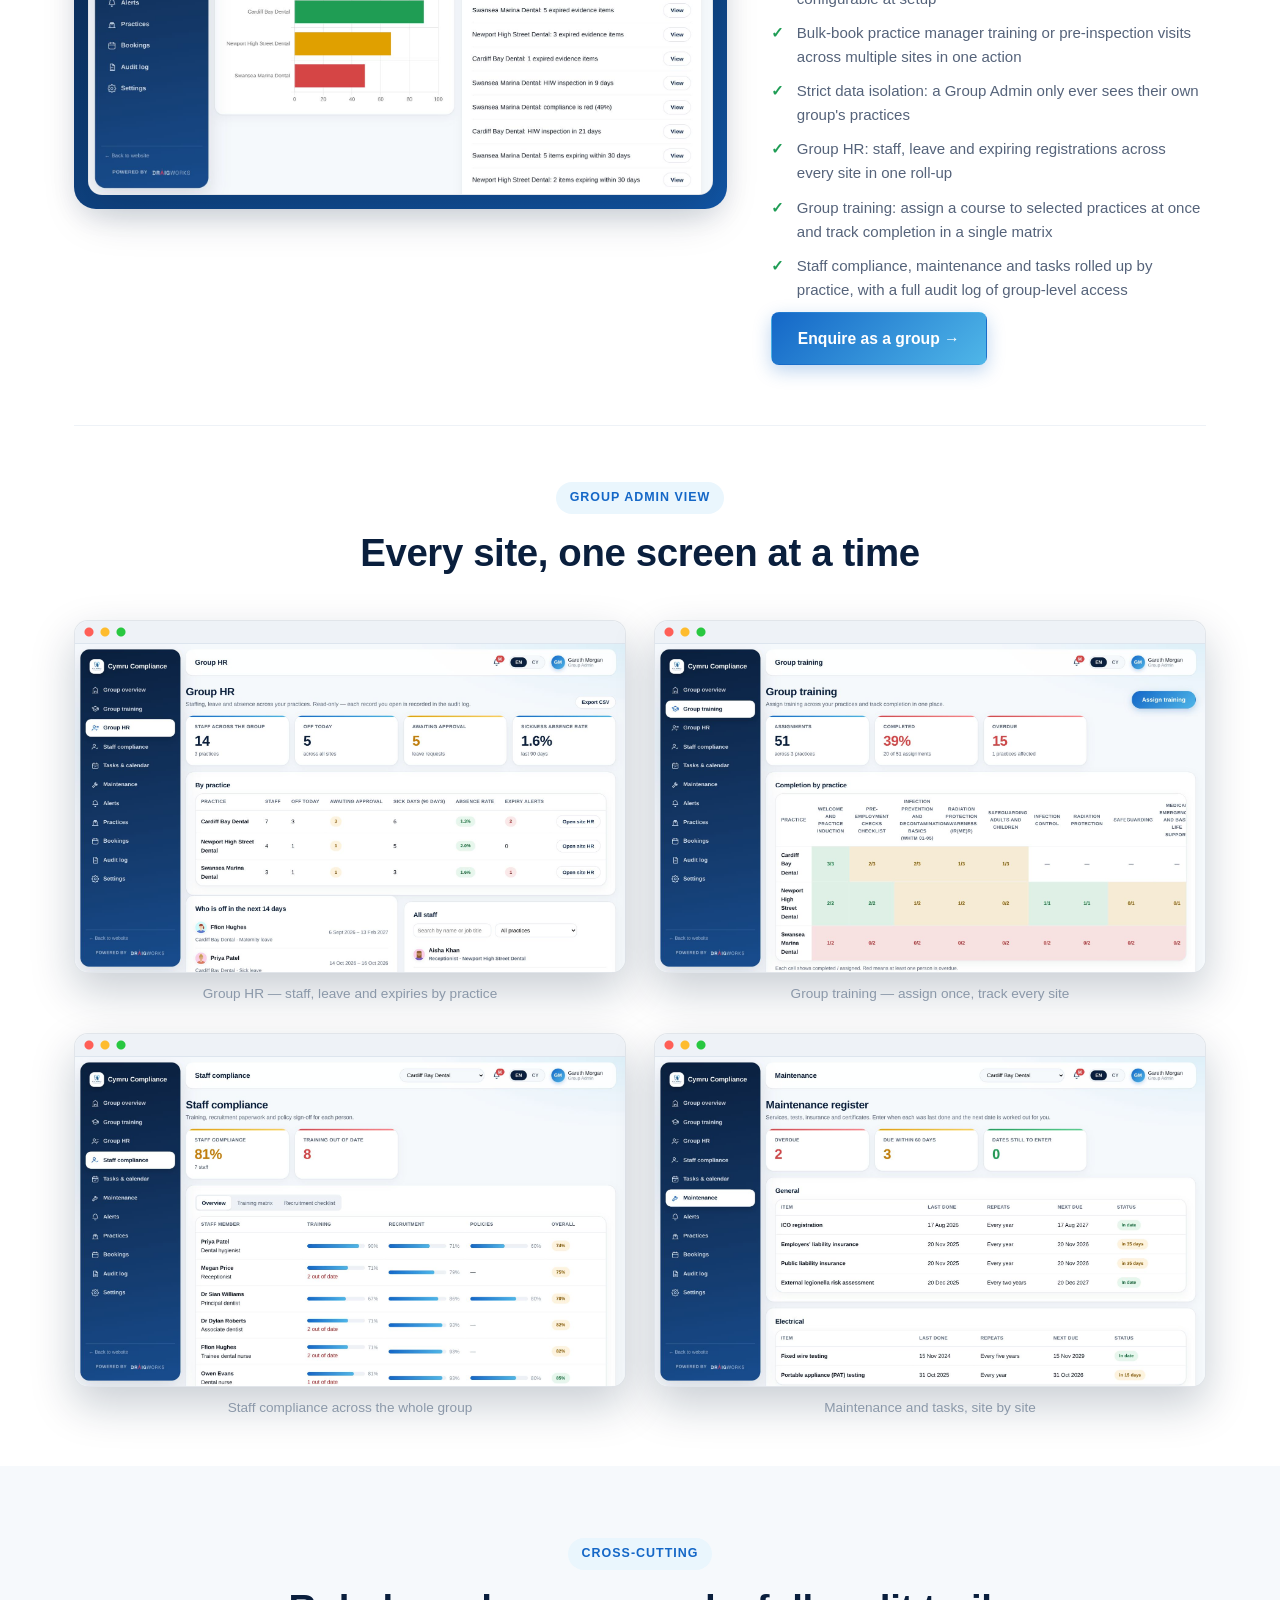
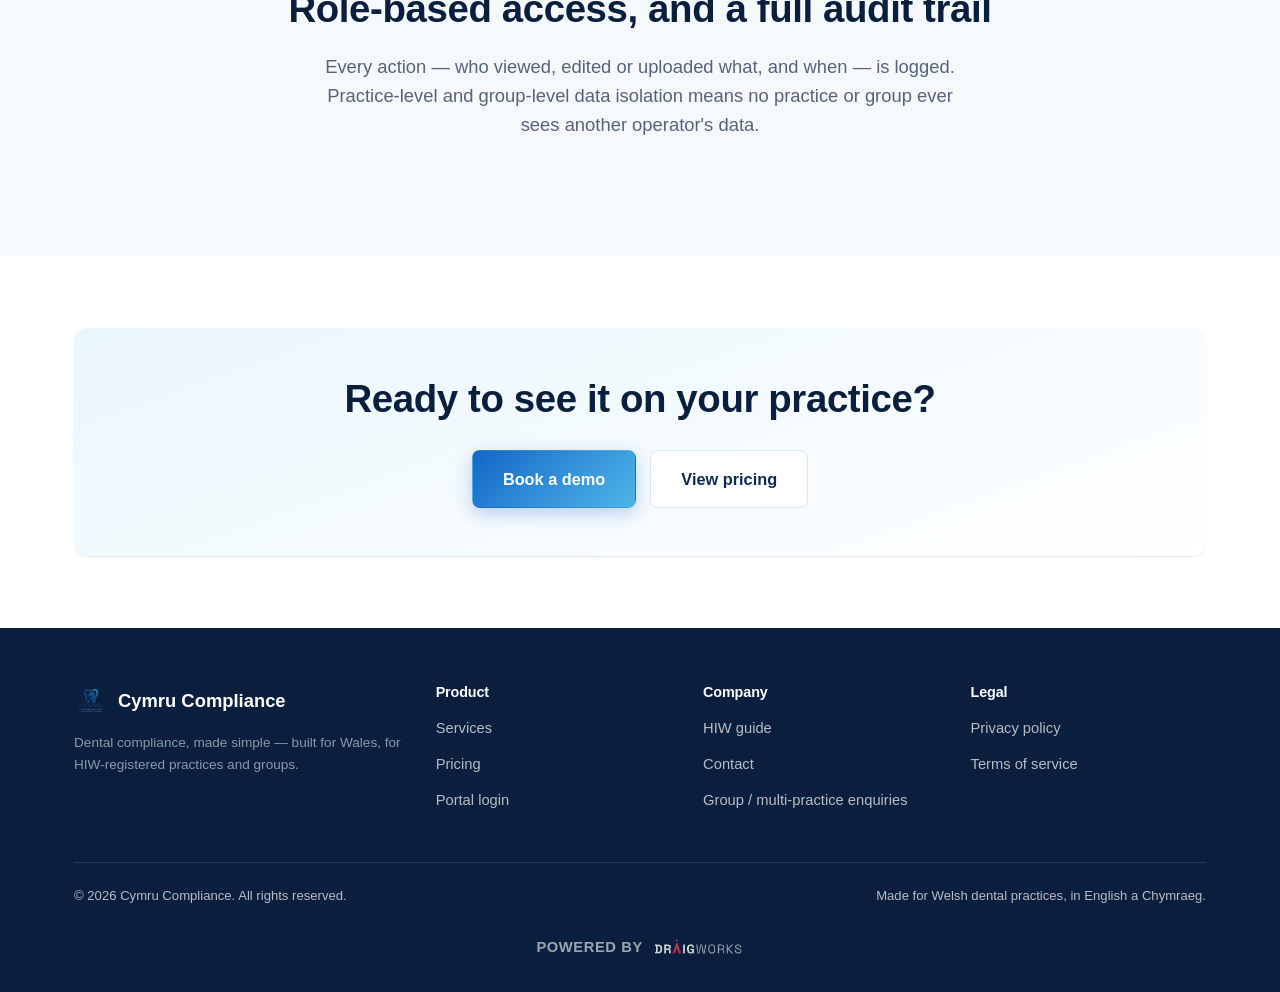
<file: services.html>
<!doctype html>
<html lang="en">
<head>
<meta charset="UTF-8">
<meta name="viewport" content="width=device-width, initial-scale=1">
<title>Services — Cymru Compliance</title>
<meta name="description" content="Every feature of the Cymru Compliance portal: dashboard, evidence upload, induction training, self-assessment, practice manager training, pre-inspection visits and group accounts.">
<link rel="icon" href="img/favicon-32.png" sizes="32x32">
<link rel="apple-touch-icon" href="img/apple-touch-icon.png">
<link rel="stylesheet" href="css/style.css">
</head>
<body data-page="services">
<a class="skip-link" href="#main">Skip to content</a>

<header class="site-header">
  <div class="container nav">
    <a href="index.html" class="brand"><img src="img/logo-header.png" alt="Cymru Compliance logo" width="38" height="38"><span>Cymru <span class="cy">Compliance</span></span></a>
    <nav class="nav-links" id="nav-links">
      <a href="index.html" data-i18n="nav-home">Home</a>
      <a href="services.html" data-i18n="nav-services">Services</a>
      <a href="pricing.html" data-i18n="nav-pricing">Pricing</a>
      <a href="hiw-guide.html" data-i18n="nav-hiw">HIW Guide</a>
      <a href="contact.html" data-i18n="nav-contact">Contact</a>
      <a href="portal/app.html" data-i18n="nav-portal">Portal Login</a>
    </nav>
    <div class="nav-actions">
      <div class="lang-toggle">
        <button data-lang="en" class="active">EN</button>
        <button data-lang="cy">CY</button>
      </div>
      <a href="contact.html" class="btn btn-primary desktop-only" data-i18n="nav-cta">Book a demo</a>
      <button class="nav-toggle" aria-label="Toggle navigation" aria-expanded="false">
        <span></span><span></span><span></span>
      </button>
    </div>
  </div>
</header>

<main id="main">

  <section class="hero" style="padding:64px 0 32px;">
    <div class="container">
      <span class="eyebrow" data-i18n="svc-eyebrow">The platform</span>
      <h1 data-i18n="svc-title">One login. Every part of your compliance workload.</h1>
      <p class="lede" data-i18n="svc-sub">From day-to-day evidence, HR, tasks and logs to expert-led inspection preparation — built around the categories HIW actually inspects.</p>
      <nav class="service-nav" aria-label="Jump to service">
        <a href="#dashboard" data-i18n="svc-nav-1">Dashboard</a>
        <a href="#certificates" data-i18n="svc-nav-2">Certificates &amp; Evidence</a>
        <a href="#induction" data-i18n="svc-nav-3">Induction Training</a>
        <a href="#compliance-check" data-i18n="svc-nav-4">Compliance Check</a>
        <a href="#additional-training" data-i18n="svc-nav-5">Additional Training</a>
        <a href="#pm-training" data-i18n="svc-nav-6">Practice Manager Training</a>
        <a href="#pre-inspection" data-i18n="svc-nav-7">Pre-Inspection Visit</a>
        <a href="#hr" data-i18n="svc-nav-hr">HR &amp; Staff Records</a>
        <a href="#tasks" data-i18n="svc-nav-tasks">Tasks &amp; Calendar</a>
        <a href="#logs" data-i18n="svc-nav-logs">Digital Logs</a>
        <a href="#maintenance" data-i18n="svc-nav-maint">Maintenance Register</a>
        <a href="#policies" data-i18n="svc-nav-pol">Policies with Sign-off</a>
        <a href="#staff-compliance" data-i18n="svc-nav-staffc">Staff Compliance &amp; Training Matrix</a>
        <a href="#audits" data-i18n="svc-nav-aud">Audits</a>
        <a href="#alerts" data-i18n="svc-nav-alert">Alerts Before Anything Expires</a>
        <a href="#groups" data-i18n="svc-nav-8">Group Accounts</a>
      </nav>
    </div>
  </section>

  <section class="tight">
    <div class="container">

      <!-- DASHBOARD -->
      <div class="feature-row" id="dashboard">
        <div>
          <span class="tag" data-i18n="dash-tag">Core</span>
          <h2 data-i18n="dash-title">Compliance Dashboard</h2>
          <p data-i18n="dash-body">A single-screen, traffic-light view of your whole practice, rolled up from the categories HIW actually inspects against.</p>
          <ul class="card-list">
            <li data-i18n="dash-li-1">Registration &amp; documentation, staff training &amp; DBS, decontamination (WHTM 01-05), radiation protection (IR(ME)R), health &amp; safety, and policies</li>
            <li data-i18n="dash-li-2">A 6-month compliance-score trend chart, a category-status donut, and an expiry bar chart, on one screen</li>
            <li data-i18n="dash-li-3">For group-owned practices: a "this practice vs. group average" comparison panel</li>
            <li data-i18n="dash-li-4">Drill down from any category into the specific outstanding items, with automated reminders ahead of expiry</li>
          </ul>
        </div>
        <div class="feature-visual shot-visual">
          <figure class="shot"><img src="img/screens/dashboard.jpg" alt="Compliance dashboard" loading="lazy" width="1800" height="1075"></figure>
        </div>
      </div>

      <!-- CERTIFICATES -->
      <div class="feature-row reverse" id="certificates">
        <div>
          <span class="tag" data-i18n="certs-tag">Core</span>
          <h2 data-i18n="certs-title">Certificate &amp; Evidence Upload Portal</h2>
          <p data-i18n="certs-body">Every certificate and piece of evidence, organised the way HIW expects to see it — with a complete, defensible audit trail.</p>
          <ul class="card-list">
            <li data-i18n="certs-li-1">Upload by category — staff DBS, indemnity insurance, calibration certificates, fire safety, radiation protection and more</li>
            <li data-i18n="certs-li-2">Expiry date capture at upload drives the dashboard and reminder notifications automatically</li>
            <li data-i18n="certs-li-3">Full version history preserves an audit trail for every document</li>
            <li data-i18n="certs-li-4">Verification workflow: a Principal or Practice Manager signs off staff-uploaded documents as verified</li>
          </ul>
        </div>
        <div class="feature-visual shot-visual">
          <figure class="shot"><img src="img/screens/evidence.jpg" alt="Evidence library" loading="lazy" width="1800" height="1075"></figure>
        </div>
      </div>

      <!-- INDUCTION -->
      <div class="feature-row" id="induction">
        <div>
          <span class="tag" data-i18n="induction-tag">Core</span>
          <h2 data-i18n="induction-title">Induction Training</h2>
          <p data-i18n="induction-body">A structured onboarding pathway for new staff that targets HIW's most-cited recurring failure head-on: incomplete pre-employment and induction checks.</p>
          <ul class="card-list">
            <li data-i18n="induction-li-1">Guided, step-by-step onboarding pathway for every new starter</li>
            <li data-i18n="induction-li-2">Tracks completion status per staff member in real time</li>
            <li data-i18n="induction-li-3">Feeds directly into the practice compliance dashboard</li>
          </ul>
        </div>
        <div class="feature-visual shot-visual">
          <figure class="shot"><img src="img/screens/team-training.jpg" alt="Team training and induction progress" loading="lazy" width="1800" height="1075"></figure>
        </div>
      </div>

      <!-- COMPLIANCE CHECK -->
      <div class="feature-row reverse" id="compliance-check">
        <div>
          <span class="tag" data-i18n="check-tag">Core</span>
          <h2 data-i18n="check-title">Compliance Check (Self-Assessment)</h2>
          <p data-i18n="check-body">Mock-inspect yourselves against the exact structure HIW uses, well before the real inspection is announced.</p>
          <ul class="card-list">
            <li data-i18n="check-li-1">A structured self-audit tool mirroring HIW's actual inspection framework</li>
            <li data-i18n="check-li-2">Generates a clear gap report you can act on immediately</li>
            <li data-i18n="check-li-3">Feeds directly back into the dashboard's red/amber/green status and action list</li>
          </ul>
        </div>
        <div class="feature-visual shot-visual">
          <figure class="shot"><img src="img/screens/check.jpg" alt="Compliance check self-assessment" loading="lazy" width="1800" height="1075"></figure>
        </div>
      </div>

      <!-- ADDITIONAL TRAINING -->
      <div class="feature-row" id="additional-training">
        <div>
          <span class="tag" data-i18n="addl-tag">Core</span>
          <h2 data-i18n="addl-title">Additional Compliance Training</h2>
          <p data-i18n="addl-body">Ongoing, CPD-aligned refresher training so certifications never quietly lapse.</p>
          <ul class="card-list">
            <li data-i18n="addl-li-1">Annual infection control refresher, radiation protection updates, safeguarding renewals and more</li>
            <li data-i18n="addl-li-2">Assign to an individual, a whole practice, or — for Group Admins — across multiple practices in one action</li>
          </ul>
        </div>
        <div class="feature-visual shot-visual">
          <figure class="shot"><img src="img/screens/my-training.jpg" alt="My records and training" loading="lazy" width="1800" height="1075"></figure>
        </div>
      </div>

      <!-- PRACTICE MANAGER TRAINING -->
      <div class="feature-row reverse" id="pm-training">
        <div>
          <span class="tag amber" data-i18n="pm-tag">Premium</span>
          <h2 data-i18n="pm-title">Practice Manager Training</h2>
          <p data-i18n="pm-body">A dedicated training track for practice managers — reflecting how central the role is to HIW inspection outcomes.</p>
          <ul class="card-list">
            <li data-i18n="pm-li-1">Structured course covering HIW inspection readiness end-to-end: what inspectors look for, running the self-assessment check, evidence management best practice, and leading a team through an announced inspection</li>
            <li data-i18n="pm-li-2">Delivered as guided e-learning plus live/webinar sessions with a compliance expert</li>
            <li data-i18n="pm-li-3">Completion feeds the compliance dashboard as a practice-level credential — "HIW-trained practice manager in post"</li>
            <li data-i18n="pm-li-4">Available as a one-off purchase, included in Practice Plus, or bulk-booked by a Group Admin across several practices</li>
          </ul>
          <a href="pricing.html#addons" class="btn btn-secondary" data-i18n="pm-cta">See pricing →</a>
        </div>
        <div class="feature-visual shot-visual">
          <figure class="shot"><img src="img/screens/bookings.jpg" alt="Bookings for Practice Manager training" loading="lazy" width="1800" height="1075"></figure>
        </div>
      </div>

      <!-- PRE-INSPECTION -->
      <div class="feature-row" id="pre-inspection">
        <div>
          <span class="tag amber" data-i18n="visit-tag">Premium</span>
          <h2 data-i18n="visit-title">Pre-Inspection Visit &amp; Compliance Check</h2>
          <p data-i18n="visit-body">A human compliance expert runs a genuine mock inspection ahead of your real one — the highest-margin, most differentiated part of the service.</p>
          <ul class="card-list">
            <li data-i18n="visit-li-1">Bookable service: an expert visits in person, or conducts a remote review, ahead of a scheduled or anticipated HIW inspection</li>
            <li data-i18n="visit-li-2">Booking flow is tied to your practice's own dashboard data, so the reviewer prepares in advance</li>
            <li data-i18n="visit-li-3">Output is a written gap report, loaded straight back into your dashboard</li>
          </ul>
          <a href="pricing.html#addons" class="btn btn-secondary" data-i18n="visit-cta">See pricing →</a>
        </div>
        <div class="feature-visual shot-visual">
          <figure class="shot"><img src="img/screens/bookings.jpg" alt="Pre-inspection visit booking" loading="lazy" width="1800" height="1075"></figure>
        </div>
      </div>

            <!-- HR -->
      <div class="feature-row reverse" id="hr">
        <div>
          <span class="tag amber" data-i18n="hr-tag">New</span>
          <h2 data-i18n="hr-title">HR &amp; Staff Records</h2>
          <p data-i18n="hr-body">Everything about your team in one secure place — records, leave, absence and recruitment — linked straight to the compliance dashboard.</p>
          <ul class="card-list">
            <li data-i18n="hr-li-1">Staff profiles with photo, role, contract details and emergency contacts, visible only to those who should see them</li>
            <li data-i18n="hr-li-2">GDC registration, indemnity and DBS expiry dates tracked per person, with alerts before anything lapses</li>
            <li data-i18n="hr-li-3">Leave requests and approvals with entitlement balances, a team calendar with Welsh bank holidays, and absence recording</li>
            <li data-i18n="hr-li-4">A recruitment checklist for every new starter, covering the pre-employment checks HIW cites most</li>
            <li data-i18n="hr-li-5">Staff self-service: each team member sees their own record and requests their own leave</li>
          </ul>
        </div>
        <div class="feature-visual shot-visual">
          <figure class="shot"><img src="img/screens/hr.jpg" alt="HR module showing staff profiles, leave and expiry alerts" loading="lazy" width="1800" height="1075"></figure>
        </div>
      </div>

      <!-- TASKS -->
      <div class="feature-row" id="tasks">
        <div>
          <span class="tag amber" data-i18n="tasks-tag">New</span>
          <h2 data-i18n="tasks-title">Tasks &amp; Calendar</h2>
          <p data-i18n="tasks-body">The recurring jobs that keep a practice compliant, scheduled, assigned and ticked off — with proof that they were done.</p>
          <ul class="card-list">
            <li data-i18n="tasks-li-1">A ready-made library of recurring compliance tasks, from daily checks to annual reviews</li>
            <li data-i18n="tasks-li-2">Assign to a named team member; see everything on a month calendar or as a list</li>
            <li data-i18n="tasks-li-3">Mark done with a note — overdue and due-soon items are flagged on the dashboard</li>
            <li data-i18n="tasks-li-4">Next due date is calculated automatically from the task frequency</li>
          </ul>
        </div>
        <div class="feature-visual shot-visual">
          <figure class="shot"><img src="img/screens/tasks.jpg" alt="Tasks and calendar view" loading="lazy" width="1800" height="1075"></figure>
        </div>
      </div>

      <!-- LOGS -->
      <div class="feature-row reverse" id="logs">
        <div>
          <span class="tag amber" data-i18n="logs-tag">New</span>
          <h2 data-i18n="logs-title">Digital Logs</h2>
          <p data-i18n="logs-body">Replace the paper logbooks. Every entry is signed, time-stamped and cannot be edited afterwards.</p>
          <ul class="card-list">
            <li data-i18n="logs-li-1">Autoclave and washer-disinfector cycles, emergency drugs and oxygen checks, fridge temperatures, legionella and X-ray logs</li>
            <li data-i18n="logs-li-2">Pass/fail checks with guidance, so a missed reading is obvious</li>
            <li data-i18n="logs-li-3">Insert-only records: the audit trail an inspector wants to see</li>
            <li data-i18n="logs-li-4">Recent entries and gaps visible at a glance</li>
          </ul>
        </div>
        <div class="feature-visual shot-visual">
          <figure class="shot"><img src="img/screens/logs.jpg" alt="Digital logs for autoclave, fridge, legionella and more" loading="lazy" width="1800" height="1075"></figure>
        </div>
      </div>

      <!-- MAINTENANCE -->
      <div class="feature-row" id="maintenance">
        <div>
          <span class="tag amber" data-i18n="maint-tag">New</span>
          <h2 data-i18n="maint-title">Maintenance Register</h2>
          <p data-i18n="maint-body">Every service, test and certificate for your equipment and premises, with the next due date worked out for you.</p>
          <ul class="card-list">
            <li data-i18n="maint-li-1">Gas safety, electrical (PAT), fire equipment, autoclave servicing, compressor, X-ray testing and more</li>
            <li data-i18n="maint-li-2">One click on “Done today” rolls the next due date forward</li>
            <li data-i18n="maint-li-3">Items due within 60 days feed the alerts bell and the e-mail digest</li>
            <li data-i18n="maint-li-4">Group Admins see maintenance across every site</li>
          </ul>
        </div>
        <div class="feature-visual shot-visual">
          <figure class="shot"><img src="img/screens/maintenance.jpg" alt="Maintenance register with next due dates" loading="lazy" width="1800" height="1075"></figure>
        </div>
      </div>

      <!-- POLICIES -->
      <div class="feature-row reverse" id="policies">
        <div>
          <span class="tag amber" data-i18n="pol-tag">New</span>
          <h2 data-i18n="pol-title">Policies with Sign-off</h2>
          <p data-i18n="pol-body">A library of policy templates in English and Welsh, with proof that every team member has read and confirmed each one.</p>
          <ul class="card-list">
            <li data-i18n="pol-li-1">15 policy templates covering the areas HIW expects, with review dates</li>
            <li data-i18n="pol-li-2">Staff read and confirm in the portal; the practice sees exactly who has and hasn't</li>
            <li data-i18n="pol-li-3">“To review” list for each team member, so nothing is missed after a policy update</li>
          </ul>
        </div>
        <div class="feature-visual shot-visual">
          <figure class="shot"><img src="img/screens/policies.jpg" alt="Policy library with read and confirm sign-off" loading="lazy" width="1800" height="1075"></figure>
        </div>
      </div>

      <!-- STAFF-COMPLIANCE -->
      <div class="feature-row" id="staff-compliance">
        <div>
          <span class="tag amber" data-i18n="staffc-tag">New</span>
          <h2 data-i18n="staffc-title">Staff Compliance &amp; Training Matrix</h2>
          <p data-i18n="staffc-body">See at a glance who is up to date on training, recruitment checks and policies — person by person.</p>
          <ul class="card-list">
            <li data-i18n="staffc-li-1">A training matrix across 21 core courses, each with its own validity period</li>
            <li data-i18n="staffc-li-2">Recruitment and induction progress for every starter</li>
            <li data-i18n="staffc-li-3">A compliance score per team member, and a colour-coded view of gaps</li>
            <li data-i18n="staffc-li-4">Assign training to one person, a whole practice, or a whole group</li>
          </ul>
        </div>
        <div class="feature-visual shot-visual">
          <figure class="shot"><img src="img/screens/staff-compliance.jpg" alt="Staff compliance and training matrix" loading="lazy" width="1800" height="1075"></figure>
        </div>
      </div>

      <!-- AUDITS -->
      <div class="feature-row reverse" id="audits">
        <div>
          <span class="tag amber" data-i18n="aud-tag">New</span>
          <h2 data-i18n="aud-title">Audits</h2>
          <p data-i18n="aud-body">Run the audits inspectors expect, then act on the gap report — with the results feeding back into the dashboard.</p>
          <ul class="card-list">
            <li data-i18n="aud-li-1">HIW self-assessment, infection prevention &amp; control, records, antibiotic prescribing, patient survey and disability access</li>
            <li data-i18n="aud-li-2">Answer yes / partial / no with notes, and complete to generate a gap report</li>
            <li data-i18n="aud-li-3">History of completed audits, ready to show an inspector</li>
          </ul>
        </div>
        <div class="feature-visual shot-visual">
          <figure class="shot"><img src="img/screens/audits.jpg" alt="Audit programme" loading="lazy" width="1800" height="1075"></figure>
        </div>
      </div>

      <!-- ALERTS -->
      <div class="feature-row" id="alerts">
        <div>
          <span class="tag amber" data-i18n="alert-tag">New</span>
          <h2 data-i18n="alert-title">Alerts Before Anything Expires</h2>
          <p data-i18n="alert-body">One bell, one list: certificates, DBS, tasks and maintenance that are overdue or coming due — plus an e-mail digest.</p>
          <ul class="card-list">
            <li data-i18n="alert-li-1">In-app alerts for evidence, staff registrations, tasks and maintenance</li>
            <li data-i18n="alert-li-2">A summary e-mail so nobody has to remember to log in</li>
            <li data-i18n="alert-li-3">Group Admins see alerts across every practice</li>
          </ul>
        </div>
        <div class="feature-visual shot-visual">
          <figure class="shot"><img src="img/screens/alerts.jpg" alt="Alerts view" loading="lazy" width="1800" height="1075"></figure>
        </div>
      </div>

      <!-- GROUPS -->
      <div class="feature-row reverse" id="groups">
        <div>
          <span class="tag navy" data-i18n="groups-svc-tag">Groups</span>
          <h2 data-i18n="groups-svc-title">Group Accounts</h2>
          <p data-i18n="groups-svc-body">For corporate groups that own two or more Welsh practices — one login, one bill, a real view of risk across every site.</p>
          <ul class="card-list">
            <li data-i18n="groups-svc-li-1">A Group account sits above one or more practices; each practice belongs to at most one group</li>
            <li data-i18n="groups-svc-li-2">Group-wide compliance average, a count of practices in green/amber/red, and a compliance-score-by-practice chart</li>
            <li data-i18n="groups-svc-li-3">A ranked "needs attention" panel surfacing the most urgent issues across the whole group</li>
            <li data-i18n="groups-svc-li-4">Consolidated group billing, or per-practice recharge — configurable at setup</li>
            <li data-i18n="groups-svc-li-5">Bulk-book practice manager training or pre-inspection visits across multiple sites in one action</li>
            <li data-i18n="groups-svc-li-6">Strict data isolation: a Group Admin only ever sees their own group's practices</li>
            <li data-i18n="groups-svc-li-7">Group HR: staff, leave and expiring registrations across every site in one roll-up</li>
            <li data-i18n="groups-svc-li-8">Group training: assign a course to selected practices at once and track completion in a single matrix</li>
            <li data-i18n="groups-svc-li-9">Staff compliance, maintenance and tasks rolled up by practice, with a full audit log of group-level access</li>
          </ul>
          <a href="contact.html#group" class="btn btn-primary" data-i18n="groups-svc-cta">Enquire as a group →</a>
        </div>
        <div class="feature-visual shot-visual">
          <figure class="shot"><img src="img/screens/group.jpg" alt="Group overview dashboard" loading="lazy" width="1800" height="1075"></figure>
        </div>
      </div>


      <!-- GROUP GALLERY -->
      <div class="section-head center" style="padding-top:56px;">
        <span class="eyebrow" data-i18n="gal-eyebrow">Group Admin view</span>
        <h2 data-i18n="gal-title">Every site, one screen at a time</h2>
      </div>
      <div class="shot-grid">
        <div><figure class="shot"><img src="img/screens/group-hr.jpg" alt="Group HR roll-up" loading="lazy" width="1800" height="1075"></figure><p class="small" data-i18n="gal-1">Group HR — staff, leave and expiries by practice</p></div>
        <div><figure class="shot"><img src="img/screens/group-training.jpg" alt="Group training matrix" loading="lazy" width="1800" height="1075"></figure><p class="small" data-i18n="gal-2">Group training — assign once, track every site</p></div>
        <div><figure class="shot"><img src="img/screens/group-staff.jpg" alt="Group staff compliance" loading="lazy" width="1800" height="1075"></figure><p class="small" data-i18n="gal-3">Staff compliance across the whole group</p></div>
        <div><figure class="shot"><img src="img/screens/group-maintenance.jpg" alt="Group maintenance" loading="lazy" width="1800" height="1075"></figure><p class="small" data-i18n="gal-4">Maintenance and tasks, site by site</p></div>
      </div>

    </div>
  </section>

  <!-- ACCESS & AUDIT -->
  <section class="band">
    <div class="container">
      <div class="section-head center">
        <span class="eyebrow" data-i18n="access-eyebrow">Cross-cutting</span>
        <h2 data-i18n="access-title">Role-based access, and a full audit trail</h2>
        <p class="lede" style="margin:0 auto;" data-i18n="access-sub">Every action — who viewed, edited or uploaded what, and when — is logged. Practice-level and group-level data isolation means no practice or group ever sees another operator's data.</p>
      </div>
    </div>
  </section>

  <!-- CTA -->
  <section>
    <div class="container">
      <div class="card" style="padding:48px;text-align:center;background:linear-gradient(160deg,var(--sky-100),var(--white));border:none;">
        <h2 data-i18n="svc-cta-title">Ready to see it on your practice?</h2>
        <div class="hero-actions" style="justify-content:center;">
          <a href="contact.html" class="btn btn-primary btn-lg" data-i18n="hero-cta-primary">Book a demo</a>
          <a href="pricing.html" class="btn btn-secondary btn-lg" data-i18n="svc-cta-secondary">View pricing</a>
        </div>
      </div>
    </div>
  </section>

</main>

<footer class="site-footer">
  <div class="container">
    <div class="footer-grid">
      <div>
        <div class="brand"><img src="img/logo-header.png" alt="Cymru Compliance logo" style="width:34px;height:34px;"><span>Cymru Compliance</span></div>
        <p class="small" data-i18n="footer-tagline" style="margin-top:14px;">Dental compliance, made simple — built for Wales, for HIW-registered practices and groups.</p>
      </div>
      <div>
        <h4 data-i18n="footer-product">Product</h4>
        <ul>
          <li><a href="services.html" data-i18n="footer-services">Services</a></li>
          <li><a href="pricing.html" data-i18n="footer-pricing">Pricing</a></li>
          <li><a href="portal/app.html" data-i18n="footer-portal">Portal login</a></li>
        </ul>
      </div>
      <div>
        <h4 data-i18n="footer-company">Company</h4>
        <ul>
          <li><a href="hiw-guide.html" data-i18n="footer-hiw">HIW guide</a></li>
          <li><a href="contact.html" data-i18n="footer-contact">Contact</a></li>
          <li><a href="contact.html#group" data-i18n="footer-group">Group / multi-practice enquiries</a></li>
        </ul>
      </div>
      <div>
        <h4 data-i18n="footer-legal">Legal</h4>
        <ul>
          <li><a href="#" data-i18n="footer-privacy">Privacy policy</a></li>
          <li><a href="#" data-i18n="footer-terms">Terms of service</a></li>
        </ul>
      </div>
    </div>
    <div class="footer-bottom">
      <span>&copy; <span data-year></span> Cymru Compliance. <span data-i18n="footer-rights">All rights reserved.</span></span>
      <span data-i18n="footer-madefor">Made for Welsh dental practices, in English a Chymraeg.</span>
    </div>
  </div>
</footer>

<script src="js/site-config.js"></script>
<script src="js/translations.js"></script>
<script src="js/main.js"></script>
</body>
</html>
</file>
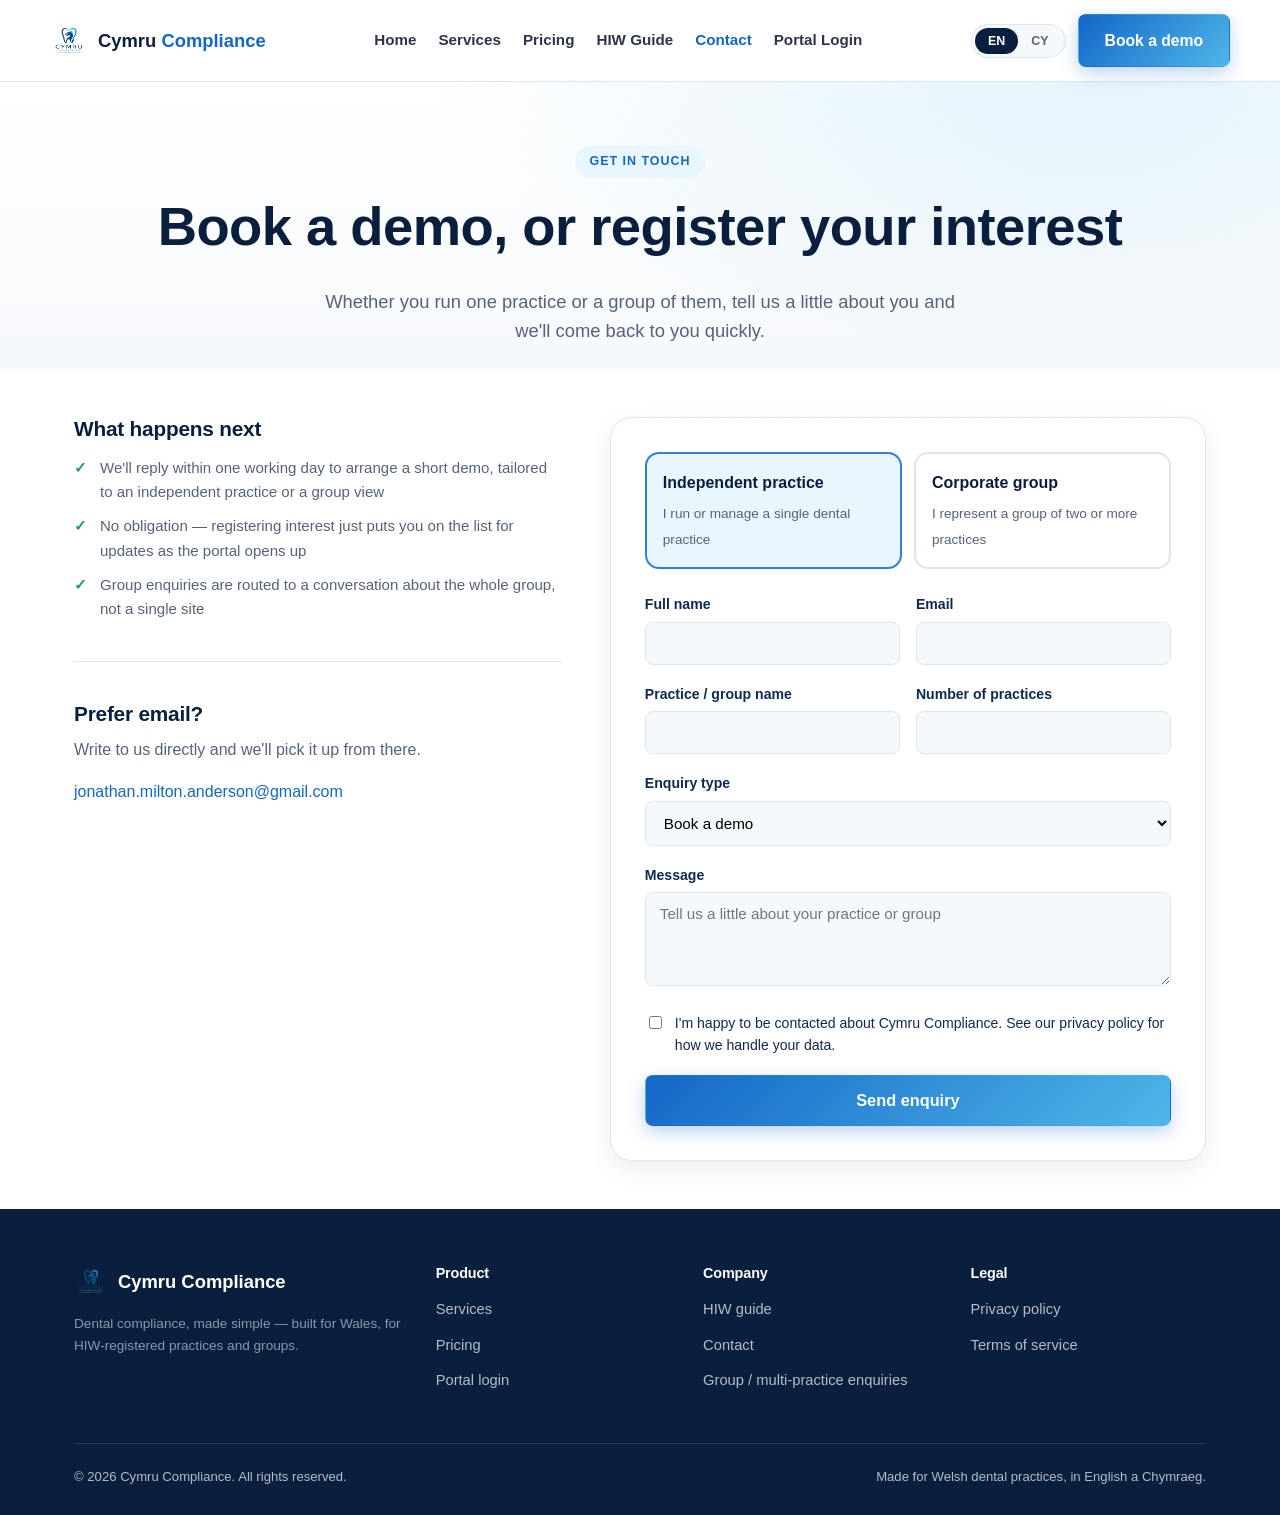
<file: website/contact.html>
<!doctype html>
<html lang="en">
<head>
<meta charset="UTF-8">
<meta name="viewport" content="width=device-width, initial-scale=1">
<title>Contact &amp; Book a Demo — Cymru Compliance</title>
<meta name="description" content="Book a demo, register your interest, or get in touch — separate paths for independent practices and corporate dental groups.">
<link rel="icon" href="img/favicon-32.png" sizes="32x32">
<link rel="apple-touch-icon" href="img/apple-touch-icon.png">
<link rel="stylesheet" href="css/style.css">
</head>
<body data-page="contact">
<a class="skip-link" href="#main">Skip to content</a>

<header class="site-header">
  <div class="container nav">
    <a href="index.html" class="brand"><img src="img/logo-header.png" alt="Cymru Compliance logo" width="38" height="38"><span>Cymru <span class="cy">Compliance</span></span></a>
    <nav class="nav-links" id="nav-links">
      <a href="index.html" data-i18n="nav-home">Home</a>
      <a href="services.html" data-i18n="nav-services">Services</a>
      <a href="pricing.html" data-i18n="nav-pricing">Pricing</a>
      <a href="hiw-guide.html" data-i18n="nav-hiw">HIW Guide</a>
      <a href="contact.html" data-i18n="nav-contact">Contact</a>
      <a href="portal/app.html" data-i18n="nav-portal">Portal Login</a>
    </nav>
    <div class="nav-actions">
      <div class="lang-toggle">
        <button data-lang="en" class="active">EN</button>
        <button data-lang="cy">CY</button>
      </div>
      <a href="contact.html" class="btn btn-primary desktop-only" data-i18n="nav-cta">Book a demo</a>
      <button class="nav-toggle" aria-label="Toggle navigation" aria-expanded="false">
        <span></span><span></span><span></span>
      </button>
    </div>
  </div>
</header>

<main id="main">

  <section class="hero" style="padding:64px 0 24px;">
    <div class="container text-center">
      <span class="eyebrow" data-i18n="contact-eyebrow">Get in touch</span>
      <h1 data-i18n="contact-title">Book a demo, or register your interest</h1>
      <p class="lede" style="margin:0 auto;" data-i18n="contact-sub">Whether you run one practice or a group of them, tell us a little about you and we'll come back to you quickly.</p>
    </div>
  </section>

  <section class="tight">
    <div class="container contact-grid">
      <div>
        <h3 data-i18n="contact-side-title">What happens next</h3>
        <ul class="card-list">
          <li data-i18n="contact-side-li-1">We'll reply within one working day to arrange a short demo, tailored to an independent practice or a group view</li>
          <li data-i18n="contact-side-li-2">No obligation — registering interest just puts you on the list for updates as the portal opens up</li>
          <li data-i18n="contact-side-li-3">Group enquiries are routed to a conversation about the whole group, not a single site</li>
        </ul>
        <hr class="divider">
        <h3 data-i18n="contact-side-title-2">Prefer email?</h3>
        <p data-i18n="contact-side-body-2">Write to us directly and we'll pick it up from there.</p>
        <p><a href="mailto:jonathan.milton.anderson@gmail.com">jonathan.milton.anderson@gmail.com</a></p>
      </div>

      <div class="form-shell">
        <div id="interest"></div>
        <form id="contact-form">
          <div class="path-toggle" data-input-target="practice-type" id="group">
            <div class="path-option selected" data-value="Independent practice">
              <strong data-i18n="contact-path-1-title">Independent practice</strong>
              <span data-i18n="contact-path-1-body">I run or manage a single dental practice</span>
            </div>
            <div class="path-option" data-value="Corporate group">
              <strong data-i18n="contact-path-2-title">Corporate group</strong>
              <span data-i18n="contact-path-2-body">I represent a group of two or more practices</span>
            </div>
          </div>
          <input type="hidden" name="practice-type" id="practice-type" value="Independent practice">
          <input type="text" name="website" tabindex="-1" autocomplete="off" aria-hidden="true" style="position:absolute;left:-9999px;height:0;width:0;opacity:0">

          <div class="field-row">
            <div class="field">
              <label for="cf-name" data-i18n="contact-label-name">Full name</label>
              <input type="text" id="cf-name" name="Name" required>
            </div>
            <div class="field">
              <label for="cf-email" data-i18n="contact-label-email">Email</label>
              <input type="email" id="cf-email" name="Email" required>
            </div>
          </div>

          <div class="field-row">
            <div class="field">
              <label for="cf-practice" data-i18n="contact-label-practice">Practice / group name</label>
              <input type="text" id="cf-practice" name="Practice or group name">
            </div>
            <div class="field">
              <label for="cf-sites" data-i18n="contact-label-sites">Number of practices</label>
              <input type="number" id="cf-sites" name="Number of practices" min="1">
            </div>
          </div>

          <div class="field">
            <label for="cf-type" data-i18n="contact-label-type">Enquiry type</label>
            <select id="cf-type" name="enquiry-type">
              <option value="demo" data-i18n="contact-opt-demo">Book a demo</option>
              <option value="interest" data-i18n="contact-opt-interest">Expression of interest</option>
              <option value="general" data-i18n="contact-opt-general">General enquiry</option>
            </select>
          </div>

          <div class="field">
            <label for="cf-message" data-i18n="contact-label-message">Message</label>
            <textarea id="cf-message" name="Message" rows="4" placeholder="Tell us a little about your practice or group" data-i18n-placeholder="contact-placeholder-message"></textarea>
          </div>

          <div class="field checkbox-field">
            <input type="checkbox" id="cf-consent" required>
            <label for="cf-consent" style="margin:0;font-weight:400;" data-i18n="contact-consent">I'm happy to be contacted about Cymru Compliance. See our privacy policy for how we handle your data.</label>
          </div>

          <button type="submit" class="btn btn-primary btn-block btn-lg" data-i18n="contact-submit">Send enquiry</button>
        </form>
        <div class="form-sent" data-i18n="contact-sent">Thanks — we've received your message and will be in touch within one working day.</div>
        <div class="form-success" data-i18n="contact-success">Thanks — your email client should have opened with your enquiry ready to send. If nothing opened, email us directly at jonathan.milton.anderson@gmail.com.</div>
      </div>
    </div>
  </section>

</main>

<footer class="site-footer">
  <div class="container">
    <div class="footer-grid">
      <div>
        <div class="brand"><img src="img/logo-header.png" alt="Cymru Compliance logo" style="width:34px;height:34px;"><span>Cymru Compliance</span></div>
        <p class="small" data-i18n="footer-tagline" style="margin-top:14px;">Dental compliance, made simple — built for Wales, for HIW-registered practices and groups.</p>
      </div>
      <div>
        <h4 data-i18n="footer-product">Product</h4>
        <ul>
          <li><a href="services.html" data-i18n="footer-services">Services</a></li>
          <li><a href="pricing.html" data-i18n="footer-pricing">Pricing</a></li>
          <li><a href="portal/app.html" data-i18n="footer-portal">Portal login</a></li>
        </ul>
      </div>
      <div>
        <h4 data-i18n="footer-company">Company</h4>
        <ul>
          <li><a href="hiw-guide.html" data-i18n="footer-hiw">HIW guide</a></li>
          <li><a href="contact.html" data-i18n="footer-contact">Contact</a></li>
          <li><a href="contact.html#group" data-i18n="footer-group">Group / multi-practice enquiries</a></li>
        </ul>
      </div>
      <div>
        <h4 data-i18n="footer-legal">Legal</h4>
        <ul>
          <li><a href="#" data-i18n="footer-privacy">Privacy policy</a></li>
          <li><a href="#" data-i18n="footer-terms">Terms of service</a></li>
        </ul>
      </div>
    </div>
    <div class="footer-bottom">
      <span>&copy; <span data-year></span> Cymru Compliance. <span data-i18n="footer-rights">All rights reserved.</span></span>
      <span data-i18n="footer-madefor">Made for Welsh dental practices, in English a Chymraeg.</span>
    </div>
  </div>
</footer>

<script src="js/site-config.js"></script>
<script src="js/translations.js"></script>
<script src="js/main.js"></script>
</body>
</html>
</file>
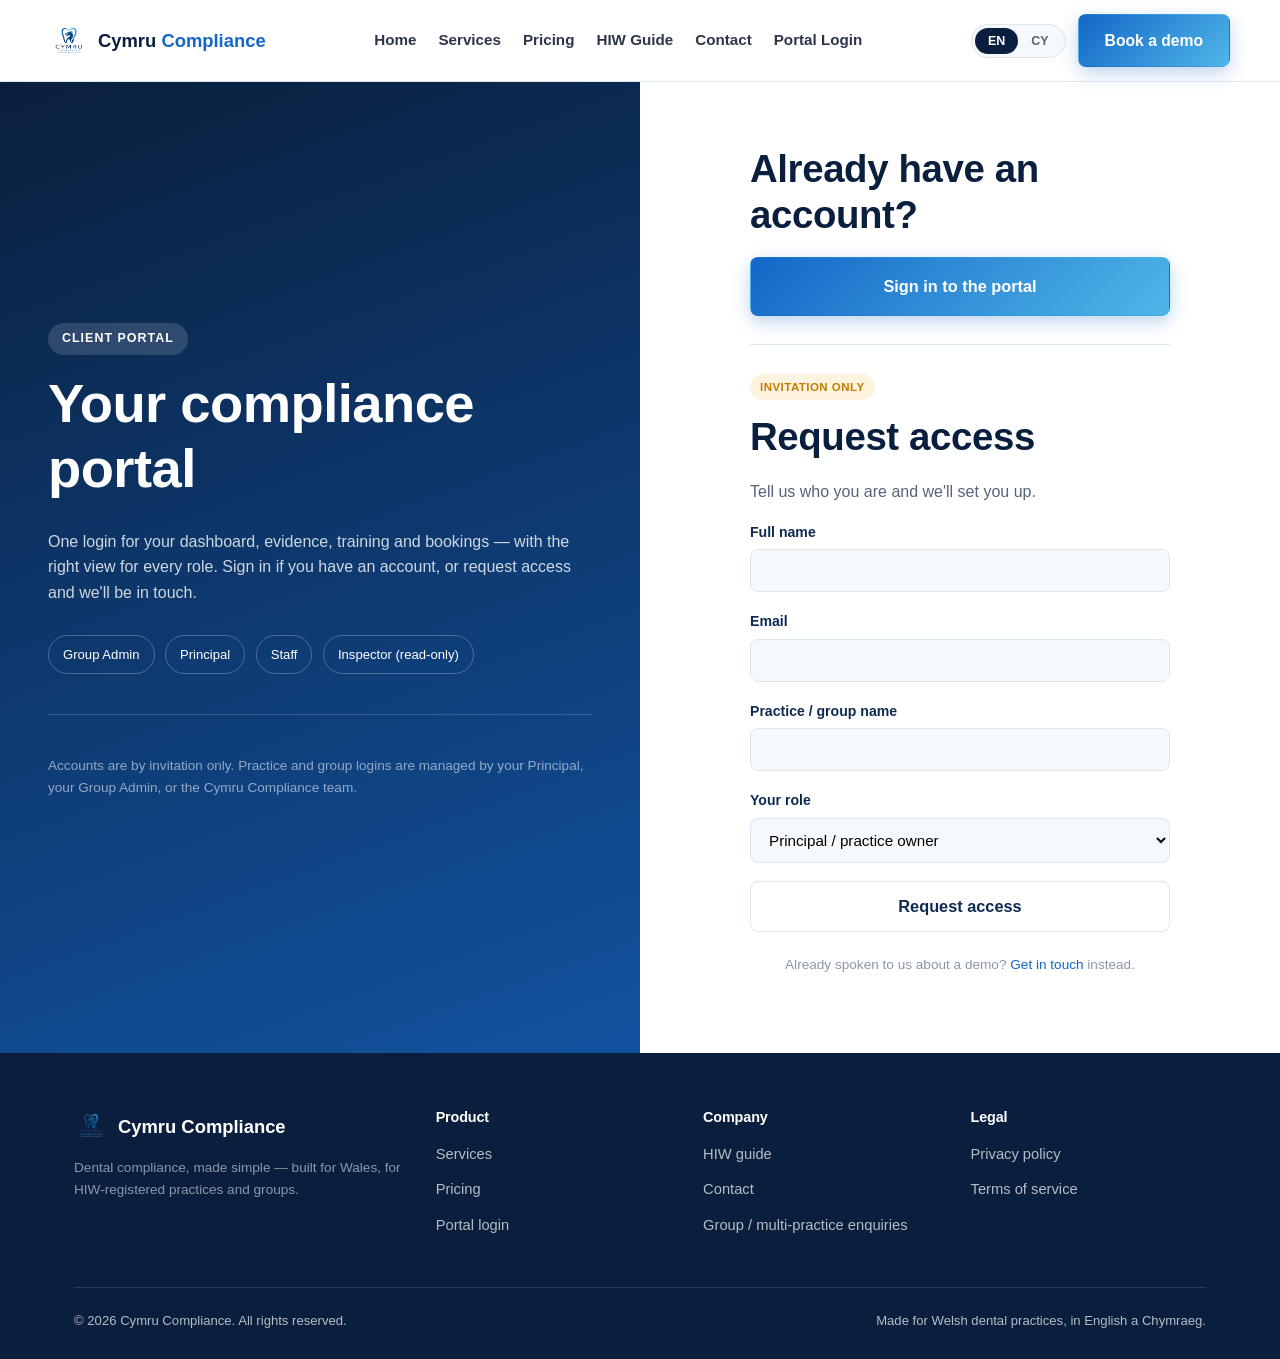
<file: website/portal.html>
<!doctype html>
<html lang="en">
<head>
<meta charset="UTF-8">
<meta name="viewport" content="width=device-width, initial-scale=1">
<title>Portal — Cymru Compliance</title>
<meta name="description" content="Sign in to the Cymru Compliance client portal, or request access for your practice or group.">
<link rel="icon" href="img/favicon-32.png" sizes="32x32">
<link rel="apple-touch-icon" href="img/apple-touch-icon.png">
<link rel="stylesheet" href="css/style.css">
</head>
<body data-page="portal">
<a class="skip-link" href="#main">Skip to content</a>

<header class="site-header">
  <div class="container nav">
    <a href="index.html" class="brand"><img src="img/logo-header.png" alt="Cymru Compliance logo" width="38" height="38"><span>Cymru <span class="cy">Compliance</span></span></a>
    <nav class="nav-links" id="nav-links">
      <a href="index.html" data-i18n="nav-home">Home</a>
      <a href="services.html" data-i18n="nav-services">Services</a>
      <a href="pricing.html" data-i18n="nav-pricing">Pricing</a>
      <a href="hiw-guide.html" data-i18n="nav-hiw">HIW Guide</a>
      <a href="contact.html" data-i18n="nav-contact">Contact</a>
      <a href="portal/app.html" data-i18n="nav-portal">Portal Login</a>
    </nav>
    <div class="nav-actions">
      <div class="lang-toggle">
        <button data-lang="en" class="active">EN</button>
        <button data-lang="cy">CY</button>
      </div>
      <a href="contact.html" class="btn btn-primary desktop-only" data-i18n="nav-cta">Book a demo</a>
      <button class="nav-toggle" aria-label="Toggle navigation" aria-expanded="false">
        <span></span><span></span><span></span>
      </button>
    </div>
  </div>
</header>

<main id="main">
  <div class="portal-wrap">

    <div class="portal-side">
      <span class="eyebrow" style="background:rgba(255,255,255,0.14);color:#fff;width:fit-content;" data-i18n="portal-eyebrow">Client portal</span>
      <h1 style="color:#fff;" data-i18n="portal-title">Your compliance portal</h1>
      <p style="color:rgba(255,255,255,0.8);" data-i18n="portal-body">One login for your dashboard, evidence, training and bookings — with the right view for every role. Sign in if you have an account, or request access and we'll be in touch.</p>
      <div style="margin-top:8px;">
        <span class="role-pill" data-i18n="portal-role-1">Group Admin</span>
        <span class="role-pill" data-i18n="portal-role-2">Principal</span>
        <span class="role-pill" data-i18n="portal-role-3">Staff</span>
        <span class="role-pill" data-i18n="portal-role-4">Inspector (read-only)</span>
      </div>
      <hr class="divider" style="border-color:rgba(255,255,255,0.15);background:rgba(255,255,255,0.15);">
      <p class="small" style="color:rgba(255,255,255,0.55);" data-i18n="portal-admin-note">Accounts are by invitation only. Practice and group logins are managed by your Principal, your Group Admin, or the Cymru Compliance team.</p>
    </div>

    <div class="portal-main">
      <div class="portal-card">
        <h2 data-i18n="portal-signin-title">Already have an account?</h2>
        <a href="portal/app.html" class="btn btn-primary btn-block btn-lg" data-i18n="portal-signin-btn">Sign in to the portal</a>

        <hr class="divider" style="margin:28px 0;">

        <span class="tag amber" data-i18n="portal-badge">Invitation only</span>
        <h2 style="margin-top:14px;" data-i18n="portal-form-title">Request access</h2>
        <p data-i18n="portal-form-sub">Tell us who you are and we'll set you up.</p>

        <form id="waitlist-form">
          <div class="field">
            <label for="wf-name" data-i18n="portal-label-name">Full name</label>
            <input type="text" id="wf-name" name="Name" required>
          </div>
          <div class="field">
            <label for="wf-email" data-i18n="portal-label-email">Email</label>
            <input type="email" id="wf-email" name="Email" required>
          </div>
          <div class="field">
            <label for="wf-practice" data-i18n="portal-label-practice">Practice / group name</label>
            <input type="text" id="wf-practice" name="Practice or group name">
          </div>
          <div class="field">
            <label for="wf-role" data-i18n="portal-label-role">Your role</label>
            <select id="wf-role" name="Role">
              <option data-i18n="portal-role-opt-1">Principal / practice owner</option>
              <option data-i18n="portal-role-opt-2">Group Admin</option>
              <option data-i18n="portal-role-opt-3">Practice Manager</option>
              <option data-i18n="portal-role-opt-4">Staff member</option>
              <option data-i18n="portal-role-opt-5">Other</option>
            </select>
          </div>
          <input type="text" name="website" tabindex="-1" autocomplete="off" aria-hidden="true" style="position:absolute;left:-9999px;height:0;width:0;opacity:0">
          <button type="submit" class="btn btn-secondary btn-block btn-lg" data-i18n="portal-submit">Request access</button>
        </form>
        <div class="form-sent" data-i18n="portal-sent">Thanks — we've received your request and will be in touch shortly.</div>
        <div class="form-success" data-i18n="portal-success">Thanks — your email client should have opened with your details ready to send. If nothing opened, email us directly at jonathan.milton.anderson@gmail.com.</div>

        <p class="small text-center" style="margin-top:22px;" data-i18n="portal-footnote">Already spoken to us about a demo? <a href="contact.html">Get in touch</a> instead.</p>
      </div>
    </div>

  </div>
</main>

<footer class="site-footer">
  <div class="container">
    <div class="footer-grid">
      <div>
        <div class="brand"><img src="img/logo-header.png" alt="Cymru Compliance logo" style="width:34px;height:34px;"><span>Cymru Compliance</span></div>
        <p class="small" data-i18n="footer-tagline" style="margin-top:14px;">Dental compliance, made simple — built for Wales, for HIW-registered practices and groups.</p>
      </div>
      <div>
        <h4 data-i18n="footer-product">Product</h4>
        <ul>
          <li><a href="services.html" data-i18n="footer-services">Services</a></li>
          <li><a href="pricing.html" data-i18n="footer-pricing">Pricing</a></li>
          <li><a href="portal/app.html" data-i18n="footer-portal">Portal login</a></li>
        </ul>
      </div>
      <div>
        <h4 data-i18n="footer-company">Company</h4>
        <ul>
          <li><a href="hiw-guide.html" data-i18n="footer-hiw">HIW guide</a></li>
          <li><a href="contact.html" data-i18n="footer-contact">Contact</a></li>
          <li><a href="contact.html#group" data-i18n="footer-group">Group / multi-practice enquiries</a></li>
        </ul>
      </div>
      <div>
        <h4 data-i18n="footer-legal">Legal</h4>
        <ul>
          <li><a href="#" data-i18n="footer-privacy">Privacy policy</a></li>
          <li><a href="#" data-i18n="footer-terms">Terms of service</a></li>
        </ul>
      </div>
    </div>
    <div class="footer-bottom">
      <span>&copy; <span data-year></span> Cymru Compliance. <span data-i18n="footer-rights">All rights reserved.</span></span>
      <span data-i18n="footer-madefor">Made for Welsh dental practices, in English a Chymraeg.</span>
    </div>
  </div>
</footer>

<script src="js/site-config.js"></script>
<script src="js/translations.js"></script>
<script src="js/main.js"></script>
</body>
</html>
</file>
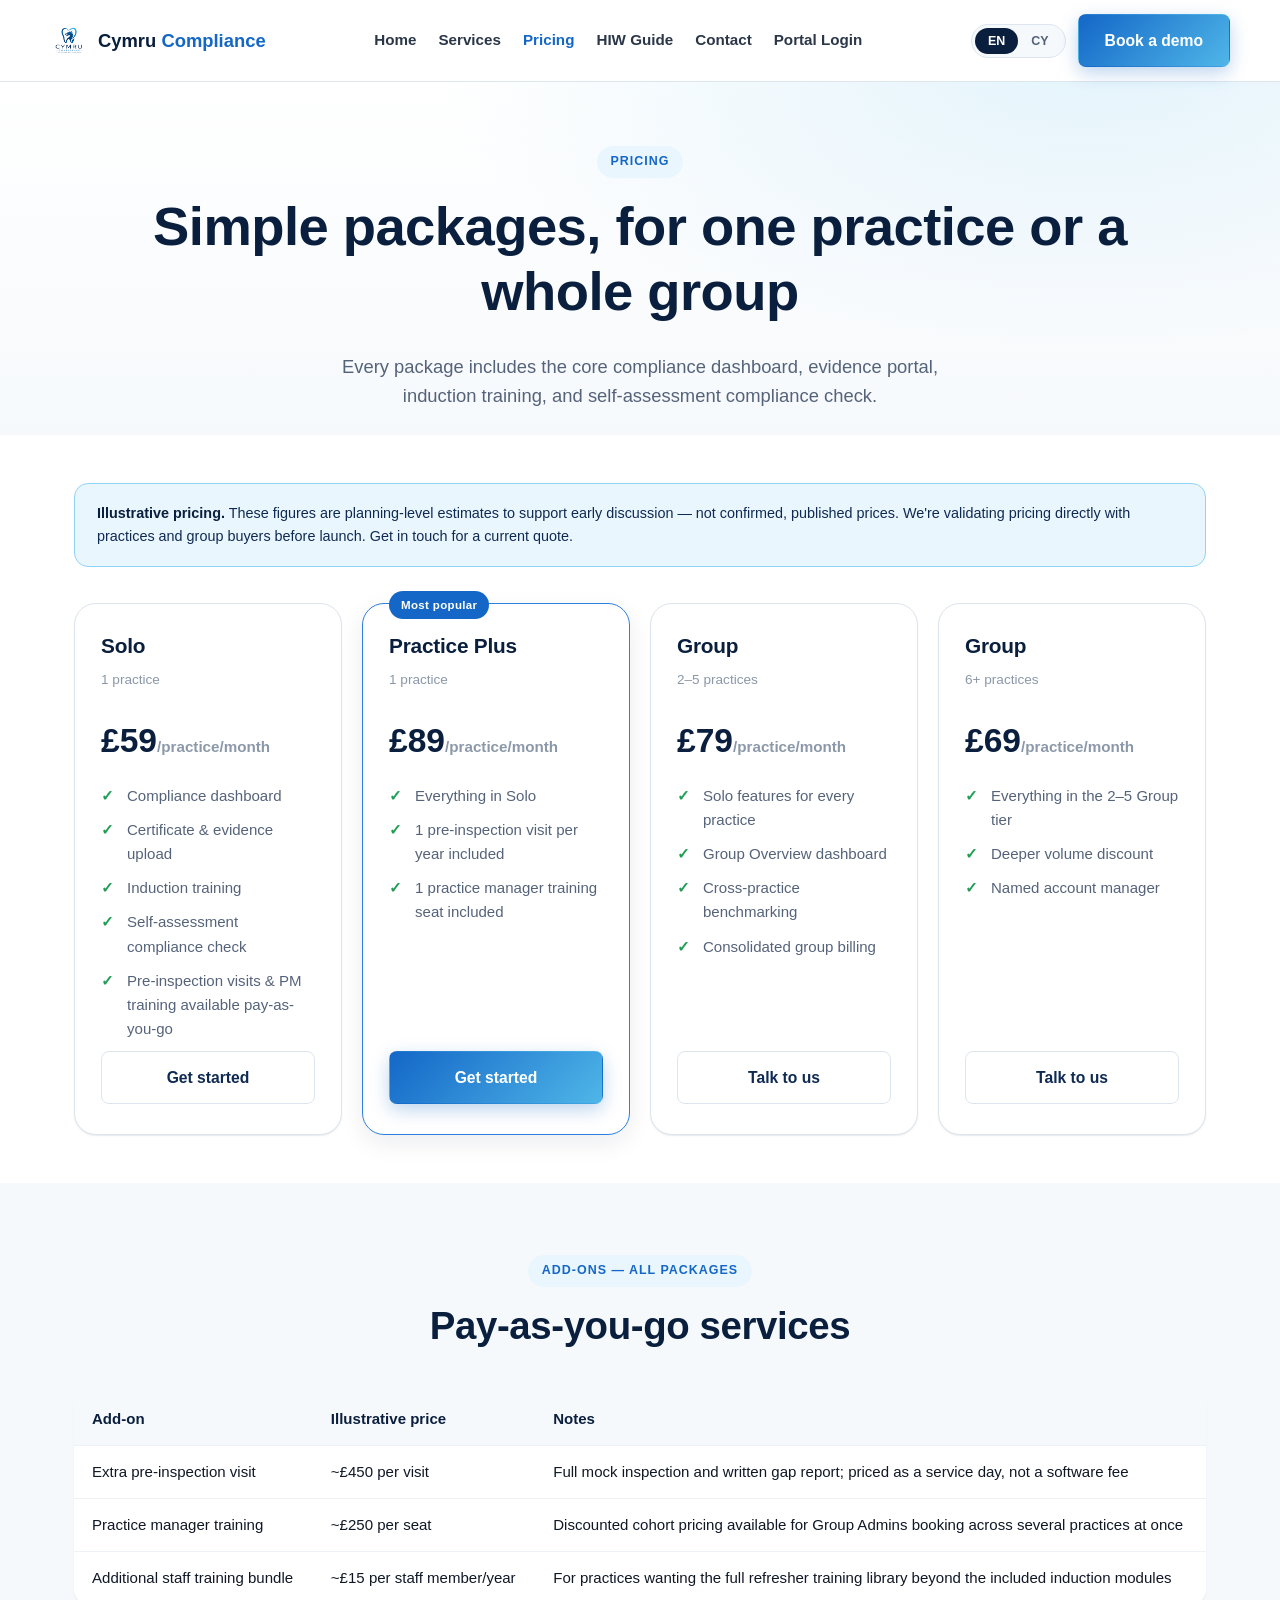
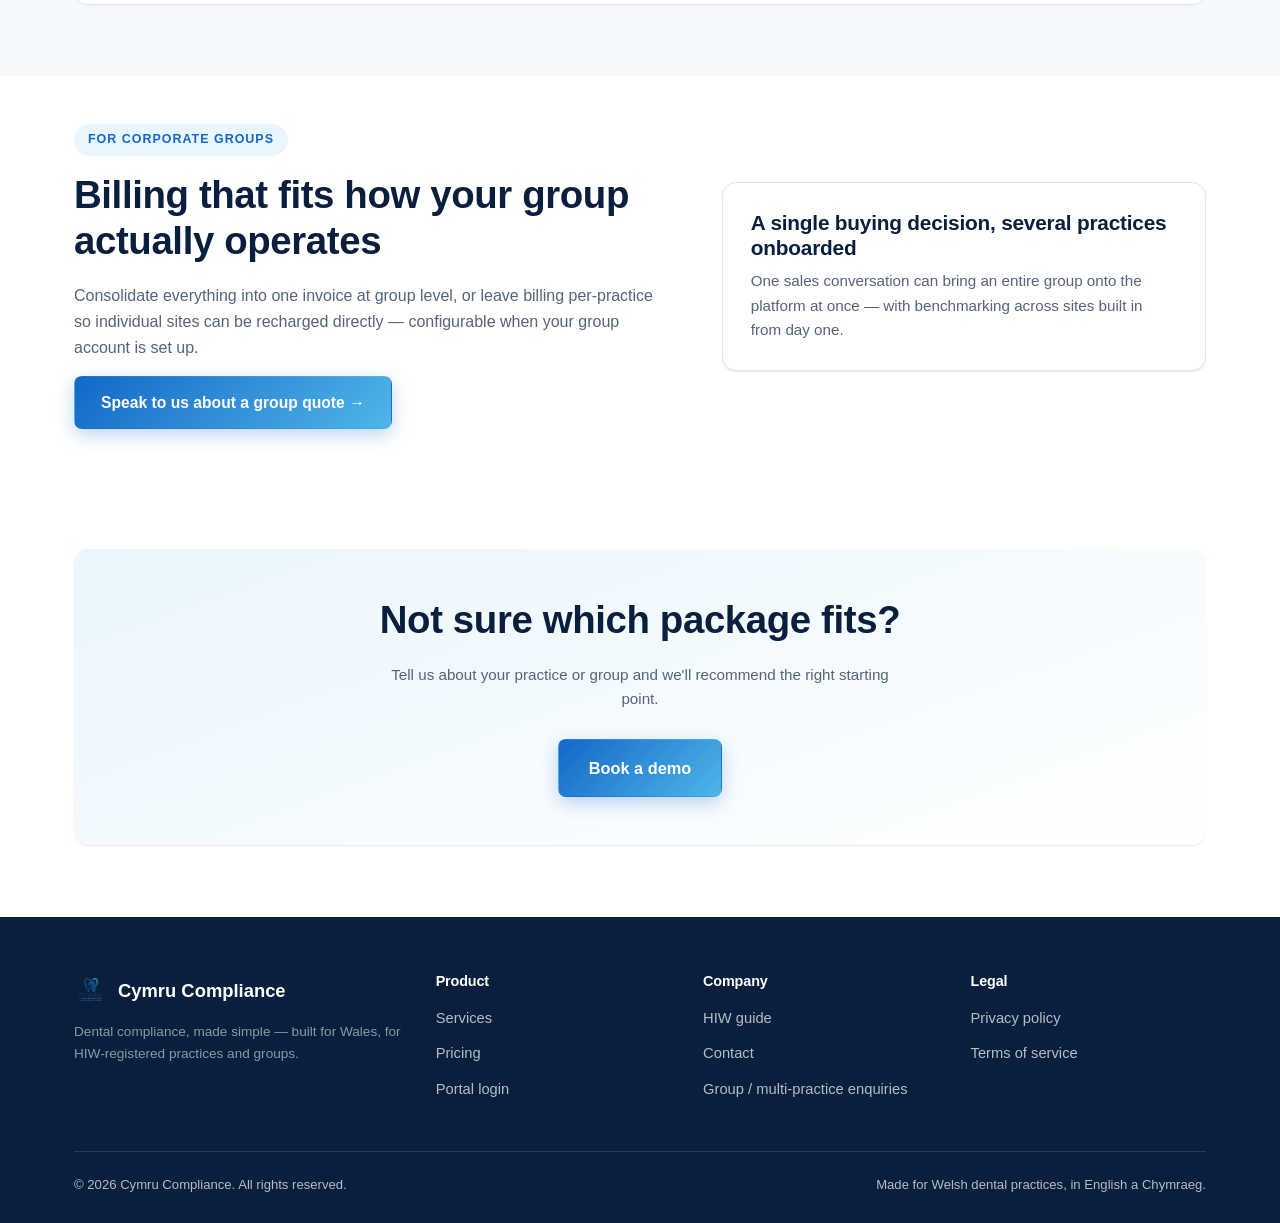
<file: website/pricing.html>
<!doctype html>
<html lang="en">
<head>
<meta charset="UTF-8">
<meta name="viewport" content="width=device-width, initial-scale=1">
<title>Pricing — Cymru Compliance</title>
<meta name="description" content="Illustrative pricing for Cymru Compliance: Solo, Practice Plus, and Group packages for Welsh dental practices, plus pay-as-you-go add-ons.">
<link rel="icon" href="img/favicon-32.png" sizes="32x32">
<link rel="apple-touch-icon" href="img/apple-touch-icon.png">
<link rel="stylesheet" href="css/style.css">
</head>
<body data-page="pricing">
<a class="skip-link" href="#main">Skip to content</a>

<header class="site-header">
  <div class="container nav">
    <a href="index.html" class="brand"><img src="img/logo-header.png" alt="Cymru Compliance logo" width="38" height="38"><span>Cymru <span class="cy">Compliance</span></span></a>
    <nav class="nav-links" id="nav-links">
      <a href="index.html" data-i18n="nav-home">Home</a>
      <a href="services.html" data-i18n="nav-services">Services</a>
      <a href="pricing.html" data-i18n="nav-pricing">Pricing</a>
      <a href="hiw-guide.html" data-i18n="nav-hiw">HIW Guide</a>
      <a href="contact.html" data-i18n="nav-contact">Contact</a>
      <a href="portal/app.html" data-i18n="nav-portal">Portal Login</a>
    </nav>
    <div class="nav-actions">
      <div class="lang-toggle">
        <button data-lang="en" class="active">EN</button>
        <button data-lang="cy">CY</button>
      </div>
      <a href="contact.html" class="btn btn-primary desktop-only" data-i18n="nav-cta">Book a demo</a>
      <button class="nav-toggle" aria-label="Toggle navigation" aria-expanded="false">
        <span></span><span></span><span></span>
      </button>
    </div>
  </div>
</header>

<main id="main">

  <section class="hero" style="padding:64px 0 24px;">
    <div class="container text-center">
      <span class="eyebrow" data-i18n="price-eyebrow">Pricing</span>
      <h1 data-i18n="price-title">Simple packages, for one practice or a whole group</h1>
      <p class="lede" style="margin:0 auto;" data-i18n="price-sub">Every package includes the core compliance dashboard, evidence portal, induction training, and self-assessment compliance check.</p>
    </div>
  </section>

  <section class="tight">
    <div class="container">
      <div class="note-box" style="margin-bottom:36px;">
        <strong data-i18n="price-note-strong">Illustrative pricing.</strong>
        <span data-i18n="price-note-body">These figures are planning-level estimates to support early discussion — not confirmed, published prices. We're validating pricing directly with practices and group buyers before launch. Get in touch for a current quote.</span>
      </div>

      <div class="price-grid">
        <div class="price-card">
          <h3 data-i18n="price-solo-name">Solo</h3>
          <p class="small" data-i18n="price-solo-desc">1 practice</p>
          <div class="price-amount">£59<span data-i18n="price-per-practice">/practice/month</span></div>
          <ul class="card-list">
            <li data-i18n="price-solo-li-1">Compliance dashboard</li>
            <li data-i18n="price-solo-li-2">Certificate &amp; evidence upload</li>
            <li data-i18n="price-solo-li-3">Induction training</li>
            <li data-i18n="price-solo-li-4">Self-assessment compliance check</li>
            <li data-i18n="price-solo-li-5">Pre-inspection visits &amp; PM training available pay-as-you-go</li>
          </ul>
          <a href="contact.html" class="btn btn-secondary btn-block" data-i18n="price-cta-solo">Get started</a>
        </div>

        <div class="price-card featured">
          <span class="badge" data-i18n="price-popular">Most popular</span>
          <h3 data-i18n="price-plus-name">Practice Plus</h3>
          <p class="small" data-i18n="price-plus-desc">1 practice</p>
          <div class="price-amount">£89<span data-i18n="price-per-practice">/practice/month</span></div>
          <ul class="card-list">
            <li data-i18n="price-plus-li-1">Everything in Solo</li>
            <li data-i18n="price-plus-li-2">1 pre-inspection visit per year included</li>
            <li data-i18n="price-plus-li-3">1 practice manager training seat included</li>
          </ul>
          <a href="contact.html" class="btn btn-primary btn-block" data-i18n="price-cta-plus">Get started</a>
        </div>

        <div class="price-card">
          <h3 data-i18n="price-group5-name">Group</h3>
          <p class="small" data-i18n="price-group5-desc">2–5 practices</p>
          <div class="price-amount">£79<span data-i18n="price-per-practice">/practice/month</span></div>
          <ul class="card-list">
            <li data-i18n="price-group5-li-1">Solo features for every practice</li>
            <li data-i18n="price-group5-li-2">Group Overview dashboard</li>
            <li data-i18n="price-group5-li-3">Cross-practice benchmarking</li>
            <li data-i18n="price-group5-li-4">Consolidated group billing</li>
          </ul>
          <a href="contact.html#group" class="btn btn-secondary btn-block" data-i18n="price-cta-group">Talk to us</a>
        </div>

        <div class="price-card">
          <h3 data-i18n="price-group6-name">Group</h3>
          <p class="small" data-i18n="price-group6-desc">6+ practices</p>
          <div class="price-amount">£69<span data-i18n="price-per-practice">/practice/month</span></div>
          <ul class="card-list">
            <li data-i18n="price-group6-li-1">Everything in the 2–5 Group tier</li>
            <li data-i18n="price-group6-li-2">Deeper volume discount</li>
            <li data-i18n="price-group6-li-3">Named account manager</li>
          </ul>
          <a href="contact.html#group" class="btn btn-secondary btn-block" data-i18n="price-cta-group">Talk to us</a>
        </div>
      </div>
    </div>
  </section>

  <!-- ADD-ONS -->
  <section class="band" id="addons">
    <div class="container">
      <div class="section-head center">
        <span class="eyebrow" data-i18n="addons-eyebrow">Add-ons — all packages</span>
        <h2 data-i18n="addons-title">Pay-as-you-go services</h2>
      </div>
      <table class="simple-table">
        <thead>
          <tr>
            <th data-i18n="addons-th-1">Add-on</th>
            <th data-i18n="addons-th-2">Illustrative price</th>
            <th data-i18n="addons-th-3">Notes</th>
          </tr>
        </thead>
        <tbody>
          <tr>
            <td data-i18n="addons-1-name">Extra pre-inspection visit</td>
            <td>~£450 <span data-i18n="addons-1-unit">per visit</span></td>
            <td data-i18n="addons-1-note">Full mock inspection and written gap report; priced as a service day, not a software fee</td>
          </tr>
          <tr>
            <td data-i18n="addons-2-name">Practice manager training</td>
            <td>~£250 <span data-i18n="addons-2-unit">per seat</span></td>
            <td data-i18n="addons-2-note">Discounted cohort pricing available for Group Admins booking across several practices at once</td>
          </tr>
          <tr>
            <td data-i18n="addons-3-name">Additional staff training bundle</td>
            <td>~£15 <span data-i18n="addons-3-unit">per staff member/year</span></td>
            <td data-i18n="addons-3-note">For practices wanting the full refresher training library beyond the included induction modules</td>
          </tr>
        </tbody>
      </table>
    </div>
  </section>

  <!-- GROUP BILLING NOTE -->
  <section class="tight">
    <div class="container hero-grid">
      <div>
        <span class="eyebrow" data-i18n="billing-eyebrow">For corporate groups</span>
        <h2 data-i18n="billing-title">Billing that fits how your group actually operates</h2>
        <p data-i18n="billing-body">Consolidate everything into one invoice at group level, or leave billing per-practice so individual sites can be recharged directly — configurable when your group account is set up.</p>
        <a href="contact.html#group" class="btn btn-primary" data-i18n="billing-cta">Speak to us about a group quote →</a>
      </div>
      <div class="card">
        <h3 data-i18n="billing-card-title">A single buying decision, several practices onboarded</h3>
        <p data-i18n="billing-card-body">One sales conversation can bring an entire group onto the platform at once — with benchmarking across sites built in from day one.</p>
      </div>
    </div>
  </section>

  <!-- CTA -->
  <section>
    <div class="container">
      <div class="card" style="padding:48px;text-align:center;background:linear-gradient(160deg,var(--sky-100),var(--white));border:none;">
        <h2 data-i18n="price-cta-title">Not sure which package fits?</h2>
        <p class="lede" style="margin:0 auto 24px;" data-i18n="price-cta-body">Tell us about your practice or group and we'll recommend the right starting point.</p>
        <div class="hero-actions" style="justify-content:center;">
          <a href="contact.html" class="btn btn-primary btn-lg" data-i18n="hero-cta-primary">Book a demo</a>
        </div>
      </div>
    </div>
  </section>

</main>

<footer class="site-footer">
  <div class="container">
    <div class="footer-grid">
      <div>
        <div class="brand"><img src="img/logo-header.png" alt="Cymru Compliance logo" style="width:34px;height:34px;"><span>Cymru Compliance</span></div>
        <p class="small" data-i18n="footer-tagline" style="margin-top:14px;">Dental compliance, made simple — built for Wales, for HIW-registered practices and groups.</p>
      </div>
      <div>
        <h4 data-i18n="footer-product">Product</h4>
        <ul>
          <li><a href="services.html" data-i18n="footer-services">Services</a></li>
          <li><a href="pricing.html" data-i18n="footer-pricing">Pricing</a></li>
          <li><a href="portal/app.html" data-i18n="footer-portal">Portal login</a></li>
        </ul>
      </div>
      <div>
        <h4 data-i18n="footer-company">Company</h4>
        <ul>
          <li><a href="hiw-guide.html" data-i18n="footer-hiw">HIW guide</a></li>
          <li><a href="contact.html" data-i18n="footer-contact">Contact</a></li>
          <li><a href="contact.html#group" data-i18n="footer-group">Group / multi-practice enquiries</a></li>
        </ul>
      </div>
      <div>
        <h4 data-i18n="footer-legal">Legal</h4>
        <ul>
          <li><a href="#" data-i18n="footer-privacy">Privacy policy</a></li>
          <li><a href="#" data-i18n="footer-terms">Terms of service</a></li>
        </ul>
      </div>
    </div>
    <div class="footer-bottom">
      <span>&copy; <span data-year></span> Cymru Compliance. <span data-i18n="footer-rights">All rights reserved.</span></span>
      <span data-i18n="footer-madefor">Made for Welsh dental practices, in English a Chymraeg.</span>
    </div>
  </div>
</footer>

<script src="js/site-config.js"></script>
<script src="js/translations.js"></script>
<script src="js/main.js"></script>
</body>
</html>
</file>
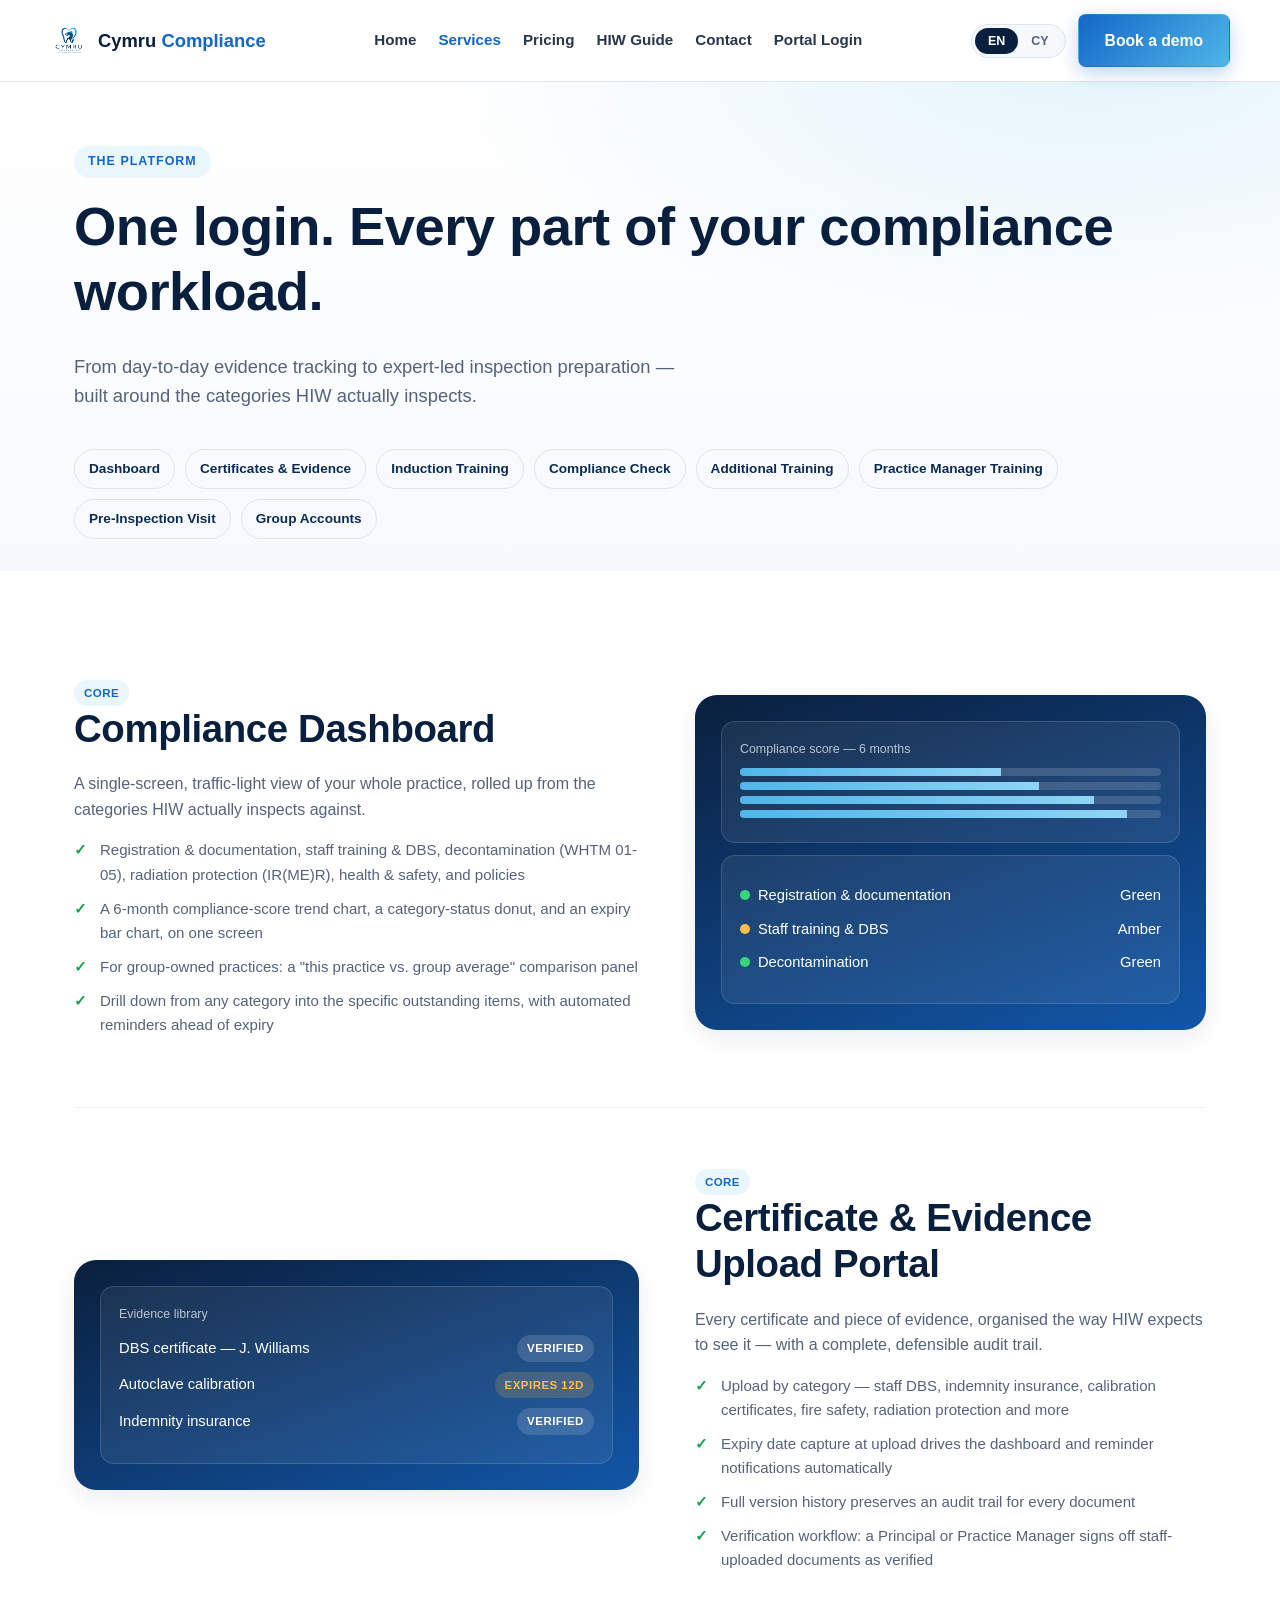
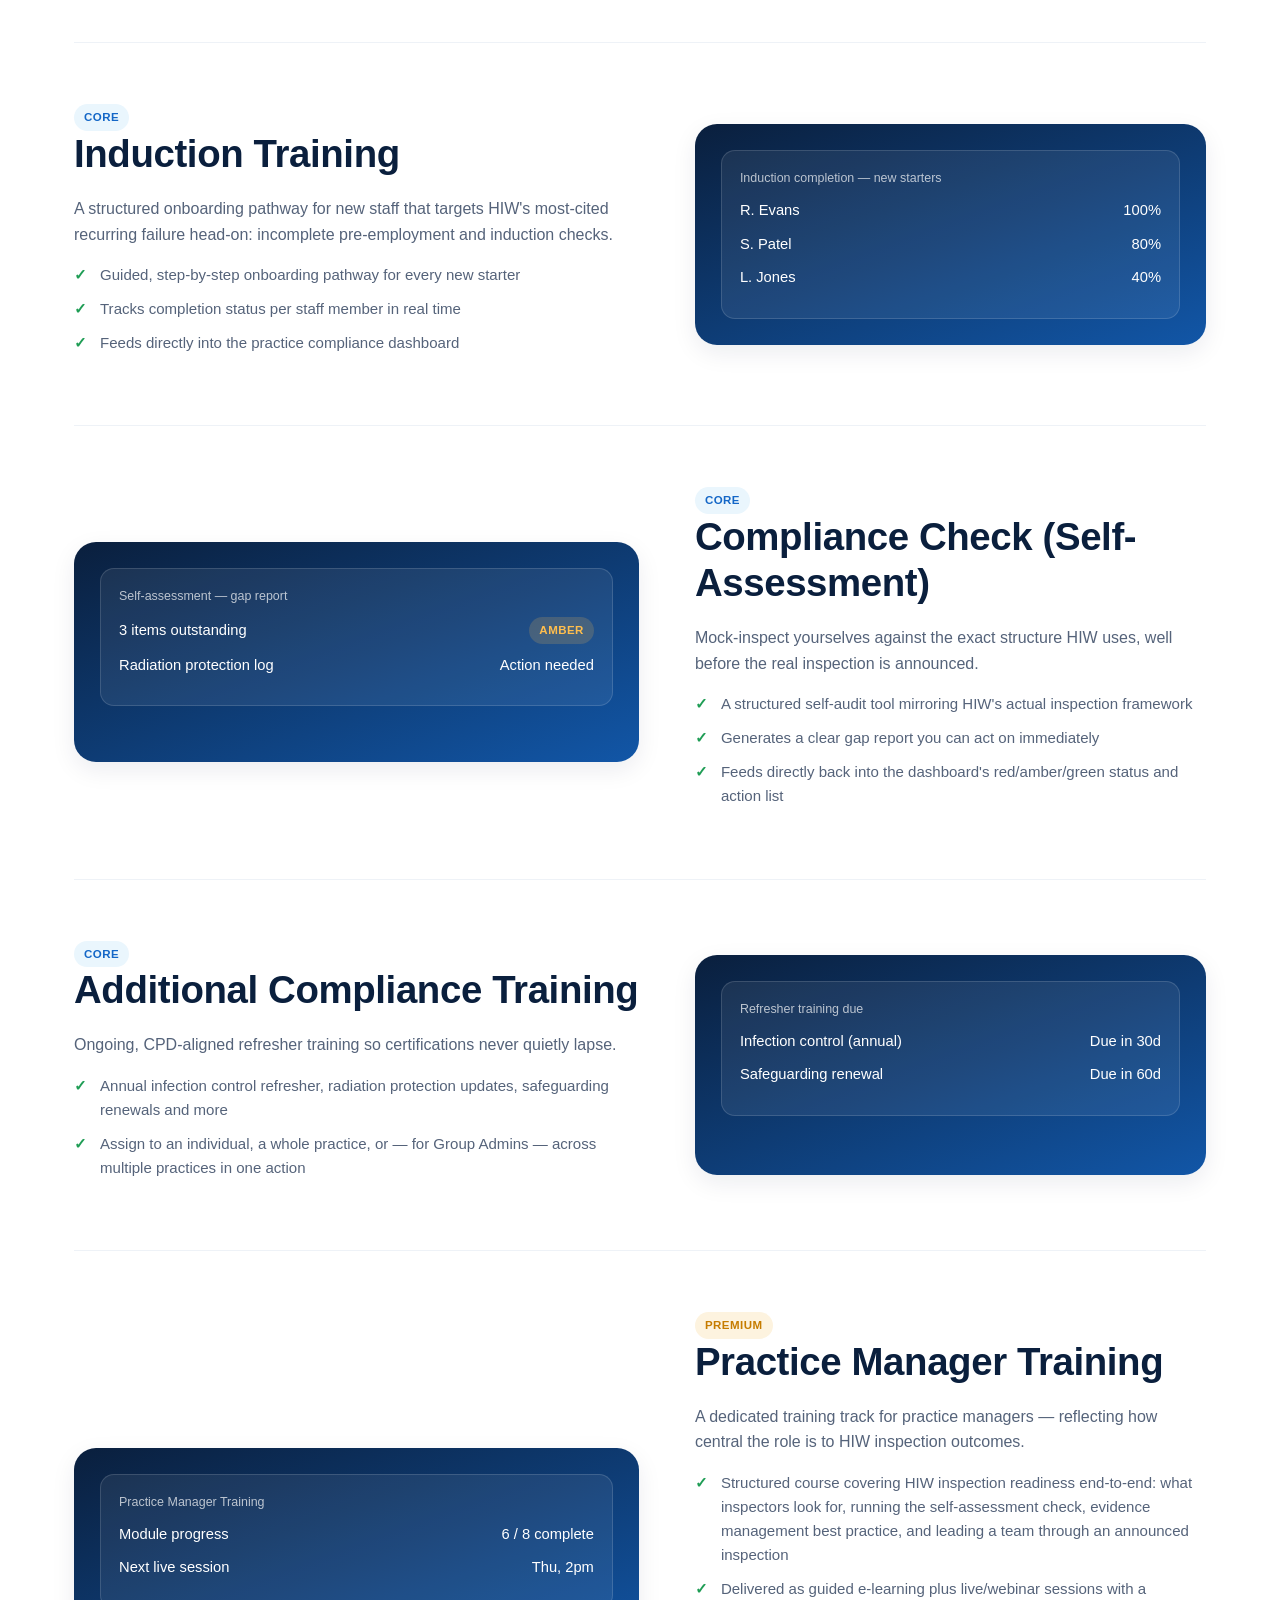
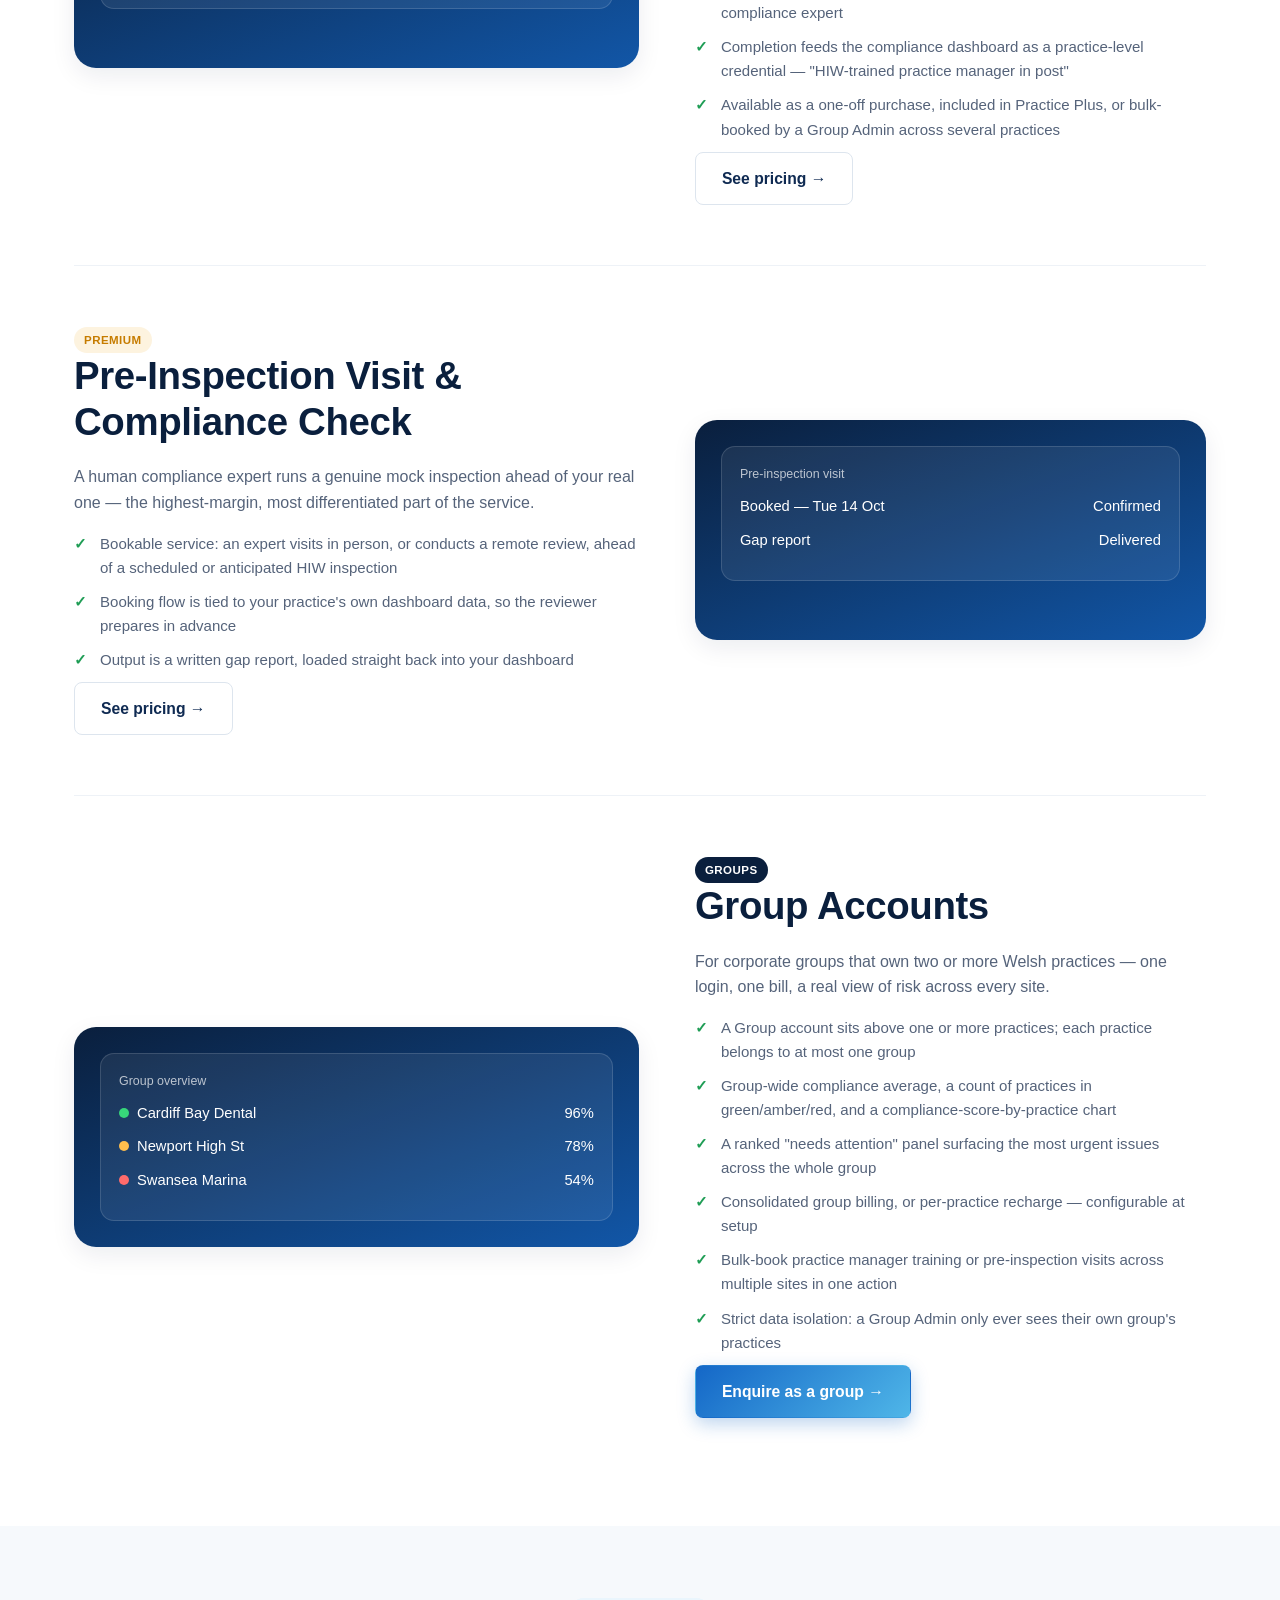
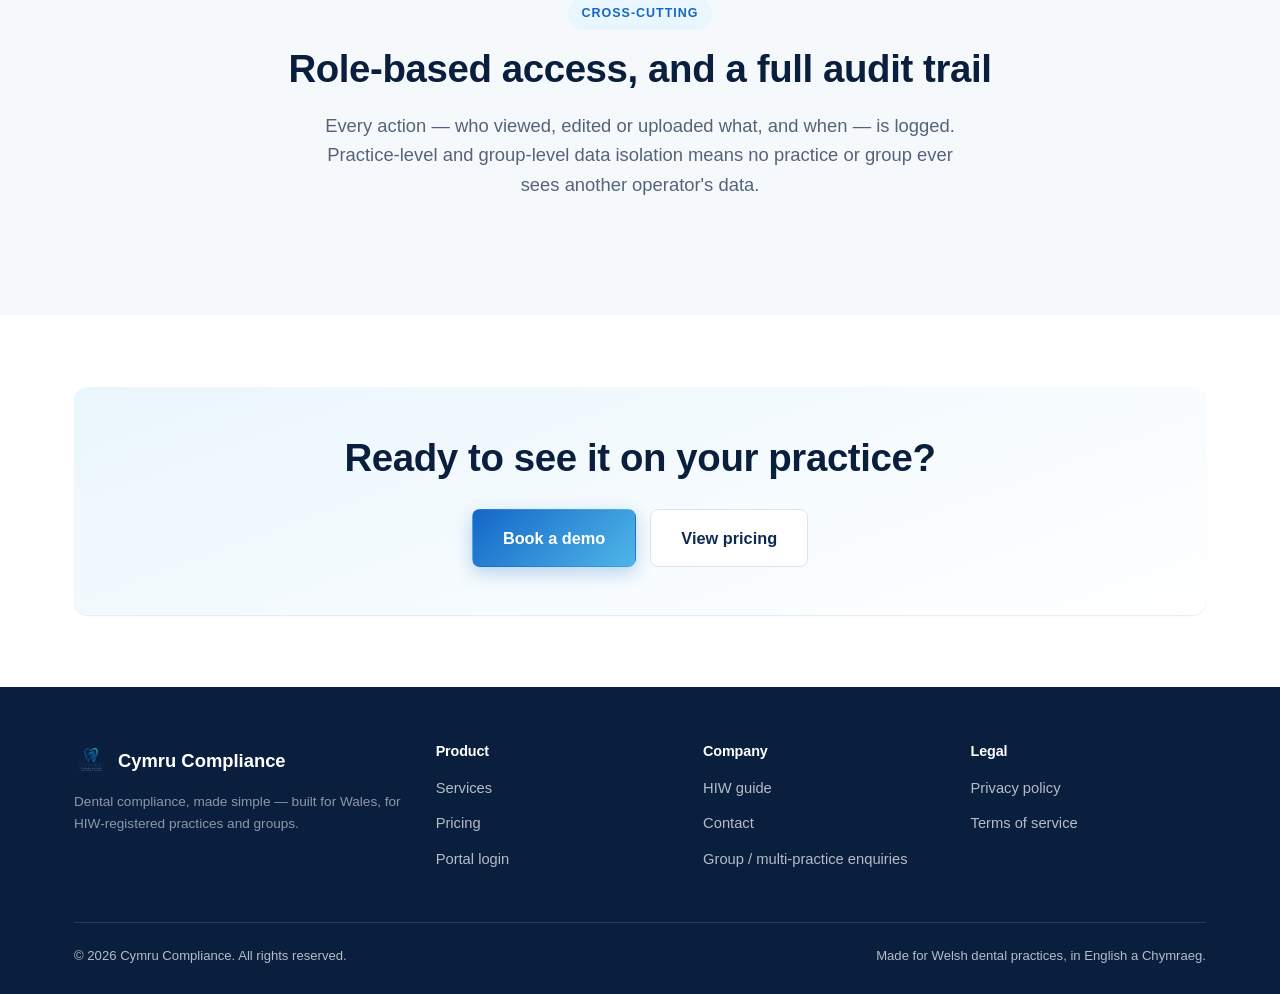
<file: website/services.html>
<!doctype html>
<html lang="en">
<head>
<meta charset="UTF-8">
<meta name="viewport" content="width=device-width, initial-scale=1">
<title>Services — Cymru Compliance</title>
<meta name="description" content="Every feature of the Cymru Compliance portal: dashboard, evidence upload, induction training, self-assessment, practice manager training, pre-inspection visits and group accounts.">
<link rel="icon" href="img/favicon-32.png" sizes="32x32">
<link rel="apple-touch-icon" href="img/apple-touch-icon.png">
<link rel="stylesheet" href="css/style.css">
</head>
<body data-page="services">
<a class="skip-link" href="#main">Skip to content</a>

<header class="site-header">
  <div class="container nav">
    <a href="index.html" class="brand"><img src="img/logo-header.png" alt="Cymru Compliance logo" width="38" height="38"><span>Cymru <span class="cy">Compliance</span></span></a>
    <nav class="nav-links" id="nav-links">
      <a href="index.html" data-i18n="nav-home">Home</a>
      <a href="services.html" data-i18n="nav-services">Services</a>
      <a href="pricing.html" data-i18n="nav-pricing">Pricing</a>
      <a href="hiw-guide.html" data-i18n="nav-hiw">HIW Guide</a>
      <a href="contact.html" data-i18n="nav-contact">Contact</a>
      <a href="portal/app.html" data-i18n="nav-portal">Portal Login</a>
    </nav>
    <div class="nav-actions">
      <div class="lang-toggle">
        <button data-lang="en" class="active">EN</button>
        <button data-lang="cy">CY</button>
      </div>
      <a href="contact.html" class="btn btn-primary desktop-only" data-i18n="nav-cta">Book a demo</a>
      <button class="nav-toggle" aria-label="Toggle navigation" aria-expanded="false">
        <span></span><span></span><span></span>
      </button>
    </div>
  </div>
</header>

<main id="main">

  <section class="hero" style="padding:64px 0 32px;">
    <div class="container">
      <span class="eyebrow" data-i18n="svc-eyebrow">The platform</span>
      <h1 data-i18n="svc-title">One login. Every part of your compliance workload.</h1>
      <p class="lede" data-i18n="svc-sub">From day-to-day evidence tracking to expert-led inspection preparation — built around the categories HIW actually inspects.</p>
      <nav class="service-nav" aria-label="Jump to service">
        <a href="#dashboard" data-i18n="svc-nav-1">Dashboard</a>
        <a href="#certificates" data-i18n="svc-nav-2">Certificates &amp; Evidence</a>
        <a href="#induction" data-i18n="svc-nav-3">Induction Training</a>
        <a href="#compliance-check" data-i18n="svc-nav-4">Compliance Check</a>
        <a href="#additional-training" data-i18n="svc-nav-5">Additional Training</a>
        <a href="#pm-training" data-i18n="svc-nav-6">Practice Manager Training</a>
        <a href="#pre-inspection" data-i18n="svc-nav-7">Pre-Inspection Visit</a>
        <a href="#groups" data-i18n="svc-nav-8">Group Accounts</a>
      </nav>
    </div>
  </section>

  <section class="tight">
    <div class="container">

      <!-- DASHBOARD -->
      <div class="feature-row" id="dashboard">
        <div>
          <span class="tag" data-i18n="dash-tag">Core</span>
          <h2 data-i18n="dash-title">Compliance Dashboard</h2>
          <p data-i18n="dash-body">A single-screen, traffic-light view of your whole practice, rolled up from the categories HIW actually inspects against.</p>
          <ul class="card-list">
            <li data-i18n="dash-li-1">Registration &amp; documentation, staff training &amp; DBS, decontamination (WHTM 01-05), radiation protection (IR(ME)R), health &amp; safety, and policies</li>
            <li data-i18n="dash-li-2">A 6-month compliance-score trend chart, a category-status donut, and an expiry bar chart, on one screen</li>
            <li data-i18n="dash-li-3">For group-owned practices: a "this practice vs. group average" comparison panel</li>
            <li data-i18n="dash-li-4">Drill down from any category into the specific outstanding items, with automated reminders ahead of expiry</li>
          </ul>
        </div>
        <div class="feature-visual">
          <div class="panel">
            <span class="mini-label">Compliance score — 6 months</span>
            <div class="bar"><span style="width:62%"></span></div>
            <div class="bar"><span style="width:71%"></span></div>
            <div class="bar"><span style="width:84%"></span></div>
            <div class="bar"><span style="width:92%"></span></div>
          </div>
          <div class="panel">
            <div class="rag-row"><span><span class="rag-dot green"></span>Registration &amp; documentation</span><span>Green</span></div>
            <div class="rag-row"><span><span class="rag-dot amber"></span>Staff training &amp; DBS</span><span>Amber</span></div>
            <div class="rag-row"><span><span class="rag-dot green"></span>Decontamination</span><span>Green</span></div>
          </div>
        </div>
      </div>

      <!-- CERTIFICATES -->
      <div class="feature-row reverse" id="certificates">
        <div>
          <span class="tag" data-i18n="certs-tag">Core</span>
          <h2 data-i18n="certs-title">Certificate &amp; Evidence Upload Portal</h2>
          <p data-i18n="certs-body">Every certificate and piece of evidence, organised the way HIW expects to see it — with a complete, defensible audit trail.</p>
          <ul class="card-list">
            <li data-i18n="certs-li-1">Upload by category — staff DBS, indemnity insurance, calibration certificates, fire safety, radiation protection and more</li>
            <li data-i18n="certs-li-2">Expiry date capture at upload drives the dashboard and reminder notifications automatically</li>
            <li data-i18n="certs-li-3">Full version history preserves an audit trail for every document</li>
            <li data-i18n="certs-li-4">Verification workflow: a Principal or Practice Manager signs off staff-uploaded documents as verified</li>
          </ul>
        </div>
        <div class="feature-visual">
          <div class="panel">
            <span class="mini-label">Evidence library</span>
            <div class="rag-row"><span>DBS certificate — J. Williams</span><span class="tag" style="background:rgba(255,255,255,0.14);color:#fff;">Verified</span></div>
            <div class="rag-row"><span>Autoclave calibration</span><span class="tag amber" style="background:rgba(255,190,77,0.18);color:#ffbe4d;">Expires 12d</span></div>
            <div class="rag-row"><span>Indemnity insurance</span><span class="tag" style="background:rgba(255,255,255,0.14);color:#fff;">Verified</span></div>
          </div>
        </div>
      </div>

      <!-- INDUCTION -->
      <div class="feature-row" id="induction">
        <div>
          <span class="tag" data-i18n="induction-tag">Core</span>
          <h2 data-i18n="induction-title">Induction Training</h2>
          <p data-i18n="induction-body">A structured onboarding pathway for new staff that targets HIW's most-cited recurring failure head-on: incomplete pre-employment and induction checks.</p>
          <ul class="card-list">
            <li data-i18n="induction-li-1">Guided, step-by-step onboarding pathway for every new starter</li>
            <li data-i18n="induction-li-2">Tracks completion status per staff member in real time</li>
            <li data-i18n="induction-li-3">Feeds directly into the practice compliance dashboard</li>
          </ul>
        </div>
        <div class="feature-visual">
          <div class="panel">
            <span class="mini-label">Induction completion — new starters</span>
            <div class="rag-row"><span>R. Evans</span><span>100%</span></div>
            <div class="rag-row"><span>S. Patel</span><span>80%</span></div>
            <div class="rag-row"><span>L. Jones</span><span>40%</span></div>
          </div>
        </div>
      </div>

      <!-- COMPLIANCE CHECK -->
      <div class="feature-row reverse" id="compliance-check">
        <div>
          <span class="tag" data-i18n="check-tag">Core</span>
          <h2 data-i18n="check-title">Compliance Check (Self-Assessment)</h2>
          <p data-i18n="check-body">Mock-inspect yourselves against the exact structure HIW uses, well before the real inspection is announced.</p>
          <ul class="card-list">
            <li data-i18n="check-li-1">A structured self-audit tool mirroring HIW's actual inspection framework</li>
            <li data-i18n="check-li-2">Generates a clear gap report you can act on immediately</li>
            <li data-i18n="check-li-3">Feeds directly back into the dashboard's red/amber/green status and action list</li>
          </ul>
        </div>
        <div class="feature-visual">
          <div class="panel">
            <span class="mini-label">Self-assessment — gap report</span>
            <div class="rag-row"><span>3 items outstanding</span><span class="tag amber" style="background:rgba(255,190,77,0.18);color:#ffbe4d;">Amber</span></div>
            <div class="rag-row"><span>Radiation protection log</span><span>Action needed</span></div>
          </div>
        </div>
      </div>

      <!-- ADDITIONAL TRAINING -->
      <div class="feature-row" id="additional-training">
        <div>
          <span class="tag" data-i18n="addl-tag">Core</span>
          <h2 data-i18n="addl-title">Additional Compliance Training</h2>
          <p data-i18n="addl-body">Ongoing, CPD-aligned refresher training so certifications never quietly lapse.</p>
          <ul class="card-list">
            <li data-i18n="addl-li-1">Annual infection control refresher, radiation protection updates, safeguarding renewals and more</li>
            <li data-i18n="addl-li-2">Assign to an individual, a whole practice, or — for Group Admins — across multiple practices in one action</li>
          </ul>
        </div>
        <div class="feature-visual">
          <div class="panel">
            <span class="mini-label">Refresher training due</span>
            <div class="rag-row"><span>Infection control (annual)</span><span>Due in 30d</span></div>
            <div class="rag-row"><span>Safeguarding renewal</span><span>Due in 60d</span></div>
          </div>
        </div>
      </div>

      <!-- PRACTICE MANAGER TRAINING -->
      <div class="feature-row reverse" id="pm-training">
        <div>
          <span class="tag amber" data-i18n="pm-tag">Premium</span>
          <h2 data-i18n="pm-title">Practice Manager Training</h2>
          <p data-i18n="pm-body">A dedicated training track for practice managers — reflecting how central the role is to HIW inspection outcomes.</p>
          <ul class="card-list">
            <li data-i18n="pm-li-1">Structured course covering HIW inspection readiness end-to-end: what inspectors look for, running the self-assessment check, evidence management best practice, and leading a team through an announced inspection</li>
            <li data-i18n="pm-li-2">Delivered as guided e-learning plus live/webinar sessions with a compliance expert</li>
            <li data-i18n="pm-li-3">Completion feeds the compliance dashboard as a practice-level credential — "HIW-trained practice manager in post"</li>
            <li data-i18n="pm-li-4">Available as a one-off purchase, included in Practice Plus, or bulk-booked by a Group Admin across several practices</li>
          </ul>
          <a href="pricing.html#addons" class="btn btn-secondary" data-i18n="pm-cta">See pricing →</a>
        </div>
        <div class="feature-visual">
          <div class="panel">
            <span class="mini-label">Practice Manager Training</span>
            <div class="rag-row"><span>Module progress</span><span>6 / 8 complete</span></div>
            <div class="rag-row"><span>Next live session</span><span>Thu, 2pm</span></div>
          </div>
        </div>
      </div>

      <!-- PRE-INSPECTION -->
      <div class="feature-row" id="pre-inspection">
        <div>
          <span class="tag amber" data-i18n="visit-tag">Premium</span>
          <h2 data-i18n="visit-title">Pre-Inspection Visit &amp; Compliance Check</h2>
          <p data-i18n="visit-body">A human compliance expert runs a genuine mock inspection ahead of your real one — the highest-margin, most differentiated part of the service.</p>
          <ul class="card-list">
            <li data-i18n="visit-li-1">Bookable service: an expert visits in person, or conducts a remote review, ahead of a scheduled or anticipated HIW inspection</li>
            <li data-i18n="visit-li-2">Booking flow is tied to your practice's own dashboard data, so the reviewer prepares in advance</li>
            <li data-i18n="visit-li-3">Output is a written gap report, loaded straight back into your dashboard</li>
          </ul>
          <a href="pricing.html#addons" class="btn btn-secondary" data-i18n="visit-cta">See pricing →</a>
        </div>
        <div class="feature-visual">
          <div class="panel">
            <span class="mini-label">Pre-inspection visit</span>
            <div class="rag-row"><span>Booked — Tue 14 Oct</span><span>Confirmed</span></div>
            <div class="rag-row"><span>Gap report</span><span>Delivered</span></div>
          </div>
        </div>
      </div>

      <!-- GROUPS -->
      <div class="feature-row reverse" id="groups">
        <div>
          <span class="tag navy" data-i18n="groups-svc-tag">Groups</span>
          <h2 data-i18n="groups-svc-title">Group Accounts</h2>
          <p data-i18n="groups-svc-body">For corporate groups that own two or more Welsh practices — one login, one bill, a real view of risk across every site.</p>
          <ul class="card-list">
            <li data-i18n="groups-svc-li-1">A Group account sits above one or more practices; each practice belongs to at most one group</li>
            <li data-i18n="groups-svc-li-2">Group-wide compliance average, a count of practices in green/amber/red, and a compliance-score-by-practice chart</li>
            <li data-i18n="groups-svc-li-3">A ranked "needs attention" panel surfacing the most urgent issues across the whole group</li>
            <li data-i18n="groups-svc-li-4">Consolidated group billing, or per-practice recharge — configurable at setup</li>
            <li data-i18n="groups-svc-li-5">Bulk-book practice manager training or pre-inspection visits across multiple sites in one action</li>
            <li data-i18n="groups-svc-li-6">Strict data isolation: a Group Admin only ever sees their own group's practices</li>
          </ul>
          <a href="contact.html#group" class="btn btn-primary" data-i18n="groups-svc-cta">Enquire as a group →</a>
        </div>
        <div class="feature-visual">
          <div class="panel">
            <span class="mini-label">Group overview</span>
            <div class="rag-row"><span><span class="rag-dot green"></span>Cardiff Bay Dental</span><span>96%</span></div>
            <div class="rag-row"><span><span class="rag-dot amber"></span>Newport High St</span><span>78%</span></div>
            <div class="rag-row"><span><span class="rag-dot red"></span>Swansea Marina</span><span>54%</span></div>
          </div>
        </div>
      </div>

    </div>
  </section>

  <!-- ACCESS & AUDIT -->
  <section class="band">
    <div class="container">
      <div class="section-head center">
        <span class="eyebrow" data-i18n="access-eyebrow">Cross-cutting</span>
        <h2 data-i18n="access-title">Role-based access, and a full audit trail</h2>
        <p class="lede" style="margin:0 auto;" data-i18n="access-sub">Every action — who viewed, edited or uploaded what, and when — is logged. Practice-level and group-level data isolation means no practice or group ever sees another operator's data.</p>
      </div>
    </div>
  </section>

  <!-- CTA -->
  <section>
    <div class="container">
      <div class="card" style="padding:48px;text-align:center;background:linear-gradient(160deg,var(--sky-100),var(--white));border:none;">
        <h2 data-i18n="svc-cta-title">Ready to see it on your practice?</h2>
        <div class="hero-actions" style="justify-content:center;">
          <a href="contact.html" class="btn btn-primary btn-lg" data-i18n="hero-cta-primary">Book a demo</a>
          <a href="pricing.html" class="btn btn-secondary btn-lg" data-i18n="svc-cta-secondary">View pricing</a>
        </div>
      </div>
    </div>
  </section>

</main>

<footer class="site-footer">
  <div class="container">
    <div class="footer-grid">
      <div>
        <div class="brand"><img src="img/logo-header.png" alt="Cymru Compliance logo" style="width:34px;height:34px;"><span>Cymru Compliance</span></div>
        <p class="small" data-i18n="footer-tagline" style="margin-top:14px;">Dental compliance, made simple — built for Wales, for HIW-registered practices and groups.</p>
      </div>
      <div>
        <h4 data-i18n="footer-product">Product</h4>
        <ul>
          <li><a href="services.html" data-i18n="footer-services">Services</a></li>
          <li><a href="pricing.html" data-i18n="footer-pricing">Pricing</a></li>
          <li><a href="portal/app.html" data-i18n="footer-portal">Portal login</a></li>
        </ul>
      </div>
      <div>
        <h4 data-i18n="footer-company">Company</h4>
        <ul>
          <li><a href="hiw-guide.html" data-i18n="footer-hiw">HIW guide</a></li>
          <li><a href="contact.html" data-i18n="footer-contact">Contact</a></li>
          <li><a href="contact.html#group" data-i18n="footer-group">Group / multi-practice enquiries</a></li>
        </ul>
      </div>
      <div>
        <h4 data-i18n="footer-legal">Legal</h4>
        <ul>
          <li><a href="#" data-i18n="footer-privacy">Privacy policy</a></li>
          <li><a href="#" data-i18n="footer-terms">Terms of service</a></li>
        </ul>
      </div>
    </div>
    <div class="footer-bottom">
      <span>&copy; <span data-year></span> Cymru Compliance. <span data-i18n="footer-rights">All rights reserved.</span></span>
      <span data-i18n="footer-madefor">Made for Welsh dental practices, in English a Chymraeg.</span>
    </div>
  </div>
</footer>

<script src="js/site-config.js"></script>
<script src="js/translations.js"></script>
<script src="js/main.js"></script>
</body>
</html>
</file>
<file: css/style.css>
/* ==========================================================================
   Cymru Compliance — Design System
   Palette: "Pale Blue / Corporate" (PRD Section 10, Option A) — navy + blue,
   pulled from the brand logo. Traffic-light RAG colours reserved for status.
   ========================================================================== */

:root {
  /* Brand */
  --navy-900: #0a1f3d;
  --navy-800: #0f2a52;
  --navy-700: #133766;
  --blue-600: #1467c7;
  --blue-500: #2f7fe0;
  --sky-400: #4fb6e8;
  --sky-300: #8fd4f5;
  --sky-100: #eaf6fd;

  /* Neutrals */
  --white: #ffffff;
  --slate-50: #f6f9fc;
  --slate-100: #eef2f7;
  --slate-200: #dde5ee;
  --slate-400: #8b98a9;
  --slate-600: #55637a;
  --slate-800: #2b3648;
  --ink: #101826;

  /* Status (RAG — used sparingly, ties to product's own status language) */
  --status-green: #1f9d55;
  --status-green-bg: #e7f7ee;
  --status-amber: #c67c00;
  --status-amber-bg: #fdf3df;
  --status-red: #d64545;
  --status-red-bg: #fbe9e9;

  /* Type */
  --font-base: "Inter", -apple-system, BlinkMacSystemFont, "Segoe UI", Roboto, Helvetica, Arial, sans-serif;

  /* Layout */
  --container: 1180px;
  --radius-sm: 8px;
  --radius-md: 14px;
  --radius-lg: 22px;
  --shadow-sm: 0 1px 2px rgba(10, 31, 61, 0.06), 0 1px 1px rgba(10, 31, 61, 0.04);
  --shadow-md: 0 8px 24px rgba(10, 31, 61, 0.08);
  --shadow-lg: 0 20px 48px rgba(10, 31, 61, 0.14);
  --transition: 180ms ease;
}

* { box-sizing: border-box; }
html { scroll-behavior: smooth; }

body {
  margin: 0;
  font-family: var(--font-base);
  color: var(--ink);
  background: var(--white);
  -webkit-font-smoothing: antialiased;
  line-height: 1.6;
}

img { max-width: 100%; display: block; }

h1, h2, h3, h4 {
  font-weight: 700;
  line-height: 1.2;
  color: var(--navy-900);
  margin: 0 0 0.5em;
  letter-spacing: -0.01em;
}
h1 { font-size: clamp(2.1rem, 4vw + 1rem, 3.4rem); }
h2 { font-size: clamp(1.6rem, 2vw + 1rem, 2.4rem); }
h3 { font-size: 1.3rem; }
p { margin: 0 0 1em; color: var(--slate-600); }
a { color: var(--blue-600); text-decoration: none; }
a:hover { text-decoration: underline; }

.container {
  width: 100%;
  max-width: var(--container);
  margin: 0 auto;
  padding: 0 24px;
}

section { padding: 72px 0; }
section.tight { padding: 48px 0; }

.eyebrow {
  display: inline-flex;
  align-items: center;
  gap: 8px;
  font-size: 0.78rem;
  font-weight: 700;
  letter-spacing: 0.08em;
  text-transform: uppercase;
  color: var(--blue-600);
  background: var(--sky-100);
  padding: 6px 14px;
  border-radius: 999px;
  margin-bottom: 16px;
}

.lede {
  font-size: 1.15rem;
  color: var(--slate-600);
  max-width: 62ch;
}

/* ---- Buttons ---- */
.btn {
  display: inline-flex;
  align-items: center;
  justify-content: center;
  gap: 8px;
  padding: 13px 26px;
  border-radius: var(--radius-sm);
  font-weight: 600;
  font-size: 0.98rem;
  border: 1px solid transparent;
  cursor: pointer;
  transition: transform var(--transition), box-shadow var(--transition), background var(--transition), border-color var(--transition);
  text-decoration: none;
  white-space: nowrap;
}
.btn:hover { text-decoration: none; }
.btn-primary {
  background: linear-gradient(135deg, var(--blue-600), var(--sky-400));
  color: var(--white);
  box-shadow: 0 6px 18px rgba(20, 103, 199, 0.28);
}
.btn-primary:hover { transform: translateY(-1px); box-shadow: 0 10px 24px rgba(20, 103, 199, 0.34); }
.btn-secondary {
  background: var(--white);
  color: var(--navy-800);
  border-color: var(--slate-200);
}
.btn-secondary:hover { border-color: var(--blue-500); color: var(--blue-600); transform: translateY(-1px); }
.btn-ghost {
  background: transparent;
  color: var(--white);
  border-color: rgba(255,255,255,0.35);
}
.btn-ghost:hover { background: rgba(255,255,255,0.1); }
.btn-block { width: 100%; }
.btn-lg { padding: 15px 30px; font-size: 1.02rem; }

/* ---- Header / Nav ---- */
.site-header {
  position: sticky;
  top: 0;
  z-index: 999;
  background: rgba(255,255,255,0.97);
  border-bottom: 1px solid var(--slate-200);
}
.nav {
  display: flex;
  align-items: center;
  justify-content: space-between;
  padding: 14px 0;
  flex-wrap: nowrap;
}
.brand {
  display: flex;
  align-items: center;
  gap: 10px;
  font-weight: 800;
  color: var(--navy-900);
  font-size: 1.15rem;
  flex-shrink: 0;
  white-space: nowrap;
}
.brand img { width: 38px; height: 38px; flex-shrink: 0; }
.brand .cy { color: var(--blue-600); }

.nav-links {
  display: flex;
  align-items: center;
  gap: 22px;
  flex-wrap: nowrap;
}
.nav-links a { white-space: nowrap; }
.nav-links a {
  color: var(--slate-800);
  font-weight: 600;
  font-size: 0.95rem;
}
.nav-links a:hover { color: var(--blue-600); text-decoration: none; }
.nav-links a.active { color: var(--blue-600); }

.nav-actions { display: flex; align-items: center; gap: 12px; }

.lang-toggle {
  display: inline-flex;
  border: 1px solid var(--slate-200);
  border-radius: 999px;
  padding: 3px;
  background: var(--slate-50);
}
.lang-toggle button {
  border: none;
  background: transparent;
  padding: 6px 13px;
  border-radius: 999px;
  font-weight: 700;
  font-size: 0.78rem;
  cursor: pointer;
  color: var(--slate-600);
  transition: background var(--transition), color var(--transition);
}
.lang-toggle button.active {
  background: var(--navy-900);
  color: var(--white);
}

.nav-toggle {
  display: none;
  flex-direction: column;
  gap: 5px;
  background: none;
  border: none;
  cursor: pointer;
  padding: 8px;
}
.nav-toggle span {
  width: 24px;
  height: 2px;
  background: var(--navy-900);
  border-radius: 2px;
}

@media (max-width: 1140px) {
  .nav-toggle { display: flex; }
  .nav-links {
    position: fixed;
    top: 0;
    left: 0;
    right: 0;
    height: 100vh;
    height: 100dvh;
    background: var(--white);
    flex-direction: column;
    align-items: flex-start;
    gap: 4px;
    padding: 84px 24px 32px;
    transform: translateX(100%);
    transition: transform var(--transition);
    overflow-y: auto;
    z-index: 998;
  }
  .nav-links.open { transform: translateX(0); }
  .nav-links a {
    width: 100%;
    padding: 14px 0;
    border-bottom: 1px solid var(--slate-100);
  }
  .nav-actions { margin-left: auto; position: relative; z-index: 999; }
  .nav-actions .btn-primary.desktop-only { display: none; }
}

/* ---- Hero ---- */
.hero {
  background: radial-gradient(1100px 500px at 85% -10%, rgba(79,182,232,0.16), transparent 60%),
              linear-gradient(180deg, var(--white), var(--slate-50));
  padding: 88px 0 64px;
}
.hero-grid {
  display: grid;
  grid-template-columns: 1.1fr 0.9fr;
  gap: 56px;
  align-items: center;
}
@media (max-width: 900px) {
  .hero-grid { grid-template-columns: 1fr; }
}
.hero-actions { display: flex; gap: 14px; flex-wrap: wrap; margin-top: 28px; }
.hero-stats {
  display: flex;
  gap: 28px;
  margin-top: 40px;
  flex-wrap: wrap;
}
.hero-stat strong { display: block; font-size: 1.7rem; color: var(--navy-900); }
.hero-stat span { font-size: 0.85rem; color: var(--slate-400); }

.hero-visual {
  background: linear-gradient(160deg, var(--navy-900), var(--blue-600) 120%);
  border-radius: var(--radius-lg);
  padding: 28px;
  box-shadow: var(--shadow-lg);
  color: var(--white);
}
.hero-visual .panel {
  background: rgba(255,255,255,0.06);
  border: 1px solid rgba(255,255,255,0.14);
  border-radius: var(--radius-md);
  padding: 20px;
}
.hero-visual .panel + .panel { margin-top: 14px; }
.rag-row { display: flex; align-items: center; justify-content: space-between; margin: 10px 0; font-size: 0.92rem; }
.rag-dot { width: 10px; height: 10px; border-radius: 50%; display: inline-block; margin-right: 8px; }
.rag-dot.green { background: #37d67a; }
.rag-dot.amber { background: #ffbe4d; }
.rag-dot.red { background: #ff6b6b; }

/* ---- Sections / grids ---- */
.section-head { max-width: 760px; margin-bottom: 44px; }
.section-head.center { margin-left: auto; margin-right: auto; text-align: center; }

.grid {
  display: grid;
  gap: 24px;
}
.grid-2 { grid-template-columns: repeat(2, 1fr); }
.grid-3 { grid-template-columns: repeat(3, 1fr); }
.grid-4 { grid-template-columns: repeat(4, 1fr); }
@media (max-width: 900px) {
  .grid-2, .grid-3, .grid-4 { grid-template-columns: 1fr 1fr; }
}
@media (max-width: 640px) {
  .grid-2, .grid-3, .grid-4 { grid-template-columns: 1fr; }
}

.card {
  background: var(--white);
  border: 1px solid var(--slate-200);
  border-radius: var(--radius-md);
  padding: 28px;
  box-shadow: var(--shadow-sm);
  transition: box-shadow var(--transition), transform var(--transition), border-color var(--transition);
}
.card:hover { box-shadow: var(--shadow-md); transform: translateY(-2px); border-color: var(--sky-300); }
.card .icon {
  width: 46px;
  height: 46px;
  border-radius: 12px;
  background: var(--sky-100);
  color: var(--blue-600);
  display: flex;
  align-items: center;
  justify-content: center;
  font-size: 1.3rem;
  margin-bottom: 16px;
}
.card h3 { margin-bottom: 8px; }
.card p { margin-bottom: 0; font-size: 0.95rem; }
.card a.card-link { font-size: 0.88rem; font-weight: 700; display: inline-block; margin-top: 12px; }

.card-list { list-style: none; margin: 14px 0 0; padding: 0; }
.card-list li {
  position: relative;
  padding-left: 26px;
  margin-bottom: 10px;
  font-size: 0.94rem;
  color: var(--slate-600);
}
.card-list li::before {
  content: "✓";
  position: absolute;
  left: 0;
  top: 0;
  color: var(--status-green);
  font-weight: 800;
}

.tag {
  display: inline-block;
  font-size: 0.72rem;
  font-weight: 700;
  letter-spacing: 0.04em;
  text-transform: uppercase;
  padding: 4px 10px;
  border-radius: 999px;
  background: var(--sky-100);
  color: var(--blue-600);
}
.tag.amber { background: var(--status-amber-bg); color: var(--status-amber); }
.tag.navy { background: var(--navy-900); color: var(--white); }

/* Alternating band backgrounds */
.band { background: var(--slate-50); }
.band-navy {
  background: linear-gradient(160deg, var(--navy-900), var(--navy-700) 140%);
  color: var(--white);
}
.band-navy h2, .band-navy h3 { color: var(--white); }
.band-navy p { color: rgba(255,255,255,0.78); }

/* ---- Stat strip ---- */
.stat-strip {
  display: grid;
  grid-template-columns: repeat(4, 1fr);
  gap: 24px;
  text-align: center;
}
@media (max-width: 900px) { .stat-strip { grid-template-columns: repeat(2, 1fr); } }
.stat-strip strong { display: block; font-size: 2.1rem; color: var(--navy-900); }
.band-navy .stat-strip strong { color: var(--white); }
.stat-strip span { font-size: 0.88rem; color: var(--slate-400); }
.band-navy .stat-strip span { color: rgba(255,255,255,0.65); }

/* ---- Timeline / steps ---- */
.steps {
  display: grid;
  grid-template-columns: repeat(4, 1fr);
  gap: 20px;
}
@media (max-width: 900px) { .steps { grid-template-columns: 1fr 1fr; } }
@media (max-width: 560px) { .steps { grid-template-columns: 1fr; } }
.step {
  border-left: 3px solid var(--sky-300);
  padding-left: 16px;
}
.step .num {
  font-weight: 800;
  color: var(--blue-600);
  font-size: 0.85rem;
}

/* ---- Tables (pricing) ---- */
.price-grid {
  display: grid;
  grid-template-columns: repeat(4, 1fr);
  gap: 20px;
  align-items: stretch;
}
@media (max-width: 1000px) { .price-grid { grid-template-columns: 1fr 1fr; } }
@media (max-width: 640px) { .price-grid { grid-template-columns: 1fr; } }

.price-card {
  border: 1px solid var(--slate-200);
  border-radius: var(--radius-lg);
  padding: 30px 26px;
  background: var(--white);
  display: flex;
  flex-direction: column;
  box-shadow: var(--shadow-sm);
}
.price-card.featured {
  border-color: var(--blue-500);
  box-shadow: var(--shadow-md);
  position: relative;
}
.price-card .badge {
  position: absolute;
  top: -13px;
  left: 26px;
  background: var(--blue-600);
  color: var(--white);
  font-size: 0.72rem;
  font-weight: 700;
  padding: 5px 12px;
  border-radius: 999px;
  letter-spacing: 0.03em;
}
.price-amount { font-size: 2.1rem; font-weight: 800; color: var(--navy-900); margin: 10px 0 2px; }
.price-amount span { font-size: 0.95rem; font-weight: 600; color: var(--slate-400); }
.price-card .btn { margin-top: auto; }

table.simple-table {
  width: 100%;
  border-collapse: collapse;
  background: var(--white);
  border-radius: var(--radius-md);
  overflow: hidden;
  box-shadow: var(--shadow-sm);
}
table.simple-table th, table.simple-table td {
  text-align: left;
  padding: 14px 18px;
  border-bottom: 1px solid var(--slate-100);
  font-size: 0.94rem;
}
table.simple-table th {
  background: var(--slate-50);
  color: var(--navy-900);
  font-weight: 700;
}
table.simple-table tr:last-child td { border-bottom: none; }

.note-box {
  background: var(--sky-100);
  border: 1px solid var(--sky-300);
  border-radius: var(--radius-md);
  padding: 18px 22px;
  font-size: 0.9rem;
  color: var(--navy-800);
}
.note-box strong { color: var(--navy-900); }

/* ---- Forms ---- */
.form-shell {
  background: var(--white);
  border: 1px solid var(--slate-200);
  border-radius: var(--radius-lg);
  padding: 34px;
  box-shadow: var(--shadow-md);
}
.field { margin-bottom: 18px; }
.field label {
  display: block;
  font-weight: 700;
  font-size: 0.88rem;
  color: var(--navy-800);
  margin-bottom: 6px;
}
.field input,
.field select,
.field textarea {
  width: 100%;
  padding: 12px 14px;
  border-radius: var(--radius-sm);
  border: 1px solid var(--slate-200);
  font-family: inherit;
  font-size: 0.95rem;
  background: var(--slate-50);
  transition: border-color var(--transition), background var(--transition);
}
.field input:focus,
.field select:focus,
.field textarea:focus {
  outline: none;
  border-color: var(--blue-500);
  background: var(--white);
}
.field-row { display: grid; grid-template-columns: 1fr 1fr; gap: 16px; }
@media (max-width: 640px) { .field-row { grid-template-columns: 1fr; } }

.path-toggle {
  display: grid;
  grid-template-columns: 1fr 1fr;
  gap: 12px;
  margin-bottom: 24px;
}
@media (max-width: 560px) { .path-toggle { grid-template-columns: 1fr; } }
.path-option {
  border: 2px solid var(--slate-200);
  border-radius: var(--radius-md);
  padding: 16px;
  cursor: pointer;
  transition: border-color var(--transition), background var(--transition);
}
.path-option.selected { border-color: var(--blue-500); background: var(--sky-100); }
.path-option strong { display: block; color: var(--navy-900); margin-bottom: 4px; }
.path-option span { font-size: 0.85rem; color: var(--slate-600); }

.checkbox-field { display: flex; align-items: flex-start; gap: 10px; }
.checkbox-field input { width: auto; margin-top: 4px; }

.form-success, .form-sent {
  display: none;
  background: var(--status-green-bg);
  border: 1px solid var(--status-green);
  color: #146c3a;
  border-radius: var(--radius-md);
  padding: 16px 18px;
  font-size: 0.9rem;
  margin-top: 16px;
}
.form-success.show, .form-sent.show { display: block; }

/* ---- Footer ---- */
.site-footer {
  background: var(--navy-900);
  color: rgba(255,255,255,0.7);
  padding: 56px 0 28px;
}
.footer-grid {
  display: grid;
  grid-template-columns: 1.4fr 1fr 1fr 1fr;
  gap: 32px;
  margin-bottom: 40px;
}
@media (max-width: 900px) { .footer-grid { grid-template-columns: 1fr 1fr; } }
@media (max-width: 560px) { .footer-grid { grid-template-columns: 1fr; } }
.site-footer h4 { color: var(--white); font-size: 0.9rem; margin-bottom: 14px; }
.site-footer .brand { color: var(--white); }
.site-footer ul { list-style: none; padding: 0; margin: 0; }
.site-footer ul li { margin-bottom: 10px; }
.site-footer a { color: rgba(255,255,255,0.7); font-size: 0.92rem; }
.site-footer a:hover { color: var(--sky-300); }
.footer-bottom {
  border-top: 1px solid rgba(255,255,255,0.12);
  padding-top: 22px;
  display: flex;
  justify-content: space-between;
  align-items: center;
  flex-wrap: wrap;
  gap: 12px;
  font-size: 0.82rem;
}

/* ---- Portal / login shell ---- */
.portal-wrap {
  min-height: calc(100vh - 68px);
  display: grid;
  grid-template-columns: 1fr 1fr;
  background: var(--navy-900);
}
@media (max-width: 900px) { .portal-wrap { grid-template-columns: 1fr; } }
.portal-side {
  background: linear-gradient(160deg, var(--navy-900), var(--blue-600) 140%);
  color: var(--white);
  padding: 64px 48px;
  display: flex;
  flex-direction: column;
  justify-content: center;
}
@media (max-width: 900px) { .portal-side { padding: 48px 24px; } }
.portal-main {
  background: var(--white);
  padding: 64px 48px;
  display: flex;
  align-items: center;
  justify-content: center;
}
@media (max-width: 900px) { .portal-main { padding: 40px 24px; } }
.portal-card { width: 100%; max-width: 420px; }
.role-pill {
  display: inline-flex;
  align-items: center;
  gap: 8px;
  border: 1px solid rgba(255,255,255,0.25);
  border-radius: 999px;
  padding: 8px 14px;
  font-size: 0.82rem;
  margin: 6px 6px 0 0;
}

.skip-link {
  position: absolute;
  left: -999px;
  top: 0;
  background: var(--navy-900);
  color: var(--white);
  padding: 10px 16px;
  z-index: 1000;
}
.skip-link:focus { left: 12px; top: 12px; }

.divider { height: 1px; background: var(--slate-200); border: none; margin: 40px 0; }

/* ---- Feature rows (services page) ---- */
.feature-row {
  display: grid;
  grid-template-columns: 1.05fr 0.95fr;
  gap: 56px;
  align-items: center;
  padding: 60px 0;
  border-bottom: 1px solid var(--slate-100);
  scroll-margin-top: 90px;
}
.feature-row:last-child { border-bottom: none; }
.feature-row.reverse .feature-visual { order: -1; }
@media (max-width: 900px) {
  .feature-row { grid-template-columns: 1fr; padding: 40px 0; }
  .feature-row.reverse .feature-visual { order: 0; }
}
.feature-visual {
  background: linear-gradient(160deg, var(--navy-900), var(--blue-600) 130%);
  border-radius: var(--radius-lg);
  padding: 26px;
  color: var(--white);
  box-shadow: var(--shadow-md);
  min-height: 220px;
}
.feature-visual .panel {
  background: rgba(255,255,255,0.07);
  border: 1px solid rgba(255,255,255,0.14);
  border-radius: var(--radius-md);
  padding: 18px;
}
.feature-visual .panel + .panel { margin-top: 12px; }
.feature-visual .mini-label { font-size: 0.78rem; opacity: 0.7; margin-bottom: 8px; display: block; }
.feature-visual .bar { height: 8px; border-radius: 4px; background: rgba(255,255,255,0.15); overflow: hidden; margin: 6px 0; }
.feature-visual .bar > span { display: block; height: 100%; background: linear-gradient(90deg, var(--sky-400), var(--sky-300)); }
.service-nav {
  display: flex;
  flex-wrap: wrap;
  gap: 10px;
  padding: 20px 0 0;
}
.service-nav a {
  font-size: 0.85rem;
  font-weight: 600;
  padding: 8px 14px;
  border-radius: 999px;
  border: 1px solid var(--slate-200);
  color: var(--navy-800);
}
.service-nav a:hover { border-color: var(--blue-500); color: var(--blue-600); text-decoration: none; }

.contact-grid {
  display: grid;
  grid-template-columns: 0.9fr 1.1fr;
  gap: 48px;
  align-items: flex-start;
}
@media (max-width: 900px) {
  .contact-grid { grid-template-columns: 1fr; }
}

.text-center { text-align: center; }
.mt-0 { margin-top: 0; }
.small { font-size: 0.85rem; color: var(--slate-400); }

/* Draigworks "powered by" badge */
.dw-badge { display: flex; align-items: center; justify-content: center; gap: 10px; width: fit-content; margin: 26px auto 0; padding: 4px 6px; background: none; color: rgba(255,255,255,.7); font-size: .7rem; font-weight: 600; letter-spacing: .04em; text-transform: uppercase; text-decoration: none; opacity: .85; transition: opacity .18s, transform .18s; }
.dw-badge:hover { opacity: 1; transform: translateY(-1px); text-decoration: none; color: #fff; }
.dw-badge img { height: 24px; width: auto; display: block; }

/* Portal screenshots on marketing pages */
.shot { margin: 0; border-radius: 14px; overflow: hidden; background: #fff; border: 1px solid rgba(15,42,82,.12); box-shadow: 0 18px 44px rgba(10,31,61,.22); }
.shot::before { content: ""; display: block; height: 22px; background:
  radial-gradient(circle at 14px 11px, #ff5f57 4px, transparent 5px), radial-gradient(circle at 30px 11px, #febc2e 4px, transparent 5px), radial-gradient(circle at 46px 11px, #28c840 4px, transparent 5px), #eef2f7; border-bottom: 1px solid #dde5ee; }
.shot img { display: block; width: 100%; height: auto; }
.feature-visual.shot-visual, .hero-visual.shot-visual { padding: 14px; display: flex; align-items: center; }
.feature-visual.shot-visual .shot, .hero-visual.shot-visual .shot { width: 100%; }
.shot-grid { display: grid; grid-template-columns: 1fr 1fr; gap: 28px; margin-top: 8px; }
.shot-grid p { margin: 10px 4px 0; text-align: center; }
@media (max-width: 760px) { .shot-grid { grid-template-columns: 1fr; } }
.feature-card { display: block; color: inherit; text-decoration: none; }
.feature-card:hover { text-decoration: none; transform: translateY(-3px); box-shadow: var(--shadow-md); }
.feature-card .shot { margin-bottom: 16px; box-shadow: 0 6px 18px rgba(10,31,61,.14); }
.card-list.light li { color: rgba(255,255,255,.88); }
.portal-side .shot { box-shadow: 0 12px 34px rgba(0,0,0,.35); }
.feature-row:has(.shot-visual) { grid-template-columns: 0.8fr 1.2fr; gap: 44px; }
@media (max-width: 900px) { .feature-row:has(.shot-visual) { grid-template-columns: 1fr; } }
.band-navy .stat-strip { display: grid; grid-template-columns: 1fr 1fr; gap: 24px; text-align: left; }
.feature-card .card-link { color: var(--blue-600); font-weight: 700; font-size: .9rem; }
.feature-row.reverse:has(.shot-visual) { grid-template-columns: 1.2fr 0.8fr; }
@media (max-width: 900px) { .feature-row.reverse:has(.shot-visual) { grid-template-columns: 1fr; } }
</file>
<file: website/css/style.css>
/* ==========================================================================
   Cymru Compliance — Design System
   Palette: "Pale Blue / Corporate" (PRD Section 10, Option A) — navy + blue,
   pulled from the brand logo. Traffic-light RAG colours reserved for status.
   ========================================================================== */

:root {
  /* Brand */
  --navy-900: #0a1f3d;
  --navy-800: #0f2a52;
  --navy-700: #133766;
  --blue-600: #1467c7;
  --blue-500: #2f7fe0;
  --sky-400: #4fb6e8;
  --sky-300: #8fd4f5;
  --sky-100: #eaf6fd;

  /* Neutrals */
  --white: #ffffff;
  --slate-50: #f6f9fc;
  --slate-100: #eef2f7;
  --slate-200: #dde5ee;
  --slate-400: #8b98a9;
  --slate-600: #55637a;
  --slate-800: #2b3648;
  --ink: #101826;

  /* Status (RAG — used sparingly, ties to product's own status language) */
  --status-green: #1f9d55;
  --status-green-bg: #e7f7ee;
  --status-amber: #c67c00;
  --status-amber-bg: #fdf3df;
  --status-red: #d64545;
  --status-red-bg: #fbe9e9;

  /* Type */
  --font-base: "Inter", -apple-system, BlinkMacSystemFont, "Segoe UI", Roboto, Helvetica, Arial, sans-serif;

  /* Layout */
  --container: 1180px;
  --radius-sm: 8px;
  --radius-md: 14px;
  --radius-lg: 22px;
  --shadow-sm: 0 1px 2px rgba(10, 31, 61, 0.06), 0 1px 1px rgba(10, 31, 61, 0.04);
  --shadow-md: 0 8px 24px rgba(10, 31, 61, 0.08);
  --shadow-lg: 0 20px 48px rgba(10, 31, 61, 0.14);
  --transition: 180ms ease;
}

* { box-sizing: border-box; }
html { scroll-behavior: smooth; }

body {
  margin: 0;
  font-family: var(--font-base);
  color: var(--ink);
  background: var(--white);
  -webkit-font-smoothing: antialiased;
  line-height: 1.6;
}

img { max-width: 100%; display: block; }

h1, h2, h3, h4 {
  font-weight: 700;
  line-height: 1.2;
  color: var(--navy-900);
  margin: 0 0 0.5em;
  letter-spacing: -0.01em;
}
h1 { font-size: clamp(2.1rem, 4vw + 1rem, 3.4rem); }
h2 { font-size: clamp(1.6rem, 2vw + 1rem, 2.4rem); }
h3 { font-size: 1.3rem; }
p { margin: 0 0 1em; color: var(--slate-600); }
a { color: var(--blue-600); text-decoration: none; }
a:hover { text-decoration: underline; }

.container {
  width: 100%;
  max-width: var(--container);
  margin: 0 auto;
  padding: 0 24px;
}

section { padding: 72px 0; }
section.tight { padding: 48px 0; }

.eyebrow {
  display: inline-flex;
  align-items: center;
  gap: 8px;
  font-size: 0.78rem;
  font-weight: 700;
  letter-spacing: 0.08em;
  text-transform: uppercase;
  color: var(--blue-600);
  background: var(--sky-100);
  padding: 6px 14px;
  border-radius: 999px;
  margin-bottom: 16px;
}

.lede {
  font-size: 1.15rem;
  color: var(--slate-600);
  max-width: 62ch;
}

/* ---- Buttons ---- */
.btn {
  display: inline-flex;
  align-items: center;
  justify-content: center;
  gap: 8px;
  padding: 13px 26px;
  border-radius: var(--radius-sm);
  font-weight: 600;
  font-size: 0.98rem;
  border: 1px solid transparent;
  cursor: pointer;
  transition: transform var(--transition), box-shadow var(--transition), background var(--transition), border-color var(--transition);
  text-decoration: none;
  white-space: nowrap;
}
.btn:hover { text-decoration: none; }
.btn-primary {
  background: linear-gradient(135deg, var(--blue-600), var(--sky-400));
  color: var(--white);
  box-shadow: 0 6px 18px rgba(20, 103, 199, 0.28);
}
.btn-primary:hover { transform: translateY(-1px); box-shadow: 0 10px 24px rgba(20, 103, 199, 0.34); }
.btn-secondary {
  background: var(--white);
  color: var(--navy-800);
  border-color: var(--slate-200);
}
.btn-secondary:hover { border-color: var(--blue-500); color: var(--blue-600); transform: translateY(-1px); }
.btn-ghost {
  background: transparent;
  color: var(--white);
  border-color: rgba(255,255,255,0.35);
}
.btn-ghost:hover { background: rgba(255,255,255,0.1); }
.btn-block { width: 100%; }
.btn-lg { padding: 15px 30px; font-size: 1.02rem; }

/* ---- Header / Nav ---- */
.site-header {
  position: sticky;
  top: 0;
  z-index: 999;
  background: rgba(255,255,255,0.97);
  border-bottom: 1px solid var(--slate-200);
}
.nav {
  display: flex;
  align-items: center;
  justify-content: space-between;
  padding: 14px 0;
  flex-wrap: nowrap;
}
.brand {
  display: flex;
  align-items: center;
  gap: 10px;
  font-weight: 800;
  color: var(--navy-900);
  font-size: 1.15rem;
  flex-shrink: 0;
  white-space: nowrap;
}
.brand img { width: 38px; height: 38px; flex-shrink: 0; }
.brand .cy { color: var(--blue-600); }

.nav-links {
  display: flex;
  align-items: center;
  gap: 22px;
  flex-wrap: nowrap;
}
.nav-links a { white-space: nowrap; }
.nav-links a {
  color: var(--slate-800);
  font-weight: 600;
  font-size: 0.95rem;
}
.nav-links a:hover { color: var(--blue-600); text-decoration: none; }
.nav-links a.active { color: var(--blue-600); }

.nav-actions { display: flex; align-items: center; gap: 12px; }

.lang-toggle {
  display: inline-flex;
  border: 1px solid var(--slate-200);
  border-radius: 999px;
  padding: 3px;
  background: var(--slate-50);
}
.lang-toggle button {
  border: none;
  background: transparent;
  padding: 6px 13px;
  border-radius: 999px;
  font-weight: 700;
  font-size: 0.78rem;
  cursor: pointer;
  color: var(--slate-600);
  transition: background var(--transition), color var(--transition);
}
.lang-toggle button.active {
  background: var(--navy-900);
  color: var(--white);
}

.nav-toggle {
  display: none;
  flex-direction: column;
  gap: 5px;
  background: none;
  border: none;
  cursor: pointer;
  padding: 8px;
}
.nav-toggle span {
  width: 24px;
  height: 2px;
  background: var(--navy-900);
  border-radius: 2px;
}

@media (max-width: 1140px) {
  .nav-toggle { display: flex; }
  .nav-links {
    position: fixed;
    top: 0;
    left: 0;
    right: 0;
    height: 100vh;
    height: 100dvh;
    background: var(--white);
    flex-direction: column;
    align-items: flex-start;
    gap: 4px;
    padding: 84px 24px 32px;
    transform: translateX(100%);
    transition: transform var(--transition);
    overflow-y: auto;
    z-index: 998;
  }
  .nav-links.open { transform: translateX(0); }
  .nav-links a {
    width: 100%;
    padding: 14px 0;
    border-bottom: 1px solid var(--slate-100);
  }
  .nav-actions { margin-left: auto; position: relative; z-index: 999; }
  .nav-actions .btn-primary.desktop-only { display: none; }
}

/* ---- Hero ---- */
.hero {
  background: radial-gradient(1100px 500px at 85% -10%, rgba(79,182,232,0.16), transparent 60%),
              linear-gradient(180deg, var(--white), var(--slate-50));
  padding: 88px 0 64px;
}
.hero-grid {
  display: grid;
  grid-template-columns: 1.1fr 0.9fr;
  gap: 56px;
  align-items: center;
}
@media (max-width: 900px) {
  .hero-grid { grid-template-columns: 1fr; }
}
.hero-actions { display: flex; gap: 14px; flex-wrap: wrap; margin-top: 28px; }
.hero-stats {
  display: flex;
  gap: 28px;
  margin-top: 40px;
  flex-wrap: wrap;
}
.hero-stat strong { display: block; font-size: 1.7rem; color: var(--navy-900); }
.hero-stat span { font-size: 0.85rem; color: var(--slate-400); }

.hero-visual {
  background: linear-gradient(160deg, var(--navy-900), var(--blue-600) 120%);
  border-radius: var(--radius-lg);
  padding: 28px;
  box-shadow: var(--shadow-lg);
  color: var(--white);
}
.hero-visual .panel {
  background: rgba(255,255,255,0.06);
  border: 1px solid rgba(255,255,255,0.14);
  border-radius: var(--radius-md);
  padding: 20px;
}
.hero-visual .panel + .panel { margin-top: 14px; }
.rag-row { display: flex; align-items: center; justify-content: space-between; margin: 10px 0; font-size: 0.92rem; }
.rag-dot { width: 10px; height: 10px; border-radius: 50%; display: inline-block; margin-right: 8px; }
.rag-dot.green { background: #37d67a; }
.rag-dot.amber { background: #ffbe4d; }
.rag-dot.red { background: #ff6b6b; }

/* ---- Sections / grids ---- */
.section-head { max-width: 760px; margin-bottom: 44px; }
.section-head.center { margin-left: auto; margin-right: auto; text-align: center; }

.grid {
  display: grid;
  gap: 24px;
}
.grid-2 { grid-template-columns: repeat(2, 1fr); }
.grid-3 { grid-template-columns: repeat(3, 1fr); }
.grid-4 { grid-template-columns: repeat(4, 1fr); }
@media (max-width: 900px) {
  .grid-2, .grid-3, .grid-4 { grid-template-columns: 1fr 1fr; }
}
@media (max-width: 640px) {
  .grid-2, .grid-3, .grid-4 { grid-template-columns: 1fr; }
}

.card {
  background: var(--white);
  border: 1px solid var(--slate-200);
  border-radius: var(--radius-md);
  padding: 28px;
  box-shadow: var(--shadow-sm);
  transition: box-shadow var(--transition), transform var(--transition), border-color var(--transition);
}
.card:hover { box-shadow: var(--shadow-md); transform: translateY(-2px); border-color: var(--sky-300); }
.card .icon {
  width: 46px;
  height: 46px;
  border-radius: 12px;
  background: var(--sky-100);
  color: var(--blue-600);
  display: flex;
  align-items: center;
  justify-content: center;
  font-size: 1.3rem;
  margin-bottom: 16px;
}
.card h3 { margin-bottom: 8px; }
.card p { margin-bottom: 0; font-size: 0.95rem; }
.card a.card-link { font-size: 0.88rem; font-weight: 700; display: inline-block; margin-top: 12px; }

.card-list { list-style: none; margin: 14px 0 0; padding: 0; }
.card-list li {
  position: relative;
  padding-left: 26px;
  margin-bottom: 10px;
  font-size: 0.94rem;
  color: var(--slate-600);
}
.card-list li::before {
  content: "✓";
  position: absolute;
  left: 0;
  top: 0;
  color: var(--status-green);
  font-weight: 800;
}

.tag {
  display: inline-block;
  font-size: 0.72rem;
  font-weight: 700;
  letter-spacing: 0.04em;
  text-transform: uppercase;
  padding: 4px 10px;
  border-radius: 999px;
  background: var(--sky-100);
  color: var(--blue-600);
}
.tag.amber { background: var(--status-amber-bg); color: var(--status-amber); }
.tag.navy { background: var(--navy-900); color: var(--white); }

/* Alternating band backgrounds */
.band { background: var(--slate-50); }
.band-navy {
  background: linear-gradient(160deg, var(--navy-900), var(--navy-700) 140%);
  color: var(--white);
}
.band-navy h2, .band-navy h3 { color: var(--white); }
.band-navy p { color: rgba(255,255,255,0.78); }

/* ---- Stat strip ---- */
.stat-strip {
  display: grid;
  grid-template-columns: repeat(4, 1fr);
  gap: 24px;
  text-align: center;
}
@media (max-width: 900px) { .stat-strip { grid-template-columns: repeat(2, 1fr); } }
.stat-strip strong { display: block; font-size: 2.1rem; color: var(--navy-900); }
.band-navy .stat-strip strong { color: var(--white); }
.stat-strip span { font-size: 0.88rem; color: var(--slate-400); }
.band-navy .stat-strip span { color: rgba(255,255,255,0.65); }

/* ---- Timeline / steps ---- */
.steps {
  display: grid;
  grid-template-columns: repeat(4, 1fr);
  gap: 20px;
}
@media (max-width: 900px) { .steps { grid-template-columns: 1fr 1fr; } }
@media (max-width: 560px) { .steps { grid-template-columns: 1fr; } }
.step {
  border-left: 3px solid var(--sky-300);
  padding-left: 16px;
}
.step .num {
  font-weight: 800;
  color: var(--blue-600);
  font-size: 0.85rem;
}

/* ---- Tables (pricing) ---- */
.price-grid {
  display: grid;
  grid-template-columns: repeat(4, 1fr);
  gap: 20px;
  align-items: stretch;
}
@media (max-width: 1000px) { .price-grid { grid-template-columns: 1fr 1fr; } }
@media (max-width: 640px) { .price-grid { grid-template-columns: 1fr; } }

.price-card {
  border: 1px solid var(--slate-200);
  border-radius: var(--radius-lg);
  padding: 30px 26px;
  background: var(--white);
  display: flex;
  flex-direction: column;
  box-shadow: var(--shadow-sm);
}
.price-card.featured {
  border-color: var(--blue-500);
  box-shadow: var(--shadow-md);
  position: relative;
}
.price-card .badge {
  position: absolute;
  top: -13px;
  left: 26px;
  background: var(--blue-600);
  color: var(--white);
  font-size: 0.72rem;
  font-weight: 700;
  padding: 5px 12px;
  border-radius: 999px;
  letter-spacing: 0.03em;
}
.price-amount { font-size: 2.1rem; font-weight: 800; color: var(--navy-900); margin: 10px 0 2px; }
.price-amount span { font-size: 0.95rem; font-weight: 600; color: var(--slate-400); }
.price-card .btn { margin-top: auto; }

table.simple-table {
  width: 100%;
  border-collapse: collapse;
  background: var(--white);
  border-radius: var(--radius-md);
  overflow: hidden;
  box-shadow: var(--shadow-sm);
}
table.simple-table th, table.simple-table td {
  text-align: left;
  padding: 14px 18px;
  border-bottom: 1px solid var(--slate-100);
  font-size: 0.94rem;
}
table.simple-table th {
  background: var(--slate-50);
  color: var(--navy-900);
  font-weight: 700;
}
table.simple-table tr:last-child td { border-bottom: none; }

.note-box {
  background: var(--sky-100);
  border: 1px solid var(--sky-300);
  border-radius: var(--radius-md);
  padding: 18px 22px;
  font-size: 0.9rem;
  color: var(--navy-800);
}
.note-box strong { color: var(--navy-900); }

/* ---- Forms ---- */
.form-shell {
  background: var(--white);
  border: 1px solid var(--slate-200);
  border-radius: var(--radius-lg);
  padding: 34px;
  box-shadow: var(--shadow-md);
}
.field { margin-bottom: 18px; }
.field label {
  display: block;
  font-weight: 700;
  font-size: 0.88rem;
  color: var(--navy-800);
  margin-bottom: 6px;
}
.field input,
.field select,
.field textarea {
  width: 100%;
  padding: 12px 14px;
  border-radius: var(--radius-sm);
  border: 1px solid var(--slate-200);
  font-family: inherit;
  font-size: 0.95rem;
  background: var(--slate-50);
  transition: border-color var(--transition), background var(--transition);
}
.field input:focus,
.field select:focus,
.field textarea:focus {
  outline: none;
  border-color: var(--blue-500);
  background: var(--white);
}
.field-row { display: grid; grid-template-columns: 1fr 1fr; gap: 16px; }
@media (max-width: 640px) { .field-row { grid-template-columns: 1fr; } }

.path-toggle {
  display: grid;
  grid-template-columns: 1fr 1fr;
  gap: 12px;
  margin-bottom: 24px;
}
@media (max-width: 560px) { .path-toggle { grid-template-columns: 1fr; } }
.path-option {
  border: 2px solid var(--slate-200);
  border-radius: var(--radius-md);
  padding: 16px;
  cursor: pointer;
  transition: border-color var(--transition), background var(--transition);
}
.path-option.selected { border-color: var(--blue-500); background: var(--sky-100); }
.path-option strong { display: block; color: var(--navy-900); margin-bottom: 4px; }
.path-option span { font-size: 0.85rem; color: var(--slate-600); }

.checkbox-field { display: flex; align-items: flex-start; gap: 10px; }
.checkbox-field input { width: auto; margin-top: 4px; }

.form-success, .form-sent {
  display: none;
  background: var(--status-green-bg);
  border: 1px solid var(--status-green);
  color: #146c3a;
  border-radius: var(--radius-md);
  padding: 16px 18px;
  font-size: 0.9rem;
  margin-top: 16px;
}
.form-success.show, .form-sent.show { display: block; }

/* ---- Footer ---- */
.site-footer {
  background: var(--navy-900);
  color: rgba(255,255,255,0.7);
  padding: 56px 0 28px;
}
.footer-grid {
  display: grid;
  grid-template-columns: 1.4fr 1fr 1fr 1fr;
  gap: 32px;
  margin-bottom: 40px;
}
@media (max-width: 900px) { .footer-grid { grid-template-columns: 1fr 1fr; } }
@media (max-width: 560px) { .footer-grid { grid-template-columns: 1fr; } }
.site-footer h4 { color: var(--white); font-size: 0.9rem; margin-bottom: 14px; }
.site-footer .brand { color: var(--white); }
.site-footer ul { list-style: none; padding: 0; margin: 0; }
.site-footer ul li { margin-bottom: 10px; }
.site-footer a { color: rgba(255,255,255,0.7); font-size: 0.92rem; }
.site-footer a:hover { color: var(--sky-300); }
.footer-bottom {
  border-top: 1px solid rgba(255,255,255,0.12);
  padding-top: 22px;
  display: flex;
  justify-content: space-between;
  align-items: center;
  flex-wrap: wrap;
  gap: 12px;
  font-size: 0.82rem;
}

/* ---- Portal / login shell ---- */
.portal-wrap {
  min-height: calc(100vh - 68px);
  display: grid;
  grid-template-columns: 1fr 1fr;
  background: var(--navy-900);
}
@media (max-width: 900px) { .portal-wrap { grid-template-columns: 1fr; } }
.portal-side {
  background: linear-gradient(160deg, var(--navy-900), var(--blue-600) 140%);
  color: var(--white);
  padding: 64px 48px;
  display: flex;
  flex-direction: column;
  justify-content: center;
}
@media (max-width: 900px) { .portal-side { padding: 48px 24px; } }
.portal-main {
  background: var(--white);
  padding: 64px 48px;
  display: flex;
  align-items: center;
  justify-content: center;
}
@media (max-width: 900px) { .portal-main { padding: 40px 24px; } }
.portal-card { width: 100%; max-width: 420px; }
.role-pill {
  display: inline-flex;
  align-items: center;
  gap: 8px;
  border: 1px solid rgba(255,255,255,0.25);
  border-radius: 999px;
  padding: 8px 14px;
  font-size: 0.82rem;
  margin: 6px 6px 0 0;
}

.skip-link {
  position: absolute;
  left: -999px;
  top: 0;
  background: var(--navy-900);
  color: var(--white);
  padding: 10px 16px;
  z-index: 1000;
}
.skip-link:focus { left: 12px; top: 12px; }

.divider { height: 1px; background: var(--slate-200); border: none; margin: 40px 0; }

/* ---- Feature rows (services page) ---- */
.feature-row {
  display: grid;
  grid-template-columns: 1.05fr 0.95fr;
  gap: 56px;
  align-items: center;
  padding: 60px 0;
  border-bottom: 1px solid var(--slate-100);
  scroll-margin-top: 90px;
}
.feature-row:last-child { border-bottom: none; }
.feature-row.reverse .feature-visual { order: -1; }
@media (max-width: 900px) {
  .feature-row { grid-template-columns: 1fr; padding: 40px 0; }
  .feature-row.reverse .feature-visual { order: 0; }
}
.feature-visual {
  background: linear-gradient(160deg, var(--navy-900), var(--blue-600) 130%);
  border-radius: var(--radius-lg);
  padding: 26px;
  color: var(--white);
  box-shadow: var(--shadow-md);
  min-height: 220px;
}
.feature-visual .panel {
  background: rgba(255,255,255,0.07);
  border: 1px solid rgba(255,255,255,0.14);
  border-radius: var(--radius-md);
  padding: 18px;
}
.feature-visual .panel + .panel { margin-top: 12px; }
.feature-visual .mini-label { font-size: 0.78rem; opacity: 0.7; margin-bottom: 8px; display: block; }
.feature-visual .bar { height: 8px; border-radius: 4px; background: rgba(255,255,255,0.15); overflow: hidden; margin: 6px 0; }
.feature-visual .bar > span { display: block; height: 100%; background: linear-gradient(90deg, var(--sky-400), var(--sky-300)); }
.service-nav {
  display: flex;
  flex-wrap: wrap;
  gap: 10px;
  padding: 20px 0 0;
}
.service-nav a {
  font-size: 0.85rem;
  font-weight: 600;
  padding: 8px 14px;
  border-radius: 999px;
  border: 1px solid var(--slate-200);
  color: var(--navy-800);
}
.service-nav a:hover { border-color: var(--blue-500); color: var(--blue-600); text-decoration: none; }

.contact-grid {
  display: grid;
  grid-template-columns: 0.9fr 1.1fr;
  gap: 48px;
  align-items: flex-start;
}
@media (max-width: 900px) {
  .contact-grid { grid-template-columns: 1fr; }
}

.text-center { text-align: center; }
.mt-0 { margin-top: 0; }
.small { font-size: 0.85rem; color: var(--slate-400); }
</file>
